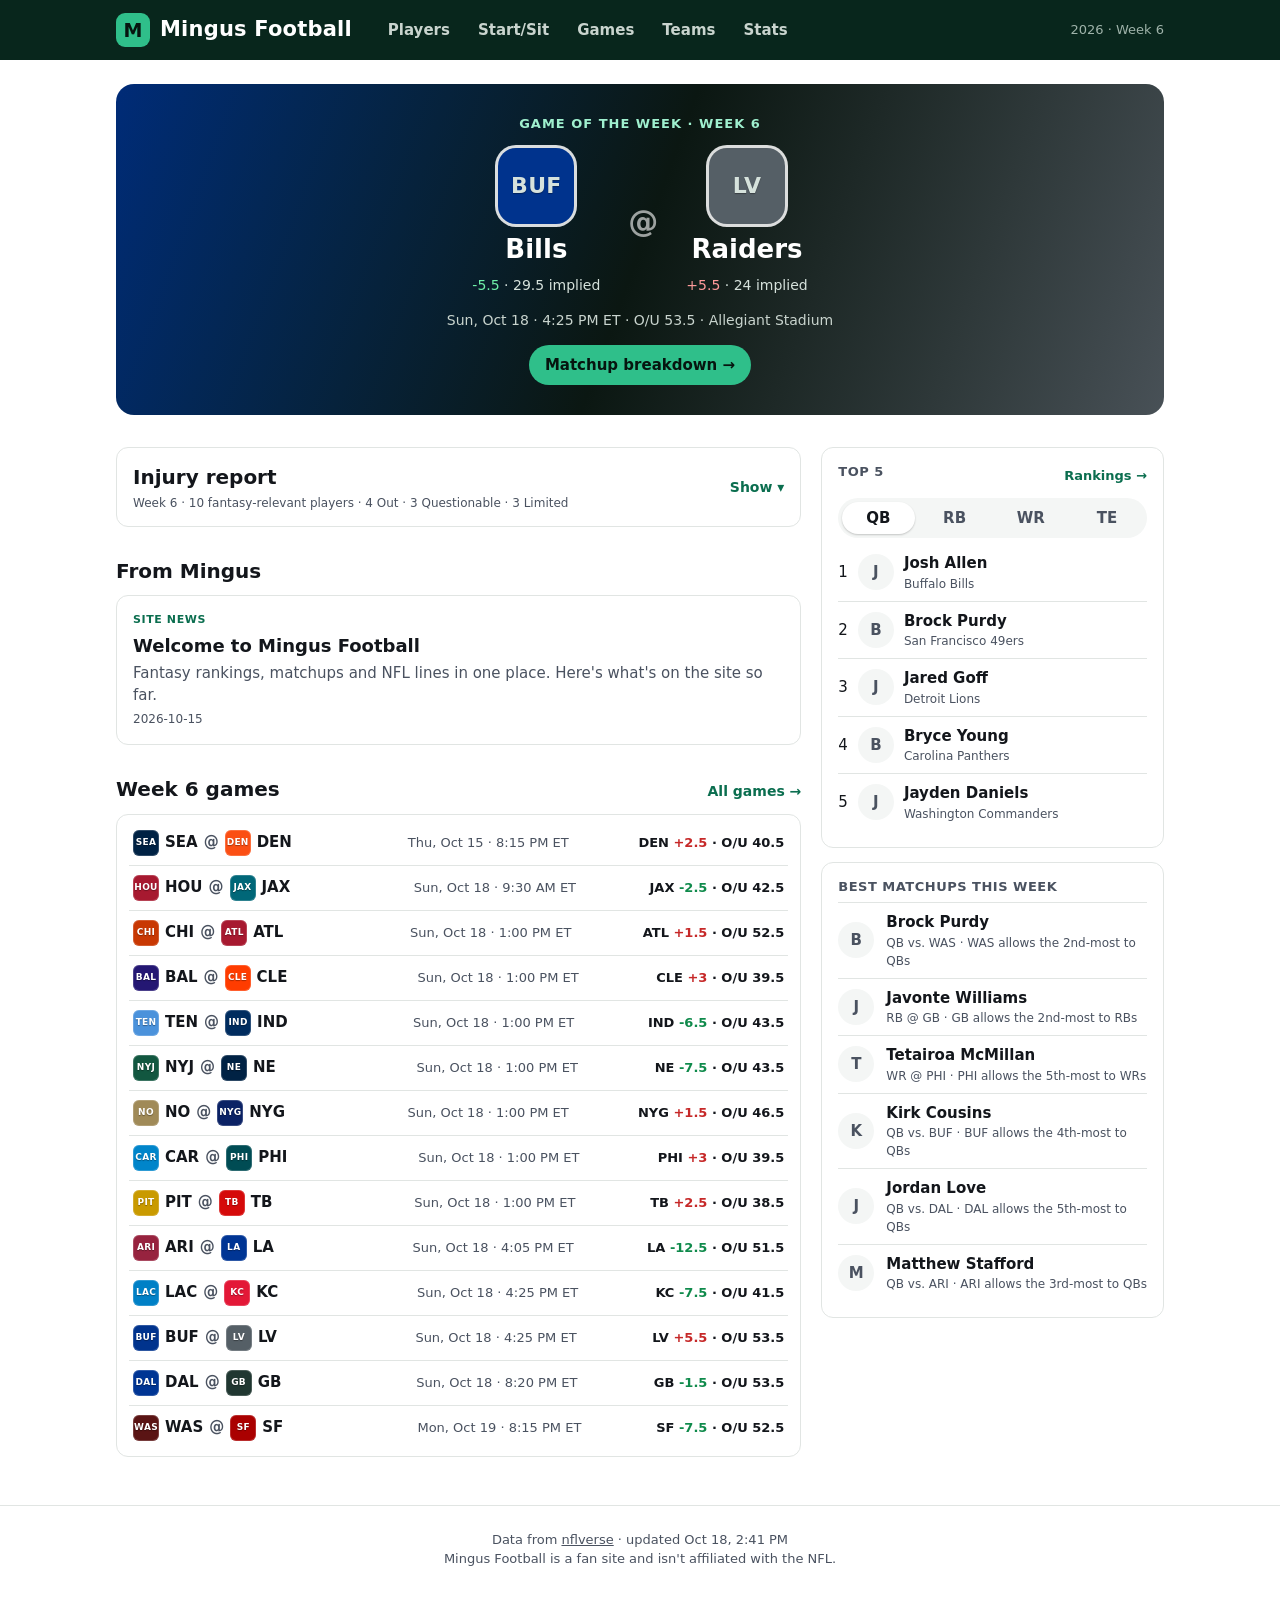
<file: site/index.html>
<!doctype html>
<html lang="en">
<head>
  <meta charset="utf-8">
  <meta name="viewport" content="width=device-width, initial-scale=1">
  <title>Mingus Football</title>
  <meta name="description" content="Mingus Football: fantasy football research. Rankings, NFL stats and weekly lines.">
  <link rel="icon" href="data:image/svg+xml,%3Csvg xmlns=%22http://www.w3.org/2000/svg%22 viewBox=%220 0 32 32%22%3E%3Crect width=%2232%22 height=%2232%22 rx=%228%22 fill=%22%232fbf8a%22/%3E%3Ctext x=%2216%22 y=%2223%22 font-family=%22Arial%22 font-weight=%22900%22 font-size=%2220%22 text-anchor=%22middle%22 fill=%22%2306150f%22%3EM%3C/text%3E%3C/svg%3E">
  <link rel="stylesheet" href="assets/style.css">
</head>
<body>
  <main><p class="loading">Loading…</p></main>
  <script src="assets/common.js"></script>
  <script>
    Mingus.start(async (main, meta) => {
      const [players, games, teams, notes, articles] = await Promise.all([
        Mingus.load("players"), Mingus.load("games"), Mingus.load("teams"),
        Mingus.content("notes", {}), Mingus.content("articles", []),
      ]);
      const week = meta.next_week ?? meta.last_week;
      const slate = games.filter(g => g.week === week);
      const sc = Scoring.get();
      // Game of the Week: the one picked in content/notes.json, else the week's highest over/under.
      const featured = games.find(g => g.id === notes.featured_game) ||
        [...slate].sort((a, b) => (b.total || 0) - (a.total || 0))[0];
      const ranked = rankList(players.filter(p => ["QB", "RB", "WR", "TE"].includes(p.pos)), sc, meta).filter(r => r.s.g >= minGames(meta));
      const dvp = defenseVsPos(players, games, sc);
      // Game designations first (Out, Doubtful, Questionable), then practice-only tags; best players first within each.
      const SEVERITY = { Out: 0, Doubtful: 1, Questionable: 2, DNP: 3, Limited: 4 };
      const injured = ranked.filter(r => r.p.injury && !r.p.injury.reserve).slice(0, 10)
        .sort((a, b) => (SEVERITY[a.p.injury.status] ?? 5) - (SEVERITY[b.p.injury.status] ?? 5));
      const injuryCounts = Object.entries(injured.reduce((c, { p }) => ({ ...c, [p.injury.status]: (c[p.injury.status] || 0) + 1 }), {}))
        .sort((a, b) => (SEVERITY[a[0]] ?? 5) - (SEVERITY[b[0]] ?? 5)).map(([k, n]) => `${n} ${k}`).join(" · ");
      // Best matchups: top-24 players at their position facing a top-5 defense to target.
      const edges = ranked
        .filter(r => r.s.g && ranked.filter(x => x.p.pos === r.p.pos).indexOf(r) < 24)
        .map(r => ({ ...r, game: weekGame(games, r.p.team, week) }))
        .filter(r => r.game && dvp[r.game.opp]?.[r.p.pos]?.rank <= 5)
        .slice(0, 6);

      const hero = featured ? (() => {
        const a = teamGame(featured, featured.away), h = teamGame(featured, featured.home);
        return `<a class="feature" href="${gameUrl(featured)}" style="--ta:${teams[featured.away]?.color};--th:${teams[featured.home]?.color}">
          <span class="feature-eyebrow">Game of the Week · Week ${featured.week}</span>
          <div class="feature-teams">
            <div class="feature-side">${teamMark(featured.away, teams, "xl")}<strong>${esc(teamName(featured.away, teams, false))}</strong><span>${spreadTag(a.spread)} · ${fmt(a.implied)} implied</span></div>
            <span class="feature-at">@</span>
            <div class="feature-side">${teamMark(featured.home, teams, "xl")}<strong>${esc(teamName(featured.home, teams, false))}</strong><span>${spreadTag(h.spread)} · ${fmt(h.implied)} implied</span></div>
          </div>
          <span class="feature-meta">${esc(fmtKickoff(featured))} · O/U ${fmt(featured.total)} · ${esc(featured.stadium || "")}</span>
          ${notes.games?.[featured.id] ? `<span class="feature-note">${esc(notes.games[featured.id])}</span>` : ""}
          <span class="btn">Matchup breakdown →</span>
        </a>`;
      })() : "";

      main.innerHTML = `
        ${hero}
        <div class="home-grid">
          <div class="home-main">
            <section class="section">
              <details class="card injury-drop">
                <summary>
                  <span class="injury-sum"><strong>Injury report</strong>
                    <span class="muted small">Week ${meta.injury_week ?? week} · ${injured.length ? `${injured.length} fantasy-relevant players${injuryCounts ? ` · ${injuryCounts}` : ""}` : "no fantasy-relevant injuries yet"}</span></span>
                  <span class="injury-toggle" aria-hidden="true"></span>
                </summary>
                <div class="list-card">
                ${injured.map(({ p }) => `<a class="list-row" href="${playerUrl(p)}">
                  ${headshot(p, "sm")}
                  <span class="list-main"><strong>${esc(p.name)}</strong><span class="muted">${esc(p.pos)} · ${esc(p.team)}${p.injury.injury ? ` · ${esc(p.injury.injury)}` : ""}</span></span>
                  ${injuryTag(p.injury)}
                </a>`).join("") || `<p class="muted">No fantasy-relevant injuries reported yet this week.</p>`}
                </div>
              </details>
            </section>

            <section class="section">
              <div class="section-head"><h2>From Mingus</h2></div>
              <div class="articles">
                ${articles.map(a => `<details class="article card">
                  <summary>
                    <span class="article-tag">${esc(a.tag || "Article")}</span>
                    <strong>${esc(a.title)}</strong>
                    <span class="muted">${esc(a.summary || "")}</span>
                    <span class="muted small">${esc(a.date || "")}</span>
                  </summary>
                  <p>${esc(a.body || "")}</p>
                </details>`).join("") || `<p class="muted">No articles yet.</p>`}
              </div>
            </section>

            <section class="section">
              <div class="section-head"><h2>Week ${week} games</h2><a href="games.html">All games →</a></div>
              <div class="card list-card">
                ${slate.map(g => {
                  const h = teamGame(g, g.home);
                  return `<a class="list-row game-line" href="${gameUrl(g)}">
                    <span class="gl-teams">${teamMark(g.away, teams, "sm")} ${esc(g.away)} <span class="muted">@</span> ${teamMark(g.home, teams, "sm")} ${esc(g.home)}</span>
                    <span class="muted gl-time">${esc(fmtKickoff(g))}</span>
                    <span class="gl-line">${esc(g.home)} ${spreadTag(h.spread)} · O/U ${fmt(g.total)}</span>
                  </a>`;
                }).join("")}
              </div>
            </section>
          </div>

          <aside class="home-side">
            <section class="card side-card">
              <div class="card-head"><h3>Top 5</h3><a class="small-link" href="rankings.html">Rankings →</a></div>
              <div class="mini-tabs" role="tablist">${["QB", "RB", "WR", "TE"].map((p, i) => `<button role="tab" data-pos="${p}" aria-selected="${i === 0}">${p}</button>`).join("")}</div>
              <ol class="top5"></ol>
            </section>
            <section class="card side-card">
              <h3>Best matchups this week</h3>
              ${edges.map(({ p, game }) => `<a class="list-row" href="${playerUrl(p)}">
                ${headshot(p, "sm")}
                <span class="list-main"><strong>${esc(p.name)}</strong>
                <span class="muted">${esc(p.pos)} ${esc(oppLabel(game))} · ${esc(game.opp)} allows the ${ordinal(dvp[game.opp][p.pos].rank)}-most to ${p.pos}s</span></span>
              </a>`).join("") || `<p class="muted">Check back once the week's games are set.</p>`}
            </section>
          </aside>
        </div>`;

      const top5 = main.querySelector(".top5");
      const showPos = pos => {
        main.querySelectorAll(".mini-tabs button").forEach(b => b.setAttribute("aria-selected", b.dataset.pos === pos));
        top5.innerHTML = ranked.filter(r => r.p.pos === pos).slice(0, 5).map(({ p }, i) => `<li><a href="${playerUrl(p)}">
          <span class="lrank">${i + 1}</span>${headshot(p, "sm")}
          <span class="list-main"><strong>${esc(p.name)}</strong><span class="muted">${esc(teamName(p.team, teams))}</span></span></a></li>`).join("");
      };
      main.querySelectorAll(".mini-tabs button").forEach(b => b.onclick = () => showPos(b.dataset.pos));
      showPos("QB");
    });
  </script>
</body>
</html>
</file>
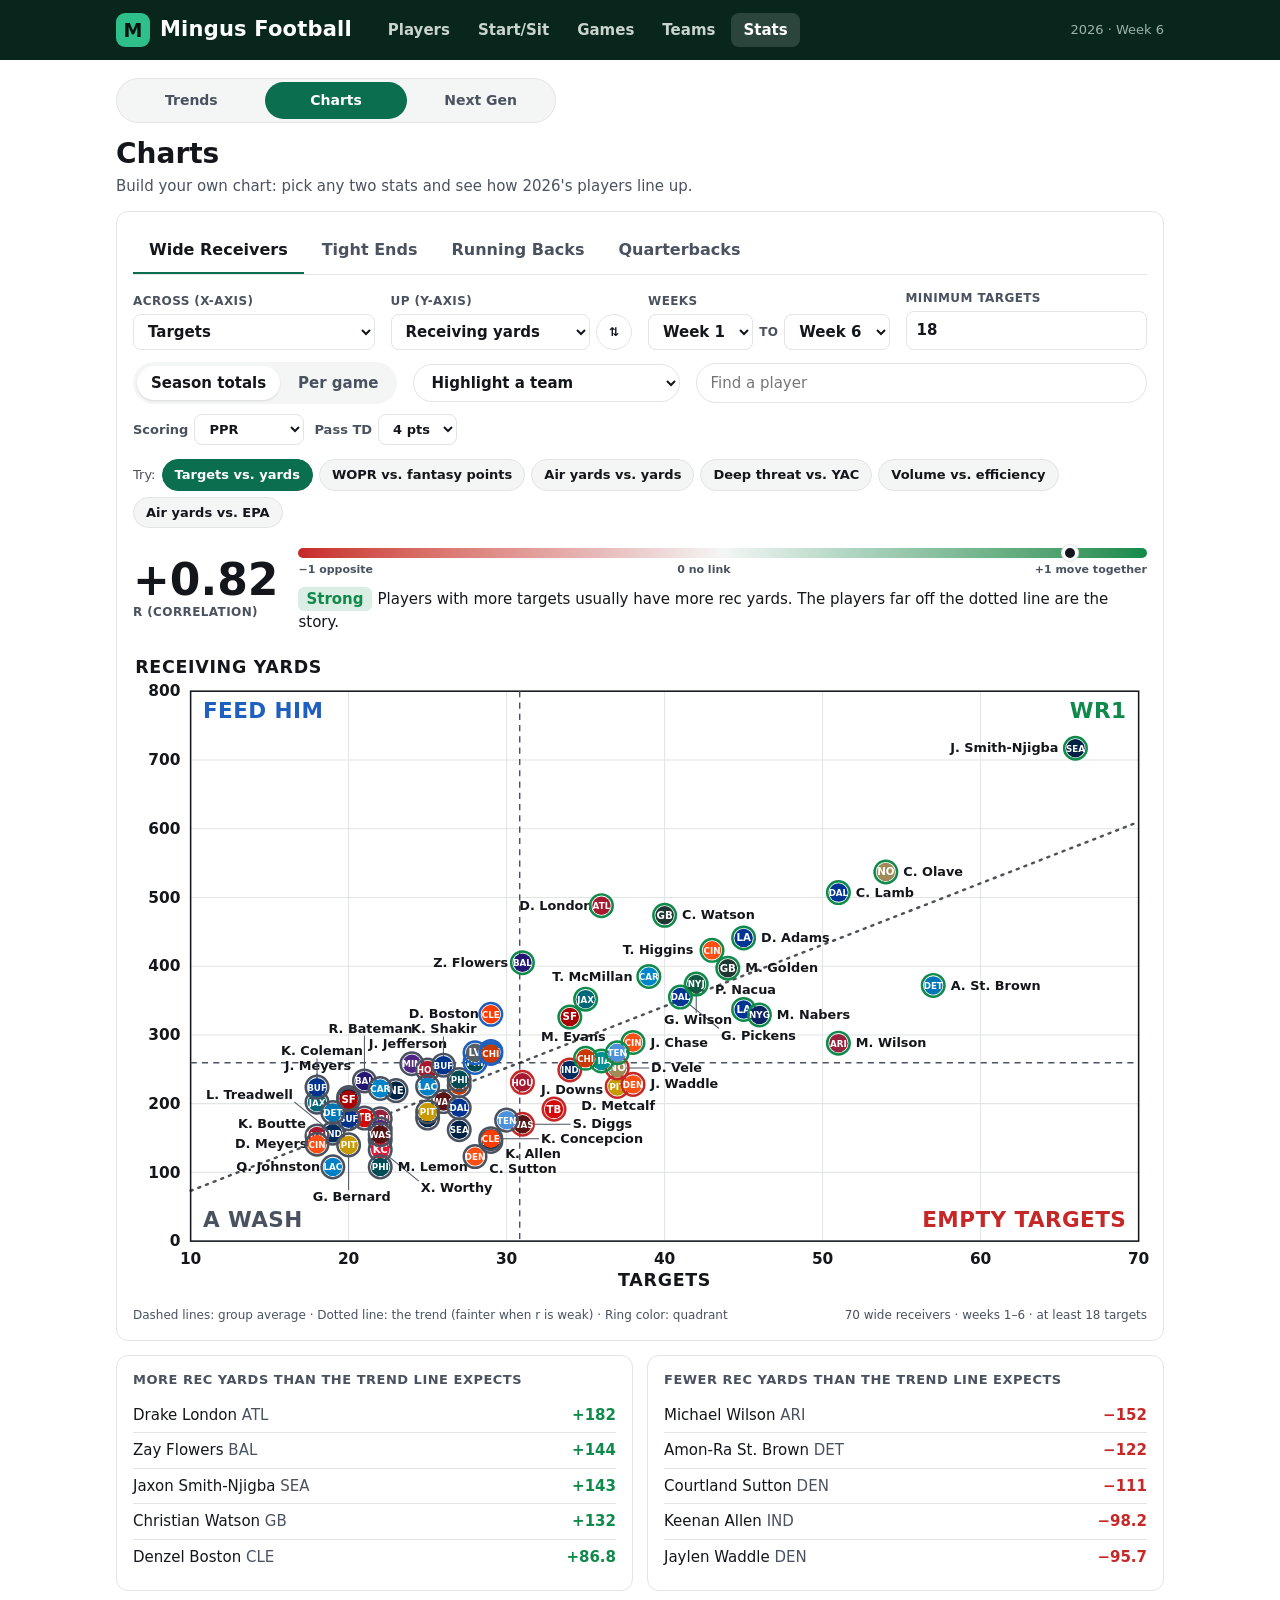
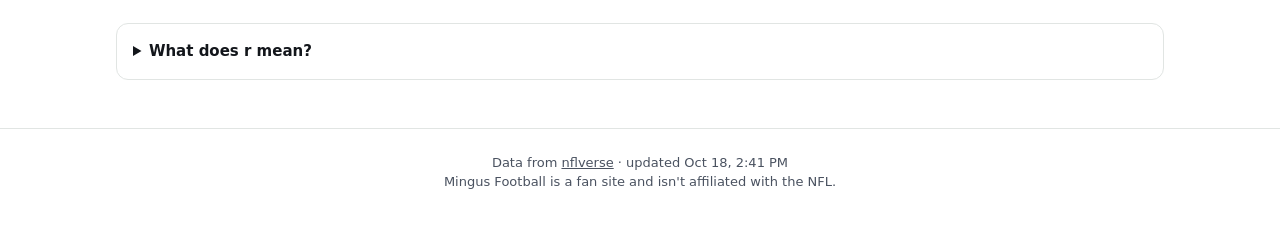
<file: site/analytics.html>
<!doctype html>
<html lang="en">
<head>
  <meta charset="utf-8">
  <meta name="viewport" content="width=device-width, initial-scale=1">
  <title>Charts · Mingus Football</title>
  <link rel="icon" href="data:image/svg+xml,%3Csvg xmlns=%22http://www.w3.org/2000/svg%22 viewBox=%220 0 32 32%22%3E%3Crect width=%2232%22 height=%2232%22 rx=%228%22 fill=%22%232fbf8a%22/%3E%3Ctext x=%2216%22 y=%2223%22 font-family=%22Arial%22 font-weight=%22900%22 font-size=%2220%22 text-anchor=%22middle%22 fill=%22%2306150f%22%3EM%3C/text%3E%3C/svg%3E">
  <link rel="stylesheet" href="assets/style.css">
</head>
<body>
  <main><p class="loading">Loading…</p></main>
  <script src="assets/common.js"></script>
  <script>
    // ---------- Stats you can put on an axis ----------
    // Each stat works off a player's totals for the chosen weeks (a). "count" stats can be shown per game;
    // "rate" stats are already per-something. fn returns null when the stat can't be worked out (e.g. 0 targets).
    const div = (a, b) => (b ? a / b : null);
    const STAT_GROUPS = {
      fantasy: ["Fantasy", [
        ["fpts", "Fantasy points", "Fantasy pts", "count", "d1", a => a.fpts],
      ]],
      rec: ["Receiving", [
        ["tgt", "Targets", "Targets", "count", "int", a => a.t.tgt],
        ["rec", "Catches", "Catches", "count", "int", a => a.t.rec],
        ["rec_yds", "Receiving yards", "Rec yards", "count", "int", a => a.t.rec_yds],
        ["rec_td", "Receiving TDs", "Rec TDs", "count", "int", a => a.t.rec_td],
        ["rec_fd", "Receiving first downs", "Rec 1st downs", "count", "int", a => a.t.rec_fd],
        ["rec_air", "Air yards", "Air yards", "count", "int", a => a.t.rec_air],
        ["yac", "Yards after catch", "YAC", "count", "int", a => a.t.yac],
        ["rec_epa", "Receiving EPA", "Rec EPA", "count", "d1", a => a.t.rec_epa],
        ["tgt_share", "Target share", "Target share", "rate", "pct", a => a.tgt_sh],
        ["ay_share", "Air yards share", "Air yds share", "rate", "pct", a => a.ay_sh],
        ["wopr", "WOPR (target + air yards share)", "WOPR", "rate", "d2", a => (a.tgt_sh === null ? null : 1.5 * a.tgt_sh + 0.7 * a.ay_sh)],
        ["catch_pct", "Catch rate", "Catch rate", "rate", "pct", a => div(a.t.rec, a.t.tgt)],
        ["ypt", "Yards per target", "Yds/target", "rate", "d1", a => div(a.t.rec_yds, a.t.tgt)],
        ["ypr", "Yards per catch", "Yds/catch", "rate", "d1", a => div(a.t.rec_yds, a.t.rec)],
        ["adot", "aDOT (avg depth of target)", "aDOT", "rate", "d1", a => div(a.t.rec_air, a.t.tgt)],
        ["yac_rec", "YAC per catch", "YAC/catch", "rate", "d1", a => div(a.t.yac, a.t.rec)],
        ["epa_tgt", "EPA per target", "EPA/target", "rate", "d2", a => div(a.t.rec_epa, a.t.tgt)],
        ["racr", "RACR (rec yards ÷ air yards)", "RACR", "rate", "d2", a => (a.t.rec_air > 0 ? a.t.rec_yds / a.t.rec_air : null)],
      ]],
      rush: ["Rushing", [
        ["car", "Carries", "Carries", "count", "int", a => a.t.car],
        ["rush_yds", "Rushing yards", "Rush yards", "count", "int", a => a.t.rush_yds],
        ["rush_td", "Rushing TDs", "Rush TDs", "count", "int", a => a.t.rush_td],
        ["rush_fd", "Rushing first downs", "Rush 1st downs", "count", "int", a => a.t.rush_fd],
        ["rush_epa", "Rushing EPA", "Rush EPA", "count", "d1", a => a.t.rush_epa],
        ["touches", "Touches (carries + catches)", "Touches", "count", "int", a => a.t.car + a.t.rec],
        ["scrim", "Scrimmage yards", "Scrim yards", "count", "int", a => a.t.rush_yds + a.t.rec_yds],
        ["ypc", "Yards per carry", "Yds/carry", "rate", "d1", a => div(a.t.rush_yds, a.t.car)],
        ["epa_car", "EPA per carry", "EPA/carry", "rate", "d2", a => div(a.t.rush_epa, a.t.car)],
      ]],
      pass: ["Passing", [
        ["att", "Pass attempts", "Attempts", "count", "int", a => a.t.att],
        ["pass_yds", "Passing yards", "Pass yards", "count", "int", a => a.t.pass_yds],
        ["pass_td", "Passing TDs", "Pass TDs", "count", "int", a => a.t.pass_td],
        ["int", "Interceptions", "INTs", "count", "int", a => a.t.int],
        ["sk", "Sacks taken", "Sacks", "count", "int", a => a.t.sk],
        ["pass_air", "Passing air yards", "Air yards", "count", "int", a => a.t.pass_air],
        ["pass_epa", "Passing EPA", "Pass EPA", "count", "d1", a => a.t.pass_epa],
        ["cmp_pct", "Completion %", "Comp %", "rate", "pct", a => div(a.t.cmp, a.t.att)],
        ["cpoe", "CPOE (completion % over expected)", "CPOE", "rate", "d1", a => a.cpoe],
        ["ypa", "Yards per attempt", "Yds/att", "rate", "d1", a => div(a.t.pass_yds, a.t.att)],
        ["pass_adot", "aDOT (avg depth of throw)", "aDOT", "rate", "d1", a => div(a.t.pass_air, a.t.att)],
        ["td_pct", "TD rate", "TD rate", "rate", "pct", a => div(a.t.pass_td, a.t.att)],
        ["int_pct", "Interception rate", "INT rate", "rate", "pct", a => div(a.t.int, a.t.att)],
        ["sack_pct", "Sack rate", "Sack rate", "rate", "pct", a => div(a.t.sk, a.t.att + a.t.sk)],
        ["epa_db", "EPA per dropback", "EPA/dropback", "rate", "d2", a => div(a.t.pass_epa, a.t.att + a.t.sk)],
      ]],
    };
    const STATS = {};
    for (const [group, [, list]] of Object.entries(STAT_GROUPS)) {
      for (const [key, label, short, kind, fmtType, fn] of list) STATS[key] = { key, label, short, kind, fmtType, fn, group };
    }

    // Which stat groups each position can pick from, its volume stat for the minimum, a sensible
    // minimum per week, and the axes it opens with.
    const POSITIONS = {
      WR: { groups: ["fantasy", "rec", "rush"], vol: "tgt", perWeek: 3.5, x: "tgt", y: "rec_yds" },
      TE: { groups: ["fantasy", "rec"], vol: "tgt", perWeek: 2.5, x: "tgt", y: "rec_yds" },
      RB: { groups: ["fantasy", "rush", "rec"], vol: "touches", perWeek: 7, x: "touches", y: "fpts" },
      QB: { groups: ["fantasy", "pass", "rush"], vol: "att", perWeek: 15, x: "att", y: "fpts" },
    };

    // One-click pairings. q names the quadrants [top-right, top-left, bottom-right, bottom-left].
    const PRESETS = {
      WR: [
        { name: "Targets vs. yards", x: "tgt", y: "rec_yds", q: ["WR1", "Feed him", "Empty targets", "A wash"] },
        { name: "WOPR vs. fantasy points", x: "wopr", y: "fpts", q: ["Earned it", "Beating his role", "Due for more", "Bench"] },
        { name: "Air yards vs. yards", x: "rec_air", y: "rec_yds", q: ["Cashing in", "Doing more with less", "Leaving yards out there", "Quiet"] },
        { name: "Deep threat vs. YAC", x: "adot", y: "yac_rec", q: ["Does it all", "YAC monster", "Deep threat", "Short and stopped"] },
        { name: "Volume vs. efficiency", x: "tgt", y: "ypt", q: ["Alpha", "Efficient", "Volume only", "A wash"] },
        { name: "Air yards vs. EPA", x: "rec_air", y: "rec_epa" },
      ],
      TE: [
        { name: "Targets vs. yards", x: "tgt", y: "rec_yds", q: ["TE1", "Feed him", "Empty targets", "A wash"] },
        { name: "Target share vs. fantasy points", x: "tgt_share", y: "fpts", q: ["Earned it", "Beating his role", "Due for more", "Bench"] },
        { name: "Catch rate vs. yards per catch", x: "catch_pct", y: "ypr", q: ["Sure-handed and explosive", "Big-play only", "Safety valve", "A wash"] },
        { name: "Volume vs. efficiency", x: "tgt", y: "ypt", q: ["Alpha", "Efficient", "Volume only", "A wash"] },
      ],
      RB: [
        { name: "Touches vs. fantasy points", x: "touches", y: "fpts", q: ["RB1", "Make the most of it", "Workhorse, few points", "A wash"] },
        { name: "Carries vs. yards per carry", x: "car", y: "ypc", q: ["Bell cow", "Change of pace", "Grinder", "A wash"] },
        { name: "Targets vs. rushing yards", x: "tgt", y: "rush_yds", q: ["Three-down back", "Early-down back", "Pass-catching back", "A wash"] },
        { name: "Yards per carry vs. EPA per carry", x: "ypc", y: "epa_car" },
      ],
      QB: [
        { name: "Attempts vs. fantasy points", x: "att", y: "fpts", q: ["Volume and production", "Efficient scorer", "Volume, few points", "A wash"] },
        { name: "CPOE vs. EPA per dropback", x: "cpoe", y: "epa_db", q: ["Elite", "Making plays", "Accurate, not dangerous", "Struggling"] },
        { name: "Depth of throw vs. completion %", x: "pass_adot", y: "cmp_pct", q: ["Aggressive and accurate", "Checkdown king", "Gunslinger", "A wash"] },
        { name: "Rushing yards vs. fantasy points", x: "rush_yds", y: "fpts", q: ["Dual threat", "Pocket passer", "Runs, few points", "A wash"] },
      ],
    };

    // ---------- Math ----------
    function pearson(pts) {
      const n = pts.length;
      if (n < 3) return null;
      const mx = pts.reduce((s, p) => s + p.x, 0) / n, my = pts.reduce((s, p) => s + p.y, 0) / n;
      let sxy = 0, sxx = 0, syy = 0;
      for (const p of pts) { sxy += (p.x - mx) * (p.y - my); sxx += (p.x - mx) ** 2; syy += (p.y - my) ** 2; }
      if (!sxx || !syy) return null;
      return { r: sxy / Math.sqrt(sxx * syy), slope: sxy / sxx, icpt: my - (sxy / sxx) * mx, mx, my };
    }

    // "Nice" axis ticks covering [lo, hi].
    function ticks(lo, hi, count = 7) {
      const span = hi - lo || 1, raw = span / count, mag = 10 ** Math.floor(Math.log10(raw));
      const step = [1, 2, 2.5, 5, 10].map(m => m * mag).find(s => span / s <= count) || 10 * mag;
      const start = Math.floor(lo / step) * step, out = [];
      for (let v = start; v <= hi + step * 1e-9; v += step) out.push(Math.round(v / step) * step);
      if (out[out.length - 1] < hi) out.push(out[out.length - 1] + step);
      return { list: out, step };
    }

    function fmtStat(v, type) {
      if (v === null || v === undefined || Number.isNaN(v)) return "—";
      if (type === "pct") return `${(v * 100).toFixed(1)}%`;
      if (type === "int") return Math.abs(v) >= 100 || Number.isInteger(v) ? Math.round(v).toLocaleString() : v.toFixed(1);
      return v.toFixed(type === "d2" ? 2 : 1);
    }

    // "Rec yards" -> "rec yards" for use mid-sentence; acronyms like CPOE, aDOT and EPA stay as they are.
    const mid = s => s.replace(/\b[A-Z][a-z]+\b/g, w => w.toLowerCase());

    // What r means, in plain words.
    // scope is "" for a long enough window, or e.g. "Week 6" when only a week or two is charted.
    function verdict(r, xs, ys, scope = "") {
      const a = Math.abs(r), dir = r >= 0 ? "more" : "less";
      if (scope && a < 0.5) {
        return a >= 0.3
          ? { label: "Weak", cls: "var(--q)", text: `In ${scope}, there's only a slight trend between ${xs} and ${ys}. A week or two is a small, noisy sample, so check the full season before writing ${xs} off.` }
          : { label: "Little to none", cls: "var(--down)", text: `In ${scope}, ${xs} told you almost nothing about ${ys}. A week or two is a small, noisy sample, so check the full season before writing ${xs} off.` };
      }
      if (a >= 0.9) return { label: "Very strong", cls: "var(--up)",
        text: `${xs[0].toUpperCase() + xs.slice(1)} and ${ys} move almost in lockstep, so they nearly measure the same thing. Expect few surprises on this chart.` };
      if (a >= 0.7) return { label: "Strong", cls: "var(--up)",
        text: `Players with more ${xs} usually have ${dir} ${ys}. The players far off the dotted line are the story.` };
      if (a >= 0.5) return { label: "Moderate", cls: "var(--brand)",
        text: `There's a clear trend (more ${xs} tends to mean ${dir} ${ys}), with plenty of exceptions.` };
      if (a >= 0.3) return { label: "Weak", cls: "var(--q)",
        text: `There's only a slight trend. ${xs[0].toUpperCase() + xs.slice(1)} is a rough guide to ${ys} at best, so don't lean on the dotted line.` };
      return { label: "Little to none", cls: "var(--down)",
        text: `${xs[0].toUpperCase() + xs.slice(1)} tells you almost nothing about ${ys}. The dotted line is mostly noise here, but the quadrants still show who's high on both, high on one, or neither.` };
    }

    // ---------- Page ----------
    Mingus.start(async (main, meta) => {
      const [players, teams] = await Promise.all([Mingus.load("players"), Mingus.load("teams")]);
      const lastWeek = meta.last_week || 1;
      const params = new URLSearchParams(location.search);
      const pos0 = POSITIONS[params.get("pos")] ? params.get("pos") : "WR";
      const state = {
        pos: pos0, x: params.get("x"), y: params.get("y"), pg: params.get("pg") === "1",
        from: 1, to: lastWeek, min: null, team: "", q: "", sc: Scoring.get(),
      };
      const fixAxes = () => {
        const ok = k => STATS[k] && POSITIONS[state.pos].groups.includes(STATS[k].group);
        if (!ok(state.x)) state.x = POSITIONS[state.pos].x;
        if (!ok(state.y)) state.y = POSITIONS[state.pos].y;
      };
      fixAxes();
      // One week of slack covers a bye or a week that's only partly played.
      const defaultMin = () => Math.round(POSITIONS[state.pos].perWeek * Math.max(1, state.to - state.from));
      state.min = defaultMin();

      const weekOpts = Array.from({ length: lastWeek }, (_, i) => `<option value="${i + 1}">Week ${i + 1}</option>`).join("");
      main.innerHTML = `
        <div class="page-head">
          <div><h1>Charts</h1><p class="muted sub-head">Build your own chart: pick any two stats and see how ${meta.season}'s players line up.</p></div>
        </div>
        <section class="card cb">
          <div class="tabs-bar" role="tablist" aria-label="Position">
            ${Object.keys(POSITIONS).map(p => `<button class="pos-tab" role="tab" data-pos="${p}"><span class="nl">${TAB_LABELS[p]}</span><span class="ns">${p}</span></button>`).join("")}
          </div>
          <div class="cb-controls">
            <label class="cb-field" for="cb-x">Across (x-axis)<span class="cb-axis"><select id="cb-x"></select></span></label>
            <label class="cb-field" for="cb-y">Up (y-axis)<span class="cb-axis"><select id="cb-y"></select>
              <button class="btn-plain cb-swap" type="button" id="cb-swap" title="Swap axes" aria-label="Swap axes">⇅</button></span></label>
            <div class="cb-field">Weeks<span class="cb-weeks">
              <select id="cb-from" aria-label="From week">${weekOpts}</select><span>to</span>
              <select id="cb-to" aria-label="To week">${weekOpts}</select></span></div>
            <label class="cb-field" for="cb-min"><span id="cb-min-label">Minimum</span><input id="cb-min" type="number" min="0" step="1"></label>
          </div>
          <div class="cb-row" style="margin-top:12px">
            <div class="tabs" role="group" aria-label="Totals or per game">
              <button class="tab" type="button" data-pg="0">Season totals</button>
              <button class="tab" type="button" data-pg="1">Per game</button>
            </div>
            <select class="filter" id="cb-team" aria-label="Highlight a team"><option value="">Highlight a team</option>
              ${Object.keys(teams).sort((a, b) => teamName(a, teams).localeCompare(teamName(b, teams))).map(a => `<option value="${a}">${esc(teamName(a, teams))}</option>`).join("")}
            </select>
            <input class="search" id="cb-find" type="search" placeholder="Find a player" aria-label="Find a player">
            <div class="cb-scoring"></div>
          </div>
          <div class="cb-presets"></div>

          <div class="cb-r">
            <div class="cb-rnum"><span id="cb-rval">—</span><small>r (correlation)</small></div>
            <div>
              <div class="cb-meter" aria-hidden="true"><i id="cb-rdot"></i></div>
              <div class="cb-scale"><span>−1 opposite</span><span>0 no link</span><span>+1 move together</span></div>
              <p class="cb-verdict" id="cb-verdict" style="margin-top:8px"></p>
              <p class="cb-warn" id="cb-warn" hidden></p>
            </div>
          </div>
          <div class="cb-chart"><svg id="cb-svg" viewBox="0 0 1000 640" role="img"></svg></div>
          <div class="cb-legend">
            <span>Dashed lines: group average · Dotted line: the trend (fainter when r is weak) · Ring color: quadrant</span>
            <span id="cb-n"></span>
          </div>
        </section>

        <div class="cb-out">
          <section class="card"><h3>Above the trend line</h3><ol id="cb-above"></ol></section>
          <section class="card"><h3>Below the trend line</h3><ol id="cb-below"></ol></section>
        </div>

        <section class="card cb-explain section">
          <details>
            <summary>What does r mean?</summary>
            <p><strong>r</strong> (the correlation) measures how closely two stats move together, on a scale from −1 to +1.</p>
            <ul>
              <li><strong>Close to +1:</strong> when one goes up, the other almost always goes up too. Targets and receiving yards are usually around 0.8.</li>
              <li><strong>Close to 0:</strong> no real connection. Knowing one tells you nothing about the other.</li>
              <li><strong>Close to −1:</strong> when one goes up, the other goes down. Deeper targets usually mean a lower catch rate.</li>
            </ul>
            <p>A rough guide: 0.7 or higher is strong, 0.5–0.7 moderate, 0.3–0.5 weak, and under 0.3 is little to none (the same goes for negative numbers).</p>
            <p><strong>A low r isn't a broken chart.</strong> It means the dotted trend line is a bad predictor, so ignore it and read the chart by its quadrants instead: who's high on both stats, high on one, or neither. Volume vs. efficiency charts often have an r near 0 and are some of the most interesting ones.</p>
            <p><strong>A very high r (0.9+)</strong> usually means the two stats are close to the same thing (yards and first downs, for example), so the dots sit on one line and few players stand out.</p>
            <p><strong>Two more things to keep in mind.</strong> A strong r doesn't mean one stat causes the other; often both come from playing time. And r can swing a lot with only a game or two of data: a single week mostly measures luck (one long touchdown, one quiet game), so for a stat's real link to fantasy points, use as many weeks as you can. When you pick just a week or two, the page shows the full-season r alongside for comparison.</p>
          </details>
        </section>`;

      const $ = id => document.getElementById(id);
      const svg = $("cb-svg"), NS = "http://www.w3.org/2000/svg";
      const tip = document.createElement("div");
      tip.className = "cb-tip"; tip.hidden = true; document.body.appendChild(tip);
      $("cb-from").value = state.from; $("cb-to").value = state.to;

      function fillAxisSelects() {
        const opts = POSITIONS[state.pos].groups.map(g => `<optgroup label="${STAT_GROUPS[g][0]}">${
          STAT_GROUPS[g][1].map(([k, label]) => `<option value="${k}">${esc(label)}</option>`).join("")}</optgroup>`).join("");
        $("cb-x").innerHTML = opts; $("cb-y").innerHTML = opts;
        $("cb-x").value = state.x; $("cb-y").value = state.y;
        $("cb-min-label").textContent = `Minimum ${mid(STATS[POSITIONS[state.pos].vol].short)}`;
        $("cb-min").value = state.min;
        main.querySelectorAll(".pos-tab").forEach(b => b.setAttribute("aria-selected", b.dataset.pos === state.pos));
      }

      // Totals for a player over the chosen weeks.
      function aggregate(p, from = state.from, to = state.to) {
        const log = p.log.filter(e => e.week >= from && e.week <= to);
        if (!log.length) return null;
        const t = new Proxy({}, { get: (o, k) => o[k] || 0 });
        let cpoeW = 0, cpoeAtt = 0, tsh = 0, ash = 0, fpts = 0;
        for (const e of log) {
          for (const [k, v] of Object.entries(e)) if (typeof v === "number" && k !== "week") t[k] = t[k] + v;
          if (e.cpoe !== undefined && e.att) { cpoeW += e.cpoe * e.att; cpoeAtt += e.att; }
          tsh += e.tgt_sh || 0; ash += e.ay_sh || 0;
          fpts += scoreGame(e, p.pos, state.sc);
        }
        const g = log.length;
        return { t, g, fpts, cpoe: cpoeAtt ? cpoeW / cpoeAtt : null, tgt_sh: tsh / g, ay_sh: ash / g };
      }
      function value(stat, a) {
        const v = stat.fn(a);
        if (v === null || v === undefined || !Number.isFinite(v)) return null;
        return state.pg && stat.kind === "count" ? v / a.g : v;
      }

      function el(tag, attrs, parent, text) {
        const e = document.createElementNS(NS, tag);
        for (const k in attrs) e.setAttribute(k, attrs[k]);
        if (text !== undefined) e.textContent = text;
        parent.appendChild(e);
        return e;
      }

      function draw() {
        const P = POSITIONS[state.pos], X = STATS[state.x], Y = STATS[state.y], vol = STATS[P.vol];
        const xs = mid(X.short), ys = mid(Y.short);
        const preset = PRESETS[state.pos].find(p => p.x === state.x && p.y === state.y);
        main.querySelectorAll("[data-pg]").forEach(b => b.setAttribute("aria-pressed", String(state.pg) === String(b.dataset.pg === "1")));
        main.querySelectorAll(".cb-presets .chip-btn").forEach(b => b.setAttribute("aria-pressed", String(b.dataset.x === state.x && b.dataset.y === state.y)));
        history.replaceState(null, "", `analytics.html?pos=${state.pos}&x=${state.x}&y=${state.y}${state.pg ? "&pg=1" : ""}`);

        const collect = (from, to, min) => {
          const out = [];
          for (const p of players) {
            if (p.pos !== state.pos) continue;
            const a = aggregate(p, from, to);
            if (!a || (vol.fn(a) || 0) < min) continue;
            const x = value(X, a), y = value(Y, a);
            if (x === null || y === null) continue;
            out.push({ p, a, x, y });
          }
          return out;
        };
        const pts = collect(state.from, state.to, state.min);
        const fit = pearson(pts);
        // A week or two is noisy: compare with the full season so far (default minimum for those weeks).
        const span = state.to - state.from + 1;
        const short = span <= 2 && lastWeek > span;
        const scope = short ? (span === 1 ? `Week ${state.from} alone` : `Weeks ${state.from}–${state.to} alone`) : "";
        const seasonFit = short ? pearson(collect(1, lastWeek, Math.round(P.perWeek * Math.max(1, lastWeek - 1)))) : null;
        const sfx = st => (state.pg && st.kind === "count" ? " per game" : "");

        // Correlation readout
        $("cb-n").textContent = `${pts.length} ${TAB_LABELS[state.pos].toLowerCase()} · weeks ${state.from}–${state.to} · at least ${state.min} ${mid(vol.short)}`;
        const warn = $("cb-warn");
        if (!fit) {
          $("cb-rval").textContent = "—"; $("cb-rdot").style.left = "50%";
          $("cb-verdict").textContent = pts.length < 3 ? "Not enough players to chart. Lower the minimum or widen the weeks." : "One of these stats is the same for every player, so there's nothing to compare.";
          warn.hidden = true;
        } else {
          const v = verdict(fit.r, xs + sfx(X), ys + sfx(Y), scope);
          $("cb-rval").textContent = (fit.r >= 0 ? "+" : "−") + Math.abs(fit.r).toFixed(2);
          $("cb-rdot").style.left = `${(fit.r + 1) * 50}%`;
          $("cb-verdict").innerHTML = `<strong style="--vc:${v.cls}">${v.label}</strong>${esc(v.text)}`;
          const notes = [];
          if (seasonFit) {
            const sv = verdict(seasonFit.r, xs, ys);
            notes.push(`Over the full season so far (weeks 1–${lastWeek}), r is ${(seasonFit.r >= 0 ? "+" : "−") + Math.abs(seasonFit.r).toFixed(2)} (${sv.label.toLowerCase()}). One week can swing on a long touchdown or a quiet game, so lean on the bigger sample.`);
          }
          if (pts.length < 15) notes.push(`Only ${pts.length} players, so this r could change a lot. Lower the minimum or widen the weeks for a steadier number.`);
          if (state.x === state.y) notes.push("Both axes are the same stat, so r is exactly 1. Pick two different stats.");
          warn.textContent = notes.join(" "); warn.hidden = !notes.length;
        }

        // Chart
        svg.innerHTML = "";
        svg.setAttribute("aria-label", `Scatter plot of ${X.label}${sfx(X)} against ${Y.label}${sfx(Y)}`);
        const narrow = svg.parentNode.clientWidth < 640;
        const W = narrow ? 560 : 1000, H = narrow ? 620 : 640, M = { l: 62, r: 14, t: 46, b: 58 };
        svg.setAttribute("viewBox", `0 0 ${W} ${H}`);
        if (!pts.length) { el("text", { x: W / 2, y: H / 2, "text-anchor": "middle", fill: "var(--muted)", "font-size": 18 }, svg, "No players match these settings."); return; }
        const pad = (lo, hi) => { const s = (hi - lo) || Math.abs(hi) || 1; return [lo - s * 0.06, hi + s * 0.06]; };
        const [x0, x1] = pad(Math.min(...pts.map(d => d.x)), Math.max(...pts.map(d => d.x)));
        const [y0, y1] = pad(Math.min(...pts.map(d => d.y)), Math.max(...pts.map(d => d.y)));
        const tx = ticks(x0, x1, narrow ? 5 : 8), ty = ticks(y0, y1, 7);
        const xa = tx.list[0], xb = tx.list[tx.list.length - 1], ya = ty.list[0], yb = ty.list[ty.list.length - 1];
        const sx = v => M.l + (v - xa) / (xb - xa) * (W - M.l - M.r), sy = v => H - M.b - (v - ya) / (yb - ya) * (H - M.t - M.b);
        const tickFmt = (v, st) => st.fmtType === "pct" ? `${Math.round(v * 1000) / 10}%` : String(Math.round(v * 1000) / 1000);

        const g0 = el("g", {}, svg);
        for (const v of tx.list) {
          el("line", { x1: sx(v), x2: sx(v), y1: M.t, y2: H - M.b, stroke: "var(--border)" }, g0);
          el("text", { x: sx(v), y: H - M.b + 22, "text-anchor": "middle", "font-size": 15, "font-weight": 700, fill: "var(--text)" }, g0, tickFmt(v, X));
        }
        for (const v of ty.list) {
          el("line", { x1: M.l, x2: W - M.r, y1: sy(v), y2: sy(v), stroke: "var(--border)" }, g0);
          el("text", { x: M.l - 10, y: sy(v) + 5, "text-anchor": "end", "font-size": 15, "font-weight": 700, fill: "var(--text)" }, g0, tickFmt(v, Y));
        }
        el("rect", { x: M.l, y: M.t, width: W - M.l - M.r, height: H - M.t - M.b, fill: "none", stroke: "var(--text)", "stroke-width": 1.5 }, g0);
        el("text", { x: (M.l + W - M.r) / 2, y: H - 14, "text-anchor": "middle", "font-size": 17, "font-weight": 800, fill: "var(--text)", "letter-spacing": ".04em" }, g0, (X.label + sfx(X)).toUpperCase());
        el("text", { x: 8, y: M.t - 18, "font-size": 17, "font-weight": 800, fill: "var(--text)", "letter-spacing": ".04em" }, g0, (Y.label + sfx(Y)).toUpperCase());

        // Averages, trend line and quadrant names
        const mx = fit ? fit.mx : pts.reduce((s, d) => s + d.x, 0) / pts.length;
        const my = fit ? fit.my : pts.reduce((s, d) => s + d.y, 0) / pts.length;
        el("line", { x1: sx(mx), x2: sx(mx), y1: M.t, y2: H - M.b, stroke: "var(--muted)", "stroke-dasharray": "6 5", "stroke-width": 1.4 }, g0);
        el("line", { x1: M.l, x2: W - M.r, y1: sy(my), y2: sy(my), stroke: "var(--muted)", "stroke-dasharray": "6 5", "stroke-width": 1.4 }, g0);
        const fitAt = v => fit.icpt + fit.slope * v;
        if (fit) {
          // Clip the line to the plot box.
          let lx0 = xa, lx1 = xb;
          if (fit.slope) {
            const xsAt = [(ya - fit.icpt) / fit.slope, (yb - fit.icpt) / fit.slope].sort((a, b) => a - b);
            lx0 = Math.max(xa, xsAt[0]); lx1 = Math.min(xb, xsAt[1]);
          }
          if (lx1 > lx0) el("line", { x1: sx(lx0), y1: sy(fitAt(lx0)), x2: sx(lx1), y2: sy(fitAt(lx1)), stroke: "var(--text)",
            "stroke-dasharray": "2 6", "stroke-width": 2.4, "stroke-linecap": "round", opacity: 0.25 + 0.6 * Math.min(1, Math.abs(fit.r)) }, g0);
        }
        const qn = preset?.q || [`High ${xs}, high ${ys}`, `Low ${xs}, high ${ys}`, `High ${xs}, low ${ys}`, "Low on both"];
        const QC = ["var(--q-tr)", "var(--q-tl)", "var(--q-br)", "var(--q-bl)"];
        const corners = [[W - M.r - 12, M.t + 26, "end"], [M.l + 12, M.t + 26, "start"], [W - M.r - 12, H - M.b - 14, "end"], [M.l + 12, H - M.b - 14, "start"]];
        const reserved = [];
        corners.forEach(([x, y, anchor], i) => {
          const t = el("text", { x, y, "text-anchor": anchor, "font-size": qn[i].length > 16 || narrow ? 15 : 21, "font-weight": 900, fill: QC[i], "letter-spacing": ".02em" }, g0, qn[i].toUpperCase());
          const w = t.getComputedTextLength ? t.getComputedTextLength() : qn[i].length * 13;
          reserved.push({ x: anchor === "end" ? x - w - 4 : x - 4, y: y - 22, w: w + 8, h: 30 });
        });
        const quad = d => (d.x >= mx ? (d.y >= my ? 0 : 2) : (d.y >= my ? 1 : 3));

        // Greedy label placement: outliers first, then whoever still fits.
        const R = 11, LH = 14, boxes = [];
        const overlaps = (b, o) => b.x < o.x + o.w && b.x + b.w > o.x && b.y < o.y + o.h && b.y + b.h > o.y;
        const free = b => b.x > M.l + 2 && b.x + b.w < W - M.r - 2 && b.y > M.t + 2 && b.y + b.h < H - M.b - 2
          && !boxes.some(o => overlaps(b, o)) && !reserved.some(o => overlaps(b, o))
          && !pts.some(d => { const cx = sx(d.x), cy = sy(d.y), nx = Math.max(b.x, Math.min(cx, b.x + b.w)), ny = Math.max(b.y, Math.min(cy, b.y + b.h)); return (nx - cx) ** 2 + (ny - cy) ** 2 < (R + 1) ** 2; });
        const spreadX = (xb - xa) || 1, spreadY = (yb - ya) || 1;
        const order = [...pts].sort((a, b) => Math.hypot((b.x - mx) / spreadX, (b.y - my) / spreadY) - Math.hypot((a.x - mx) / spreadX, (a.y - my) / spreadY));
        const labels = new Map();
        for (const d of order) {
          const cx = sx(d.x), cy = sy(d.y), w = d.p.short.length * 7 + 4;
          let found = null;
          for (const dist of [R + 4, R + 20, R + 36]) {
            const c = [[cx + dist, cy - LH / 2], [cx - dist - w, cy - LH / 2], [cx - w / 2, cy - dist - LH + 3], [cx - w / 2, cy + dist - 3],
              [cx + dist * 0.8, cy - dist * 0.8 - LH / 2], [cx + dist * 0.8, cy + dist * 0.8 - LH / 2], [cx - dist * 0.8 - w, cy - dist * 0.8 - LH / 2], [cx - dist * 0.8 - w, cy + dist * 0.8 - LH / 2]];
            for (const [x, y] of c) { const b = { x, y, w, h: LH }; if (free(b)) { found = { ...b, lead: dist > R + 4 }; break; } }
            if (found) break;
          }
          if (found) { boxes.push(found); labels.set(d, found); }
        }

        const gLab = el("g", {}, svg), gDots = el("g", {}, svg);
        const hiTeam = state.team, q = state.q.toLowerCase();
        const match = d => (!hiTeam || d.p.team === hiTeam) && (!q || d.p.name.toLowerCase().includes(q));
        const filtering = !!(hiTeam || q);
        for (const d of [...pts].sort((a, b) => match(a) - match(b))) {
          const cx = sx(d.x), cy = sy(d.y), lab = labels.get(d), dim = filtering && !match(d) ? "dim" : "";
          if (lab) {
            if (lab.lead) {
              const ex = Math.max(lab.x, Math.min(cx, lab.x + lab.w)), ey = Math.max(lab.y, Math.min(cy, lab.y + lab.h));
              el("line", { x1: cx, y1: cy, x2: ex, y2: ey, stroke: "var(--muted)", "stroke-width": 1, class: dim }, gLab);
            }
            el("text", { x: lab.x + 2, y: lab.y + LH - 3, "font-size": 12.5, "font-weight": 700, fill: "var(--text)", class: dim }, gLab, d.p.short);
          }
          const a = el("a", { href: playerUrl(d.p), class: `dot ${dim}`, "aria-label": `${d.p.name}, ${d.p.team}: ${fmtStat(d.x, X.fmtType)} ${xs}, ${fmtStat(d.y, Y.fmtType)} ${ys}` }, gDots);
          el("circle", { cx, cy, r: R - 2, fill: teams[d.p.team]?.color || "#556" }, a);
          el("circle", { class: "ring", cx, cy, r: R, fill: "none", stroke: QC[quad(d)], "stroke-width": 2.4 }, a);
          el("text", { x: cx, y: cy + 3.3, "text-anchor": "middle", "font-size": d.p.team.length > 2 ? 8.5 : 10, "font-weight": 800, fill: "#fff", "pointer-events": "none" }, a, d.p.team);
          const show = e => {
            const diff = fit ? d.y - fitAt(d.x) : null;
            tip.innerHTML = `<b>${esc(d.p.name)}</b>${esc(d.p.team)} · ${d.a.g} game${d.a.g === 1 ? "" : "s"}<br>
              ${esc(X.short)}${sfx(X)}: ${fmtStat(d.x, X.fmtType)}<br>${esc(Y.short)}${sfx(Y)}: ${fmtStat(d.y, Y.fmtType)}
              ${diff === null ? "" : `<br>${diff >= 0 ? "+" : "−"}${fmtStat(Math.abs(diff), Y.fmtType)} ${esc(ys)} vs. the trend line`}`;
            tip.hidden = false;
            const pt = e.type === "focus" ? (() => { const b = a.getBoundingClientRect(); return { x: b.right, y: b.top }; })() : { x: e.clientX, y: e.clientY };
            tip.style.left = `${Math.max(8, Math.min(innerWidth - tip.offsetWidth - 8, pt.x + 14))}px`;
            tip.style.top = `${Math.max(8, pt.y - tip.offsetHeight - 10)}px`;
          };
          a.addEventListener("pointermove", show); a.addEventListener("focus", show);
          a.addEventListener("pointerleave", () => { tip.hidden = true; }); a.addEventListener("blur", () => { tip.hidden = true; });
        }

        // Biggest gaps from the trend line
        const list = (rows, cls) => rows.map(d => {
          const diff = d.y - fitAt(d.x);
          return `<li><a href="${playerUrl(d.p)}"><span>${esc(d.p.name)} <span class="muted">${esc(d.p.team)}</span></span>
            <span class="v ${cls}">${diff >= 0 ? "+" : "−"}${fmtStat(Math.abs(diff), Y.fmtType)}</span></a></li>`;
        }).join("") || `<li class="muted">—</li>`;
        if (fit) {
          const byGap = [...pts].sort((a, b) => (b.y - fitAt(b.x)) - (a.y - fitAt(a.x)));
          $("cb-above").innerHTML = list(byGap.slice(0, 5).filter(d => d.y - fitAt(d.x) > 0), "up");
          $("cb-below").innerHTML = list(byGap.slice(-5).reverse().filter(d => d.y - fitAt(d.x) < 0), "down");
        } else {
          $("cb-above").innerHTML = $("cb-below").innerHTML = `<li class="muted">—</li>`;
        }
        main.querySelectorAll(".cb-out h3").forEach((h, i) => {
          h.textContent = `${i ? "Fewer" : "More"} ${ys}${sfx(Y)} than the trend line expects`;
        });
      }

      function drawPresets() {
        main.querySelector(".cb-presets").innerHTML = `<span>Try:</span>` + PRESETS[state.pos]
          .map(p => `<button class="chip-btn" type="button" data-x="${p.x}" data-y="${p.y}">${esc(p.name)}</button>`).join("");
        main.querySelectorAll(".cb-presets .chip-btn").forEach(b => b.onclick = () => {
          state.x = b.dataset.x; state.y = b.dataset.y; fillAxisSelects(); draw();
        });
      }

      main.querySelectorAll(".pos-tab").forEach(b => b.onclick = () => {
        state.pos = b.dataset.pos; state.x = state.y = null; fixAxes(); state.min = defaultMin();
        fillAxisSelects(); drawPresets(); draw();
      });
      $("cb-x").onchange = e => { state.x = e.target.value; draw(); };
      $("cb-y").onchange = e => { state.y = e.target.value; draw(); };
      $("cb-swap").onclick = () => { [state.x, state.y] = [state.y, state.x]; fillAxisSelects(); draw(); };
      const weeksChanged = () => {
        let f = Number($("cb-from").value), t = Number($("cb-to").value);
        if (f > t) [f, t] = [t, f];
        state.from = f; state.to = t; $("cb-from").value = f; $("cb-to").value = t;
        state.min = defaultMin(); $("cb-min").value = state.min; draw();
      };
      $("cb-from").onchange = weeksChanged; $("cb-to").onchange = weeksChanged;
      $("cb-min").oninput = e => { state.min = Math.max(0, Number(e.target.value) || 0); draw(); };
      main.querySelectorAll("[data-pg]").forEach(b => b.onclick = () => { state.pg = b.dataset.pg === "1"; draw(); });
      $("cb-team").onchange = e => { state.team = e.target.value; draw(); };
      $("cb-find").oninput = e => { state.q = e.target.value.trim(); draw(); };
      main.querySelector(".cb-scoring").innerHTML = scoringControls(state.sc, sc => { state.sc = sc; draw(); });

      let lastNarrow = null;
      addEventListener("resize", () => {
        const n = svg.parentNode.clientWidth < 640;
        if (n !== lastNarrow) { lastNarrow = n; draw(); }
      });
      fillAxisSelects(); drawPresets(); draw();
      lastNarrow = svg.parentNode.clientWidth < 640;
    });
  </script>
</body>
</html>
</file>
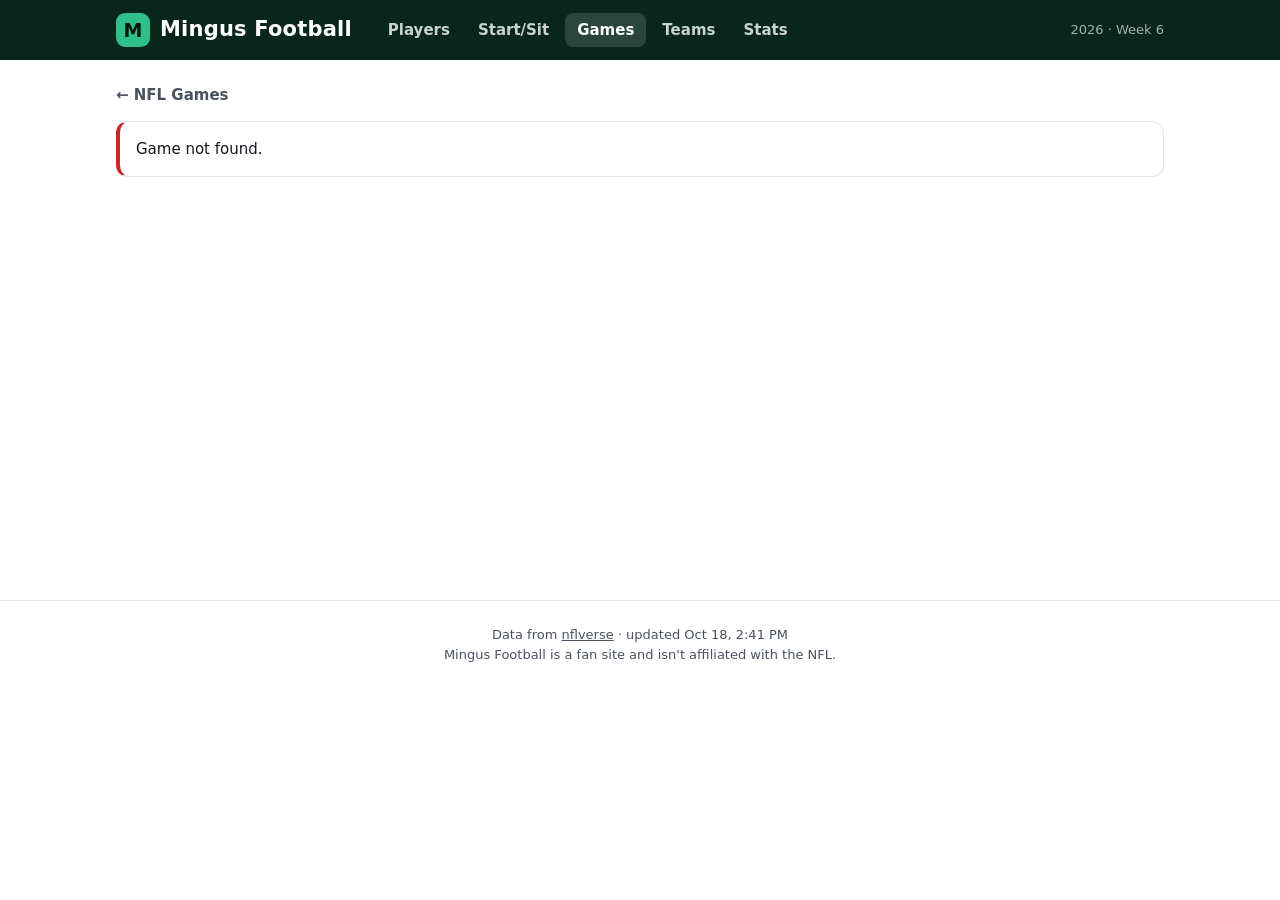
<file: site/game.html>
<!doctype html>
<html lang="en">
<head>
  <meta charset="utf-8">
  <meta name="viewport" content="width=device-width, initial-scale=1">
  <title>Matchup · Mingus Football</title>
  <link rel="icon" href="data:image/svg+xml,%3Csvg xmlns=%22http://www.w3.org/2000/svg%22 viewBox=%220 0 32 32%22%3E%3Crect width=%2232%22 height=%2232%22 rx=%228%22 fill=%22%232fbf8a%22/%3E%3Ctext x=%2216%22 y=%2223%22 font-family=%22Arial%22 font-weight=%22900%22 font-size=%2220%22 text-anchor=%22middle%22 fill=%22%2306150f%22%3EM%3C/text%3E%3C/svg%3E">
  <link rel="stylesheet" href="assets/style.css">
</head>
<body>
  <main><p class="loading">Loading…</p></main>
  <script src="assets/common.js"></script>
  <script>
    Mingus.start(async (main, meta) => {
      const [players, games, teams, notes] = await Promise.all([
        Mingus.load("players"), Mingus.load("games"), Mingus.load("teams"), Mingus.content("notes", {}),
      ]);
      const g = games.find(x => x.id === new URLSearchParams(location.search).get("id"));
      if (!g) {
        main.innerHTML = `<a class="back" href="games.html">← NFL Games</a><div class="notice">Game not found.</div>`;
        return;
      }
      const sides = [g.away, g.home];
      document.title = `${g.away} @ ${g.home} · Week ${g.week} · Mingus Football`;
      const final = g.home_score !== null;
      const res = lineResults(g);
      let sc = Scoring.get();
      let projector = makeProjector(players, games, sc, meta);
      const forecastP = fetchForecast(g);

      function sideHead(team, isHome) {
        const tr = teamResults(games, team).filter(r => r.week < g.week);
        const tg = teamGame(g, team);
        return `<a class="h2h-team" href="${teamUrl(team)}">
          ${teamMark(team, teams, "xl")}
          <span class="h2h-name">${esc(teamName(team, teams))}</span>
          <span class="muted">${record(tr, "result")}${isHome ? " · Home" : " · Away"}</span>
          ${final ? `<span class="h2h-score ${tg.score[0] > tg.score[1] ? "won" : ""}">${tg.score[0]}</span>` : ""}
        </a>`;
      }

      // One team's last five games before this one, with betting results.
      // Season averages for every team going into this game, for the "(5th)" ranks.
      const avg = teamAverages(games, g.week);
      function lastFive(team) {
        const all = teamResults(games, team).filter(r => r.week < g.week);
        const five = all.slice(-5).reverse();
        const avgVs = all.filter(r => r.vsImplied !== null);
        const vs = avgVs.length ? Math.round(avgVs.reduce((a, r) => a + r.vsImplied, 0) / avgVs.length * 10) / 10 : null;
        return `<section class="card">
          <div class="card-head"><h3>${esc(teamName(team, teams, false))} · ${final ? `last ${five.length} going in` : `last ${five.length}`}</h3><a class="small-link" href="${teamUrl(team)}">Team page →</a></div>
          <div class="trend-row">
            <div><strong>${fmt(avg[team]?.pf)}${rankOf(avg, team, "pf")}</strong><span>Pts scored/game</span></div>
            <div><strong>${fmt(avg[team]?.pa)}${rankOf(avg, team, "pa", true)}</strong><span>Pts allowed/game</span></div>
            <div><strong>${record(all, "result")}</strong><span>Record</span></div>
            <div><strong>${record(all, "ats")}</strong><span>Against spread</span></div>
            <div><strong>${record(all, "ou", "O", "U")}</strong><span>Over-under</span></div>
            <div><strong><span class="${vs > 0 ? "pos-num" : vs < 0 ? "neg-num" : ""}">${vs === null ? "—" : (vs > 0 ? "+" : "") + vs}</span>${rankOf(avg, team, "vs")}</strong><span>Pts vs implied</span></div>
          </div>
          <div class="table-wrap flat">
            <table class="data-table compact">
              <thead><tr><th class="l">Wk</th><th class="l">Opp</th><th class="l">Result</th><th>Line</th><th>ATS</th><th>O/U</th><th>vs Imp.</th></tr></thead>
              <tbody>${five.map(r => `<tr class="click-row" data-href="${gameUrl(r)}">
                <td class="l">${r.week}</td>
                <td class="l">${r.isHome ? "vs." : "@"} ${esc(r.opp)}</td>
                <td class="l"><span class="${r.result === "W" ? "win" : r.result === "L" ? "loss" : ""}">${r.result} ${r.pf}-${r.pa}</span></td>
                <td>${fmtSpread(r.spread)}</td>
                <td><span class="pill ${r.ats === "W" ? "ok" : r.ats === "L" ? "bad" : ""}">${r.ats === "W" ? "Cover" : r.ats === "L" ? "Miss" : "Push"}</span></td>
                <td><span class="pill ${r.ou === "O" ? "ok" : r.ou === "U" ? "bad" : ""}">${r.ou === "O" ? "Over" : r.ou === "U" ? "Under" : "Push"} ${fmt(r.total)}</span></td>
                <td class="${r.vsImplied > 0 ? "pos-num" : r.vsImplied < 0 ? "neg-num" : ""}">${r.vsImplied === null ? "—" : (r.vsImplied > 0 ? "+" : "") + r.vsImplied}</td>
              </tr>`).join("") || `<tr><td colspan="7" class="l muted">No games yet.</td></tr>`}</tbody>
            </table>
          </div>
        </section>`;
      }

      // Each team's top fantasy players against the other team's defense. Picked by Sleeper's projection for this
      // game's week when it's in the data, so trades and role changes count; otherwise by fantasy points per game.
      function edges(team, opp, dvp) {
        const pool = players.filter(p => p.team === team && ["QB", "RB", "WR", "TE"].includes(p.pos));
        const roster = projector.hasSleeper
          ? pool.map(p => { const s = summarize(p, sc); s.proj = projector.get(p, g.week); return { p, s }; })
              .filter(r => r.s.proj !== null)
              .sort((a, b) => (b.s.proj - a.s.proj) || (b.s.ppg - a.s.ppg))
          : rankList(pool, sc, meta).filter(r => r.s.g >= minGames(meta));
        const pick = [["QB", 1], ["RB", 2], ["WR", 2], ["TE", 1]].flatMap(([pos, n]) => roster.filter(r => r.p.pos === pos).slice(0, n));
        return `<section class="card">
          <div class="card-head"><h3>${esc(teamName(team, teams, false))} offense vs ${esc(teamName(opp, teams, false))} defense</h3></div>
          <div class="dvp-row">
            ${["QB", "RB", "WR", "TE"].map(pos => {
              const d = dvp[opp]?.[pos];
              return d ? `<div class="dvp ${matchupClass(d.rank)}" title="${esc(opp)} allows ${d.ppg} fantasy pts/game to ${pos}s">
                <span class="dvp-pos">${pos}</span><strong>${ordinal(d.rank)}</strong><span>${d.ppg}/g allowed</span></div>` : "";
            }).join("")}
          </div>
          <div class="edge-list">
            ${pick.map(({ p, s }) => {
              const d = dvp[opp]?.[p.pos];
              return `<a class="edge ${d ? matchupClass(d.rank) : ""}" href="${playerUrl(p)}">
                ${headshot(p, "md")}
                <span class="edge-body">
                  <span class="edge-name">${esc(p.name)} ${injuryTag(p.injury)}</span>
                  <span class="muted">${posBadge(p.pos)} ${(v => (v === null ? "" : `<strong class="edge-proj">Sleeper proj ${fmt(v)}</strong> · `))(projector.get(p, g.week))}${fmt(s.ppg)} FPTS/G · last 3: ${fmt(s.last3)}</span>
                  ${d ? `<span class="edge-tag">${matchupLabel(d.rank)}: ${esc(opp)} allows the ${ordinal(d.rank)}-most to ${p.pos}s</span>` : ""}
                  ${notes.players?.[p.id] ? `<span class="edge-note">${esc(notes.players[p.id])}</span>` : ""}
                </span>
              </a>`;
            }).join("") || `<p class="muted">Not enough games yet.</p>`}
          </div>
        </section>`;
      }

      // ---------- After the game ----------
      const SKILL_POS = ["QB", "RB", "WR", "TE"];
      // Everyone who played for a team in this game, with their stat line from it.
      function gamePlayers(team) {
        return players.flatMap(p => {
          const e = p.log.find(x => x.week === g.week && x.team === team);
          return e ? [{ p, e }] : [];
        });
      }
      const hasBox = final && gamePlayers(g.away).length > 0 && gamePlayers(g.home).length > 0;
      // A player's season as it stood going into this game.
      const preGame = p => summarize({ ...p, log: p.log.filter(e => e.week < g.week) }, sc);
      const v = (e, k) => e[k] || 0;

      // Team totals summed from the player stat lines.
      function teamTotals(team) {
        const t = { pass: 0, rush: 0, ptd: 0, rtd: 0, to: 0, sk: 0, fd: 0, fg: 0, fga: 0 };
        for (const { p, e } of gamePlayers(team)) {
          if (p.pos === "K") { t.fg += v(e, "fg_0_39") + v(e, "fg_40_49") + v(e, "fg_50"); t.fga += v(e, "fg_att"); continue; }
          if (!SKILL_POS.includes(p.pos)) continue;
          t.pass += v(e, "pass_yds"); t.rush += v(e, "rush_yds"); t.ptd += v(e, "pass_td"); t.rtd += v(e, "rush_td");
          t.to += v(e, "int") + v(e, "fl"); t.sk += v(e, "sk"); t.fd += v(e, "pass_fd") + v(e, "rush_fd");
        }
        return t;
      }

      function teamCompare() {
        const a = teamTotals(g.away), h = teamTotals(g.home);
        // [label, away, home, higher is better?]
        const rows = [
          ["Total yards", a.pass + a.rush, h.pass + h.rush, true],
          ["Passing yards", a.pass, h.pass, true],
          ["Rushing yards", a.rush, h.rush, true],
          ["First downs", a.fd, h.fd, true],
          ["Passing TDs", a.ptd, h.ptd, true],
          ["Rushing TDs", a.rtd, h.rtd, true],
          ["Turnovers", a.to, h.to, false],
          ["Sacks taken", a.sk, h.sk, false],
          ["Field goals", `${a.fg}/${a.fga}`, `${h.fg}/${h.fga}`, null],
        ];
        const better = (x, y, hi) => hi === null || x === y ? "" : (hi ? x > y : x < y) ? "better" : "";
        return `<table class="data-table compact team-compare">
          <thead><tr><th class="l"><span class="opp-cell">${teamMark(g.away, teams, "sm")} ${esc(g.away)}</span></th><th class="c">Team stats</th><th><span class="opp-cell">${esc(g.home)} ${teamMark(g.home, teams, "sm")}</span></th></tr></thead>
          <tbody>${rows.map(([label, x, y, hi]) => `<tr>
            <td class="l ${better(x, y, hi)}">${typeof x === "number" ? fmt(x) : x}</td><td class="c muted">${label}</td><td class="${better(y, x, hi)}">${typeof y === "number" ? fmt(y) : y}</td>
          </tr>`).join("")}</tbody>
        </table>`;
      }

      // One team's player box score: passing, rushing, receiving, kicking and fantasy points.
      function boxScore(team) {
        const list = gamePlayers(team);
        const name = p => `<a href="${playerUrl(p)}">${esc(p.short || p.name)}</a>`;
        const table = (title, heads, rows) => rows.length ? `<h4 class="box-title">${title}</h4>
          <div class="table-wrap flat"><table class="data-table compact box-table">
            <thead><tr><th class="l">Player</th>${heads.map(h => `<th>${h}</th>`).join("")}</tr></thead>
            <tbody>${rows.map(([p, cells]) => `<tr><td class="l">${name(p)}</td>${cells.map(c => `<td>${c}</td>`).join("")}</tr>`).join("")}</tbody>
          </table></div>` : "";
        const by = (k, f) => list.filter(f).sort((x, y) => v(y.e, k) - v(x.e, k));
        return [
          table("Passing", ["C/Att", "Yds", "TD", "Int", "Sk"],
            by("pass_yds", r => r.e.att).map(({ p, e }) => [p, [`${v(e, "cmp")}/${e.att}`, v(e, "pass_yds"), v(e, "pass_td"), v(e, "int"), v(e, "sk")]])),
          table("Rushing", ["Car", "Yds", "Avg", "TD"],
            by("rush_yds", r => r.e.car).map(({ p, e }) => [p, [e.car, v(e, "rush_yds"), fmt(Math.round(v(e, "rush_yds") / e.car * 10) / 10), v(e, "rush_td")]])),
          table("Receiving", ["Rec", "Tgt", "Yds", "TD"],
            by("rec_yds", r => r.e.tgt || r.e.rec).map(({ p, e }) => [p, [v(e, "rec"), v(e, "tgt"), v(e, "rec_yds"), v(e, "rec_td")]])),
          table("Kicking", ["FG", "Long", "XP"],
            list.filter(r => r.p.pos === "K").map(({ p, e }) => [p, [`${v(e, "fg_0_39") + v(e, "fg_40_49") + v(e, "fg_50")}/${v(e, "fg_att")}`, e.fg_long || "—", `${v(e, "xp")}/${v(e, "xp_att")}`]])),
          table(`Fantasy points <span class="muted">(${esc(Scoring.label(sc))})</span>`, ["Pos", projector.hasSleeper ? "Proj" : "Avg", "FPTS"],
            list.map(r => {
              const pre = preGame(r.p);
              return { ...r, pts: scoreGame(r.e, r.p.pos, sc), exp: projector.hasSleeper ? projector.get(r.p, g.week) : pre.g ? pre.ppg : null };
            }).filter(r => r.pts !== 0 || r.exp).sort((x, y) => y.pts - x.pts)
              .map(({ p, pts, exp }) => [p, [posBadge(p.pos), `<span class="muted">${exp === null ? "—" : fmt(exp)}</span>`,
                `<strong class="${exp === null ? "" : pts >= exp ? "pos-num" : "neg-num"}">${fmt(pts)}</strong>`]])),
        ].join("");
      }
      let boxTeam = g.away;

      function postGame() {
        return `<section class="card wide">
            <div class="card-head"><h3>Box score</h3><div class="edge-scoring"></div></div>
            <div class="box-grid">
              <div>${teamCompare()}</div>
              <div>
                <div class="tabs-bar box-tabs" role="tablist" aria-label="Team">
                  ${sides.map(t => `<button class="pos-tab" role="tab" data-team="${t}" aria-selected="${t === boxTeam}"><span class="opp-cell">${teamMark(t, teams, "sm")} ${esc(teamName(t, teams, false))}</span></button>`).join("")}
                </div>
                <div class="box-body">${boxScore(boxTeam)}</div>
              </div>
            </div>
            <p class="muted small">Offensive skill players, kickers and defenses, from nflverse. ${projector.hasSleeper ? `"Proj" is Sleeper's projection before the game.` : `"Avg" is the player's fantasy points per game going into this game.`} Green beat it, red fell short.</p>
          </section>`;
      }

      function render() {
        const dvp = defenseVsPos(players, games, sc);
        const away = teamGame(g, g.away), home = teamGame(g, g.home);
        const note = notes.games?.[g.id];
        const wr = weekLineRanks(games, g.week);
        main.innerHTML = `
          ${backLink(`games.html?week=${g.week}`)}
          <section class="h2h">
            ${sideHead(g.away, false)}
            <div class="h2h-mid">
              <span class="h2h-week">Week ${g.week}${g.div ? " · Division game" : ""}</span>
              <strong>${final ? "Final" : "@"}</strong>
              <span class="muted">${esc(fmtKickoff(g))}</span>
            </div>
            ${sideHead(g.home, true)}
          </section>

          <div class="grid">
            <section class="card wide">
              <h3>${final ? "Closing lines and results" : "Lines"}</h3>
              <div class="tiles">
                <div class="tile"><strong>${spreadTag(away.spread)} / ${spreadTag(home.spread)}</strong><span>Spread (${esc(g.away)} / ${esc(g.home)})</span></div>
                <div class="tile"><strong>${fmt(g.total)}${wr.total(g)}</strong><span>Over/under</span></div>
                <div class="tile"><strong>${fmt(away.implied)} – ${fmt(home.implied)}</strong><span>Implied points</span></div>
                <div class="tile"><strong>${fmtSpread(g.away_ml)} / ${fmtSpread(g.home_ml)}</strong><span>Moneyline</span></div>
                ${final && res ? `
                  <div class="tile accent"><strong>${res.cover ? esc(res.cover) : "Push"}</strong><span>Covered the spread</span></div>
                  <div class="tile accent"><strong>${res.ou} (${res.sum})</strong><span>Total</span></div>` : ""}
              </div>
            </section>

            <section class="card wide">
              <h3>Venue</h3>
              <div class="tiles">
                <div class="tile"><strong>${esc(g.stadium || "—")}</strong><span>Stadium</span></div>
                <div class="tile"><strong>${esc(roofLabel(g.roof))}</strong><span>Roof</span></div>
                <div class="tile"><strong>${esc((g.surface || "—").replace(/^\w/, c => c.toUpperCase()))}</strong><span>Surface</span></div>
                <div class="tile weather"><strong>${["dome", "closed"].includes(g.roof) ? "Indoors" : g.temp !== null ? `${g.temp}°F` : "…"}</strong><span>Weather</span></div>
              </div>
            </section>

            ${note ? `<section class="card wide note-card"><h3>Mingus notes</h3><p>${esc(note)}</p></section>` : ""}



            <div class="wide two-col">${lastFive(g.away)}${lastFive(g.home)}</div>

            ${hasBox ? postGame() : `<div class="wide">
              ${final ? `<div class="notice soft">Final score is in. The box score shows up here once nflverse publishes this game's stats, usually within a few hours.</div>` : ""}
              ${!final ? (() => {
                const splits = positionSplits(players, sc), ctx = { players, teams, sc, meta };
                const side = (o, d) => `<section class="card"><h3>${esc(teamName(o, teams, false))} offense vs ${esc(teamName(d, teams, false))} defense</h3>${attackPlan(o, d, splits, ctx)}</section>`;
                return `<div class="section-head"><h2>Where each offense can attack</h2></div>
                  <p class="muted small">Each defense's soft spots (bottom 5 in the league per game, by position and stat) and tough spots (top 5), this season so far. Early in the season these move a lot from week to week.</p>
                  <div class="two-col">${side(g.away, g.home)}${side(g.home, g.away)}</div>`;
              })() : ""}
              <div class="section-head" style="margin-top:22px"><h2>Matchup edges</h2><div class="edge-scoring"></div></div>
              <p class="muted small">Defense ranks: 1st = allows the most fantasy points to that position (best matchup), 32nd = allows the fewest. Season to date.
                ${projector.hasSleeper ? `Players are picked by Sleeper's Week ${g.week} projection.` : "Players are picked by fantasy points per game."}</p>
              <div class="two-col">${edges(g.away, g.home, dvp)}${edges(g.home, g.away, dvp)}</div>
            </div>`}
          </div>`;

        main.querySelectorAll(".box-tabs [data-team]").forEach(b => b.onclick = () => {
          boxTeam = b.dataset.team;
          main.querySelectorAll(".box-tabs [data-team]").forEach(x => x.setAttribute("aria-selected", x === b));
          main.querySelector(".box-body").innerHTML = boxScore(boxTeam);
        });
        main.querySelector(".edge-scoring").innerHTML = scoringControls(sc, next => { sc = next; projector = makeProjector(players, games, sc, meta); render(); });
        main.querySelectorAll(".click-row").forEach(tr => tr.onclick = () => { location.href = tr.dataset.href; });
        forecastP.then(f => {
          const w = main.querySelector(".weather");
          if (!w || ["dome", "closed"].includes(g.roof) || g.temp !== null) return;
          w.innerHTML = f
            ? `<strong>${f.temp}°F · ${f.wind} mph wind</strong><span>Forecast at kickoff${f.rain != null ? ` · ${f.rain}% chance of rain` : ""}</span>`
            : `<strong>—</strong><span>${final ? "Not recorded" : "Forecast shows up within ~2 weeks of kickoff"}</span>`;
        });
      }
      render();
    });
  </script>
</body>
</html>
</file>
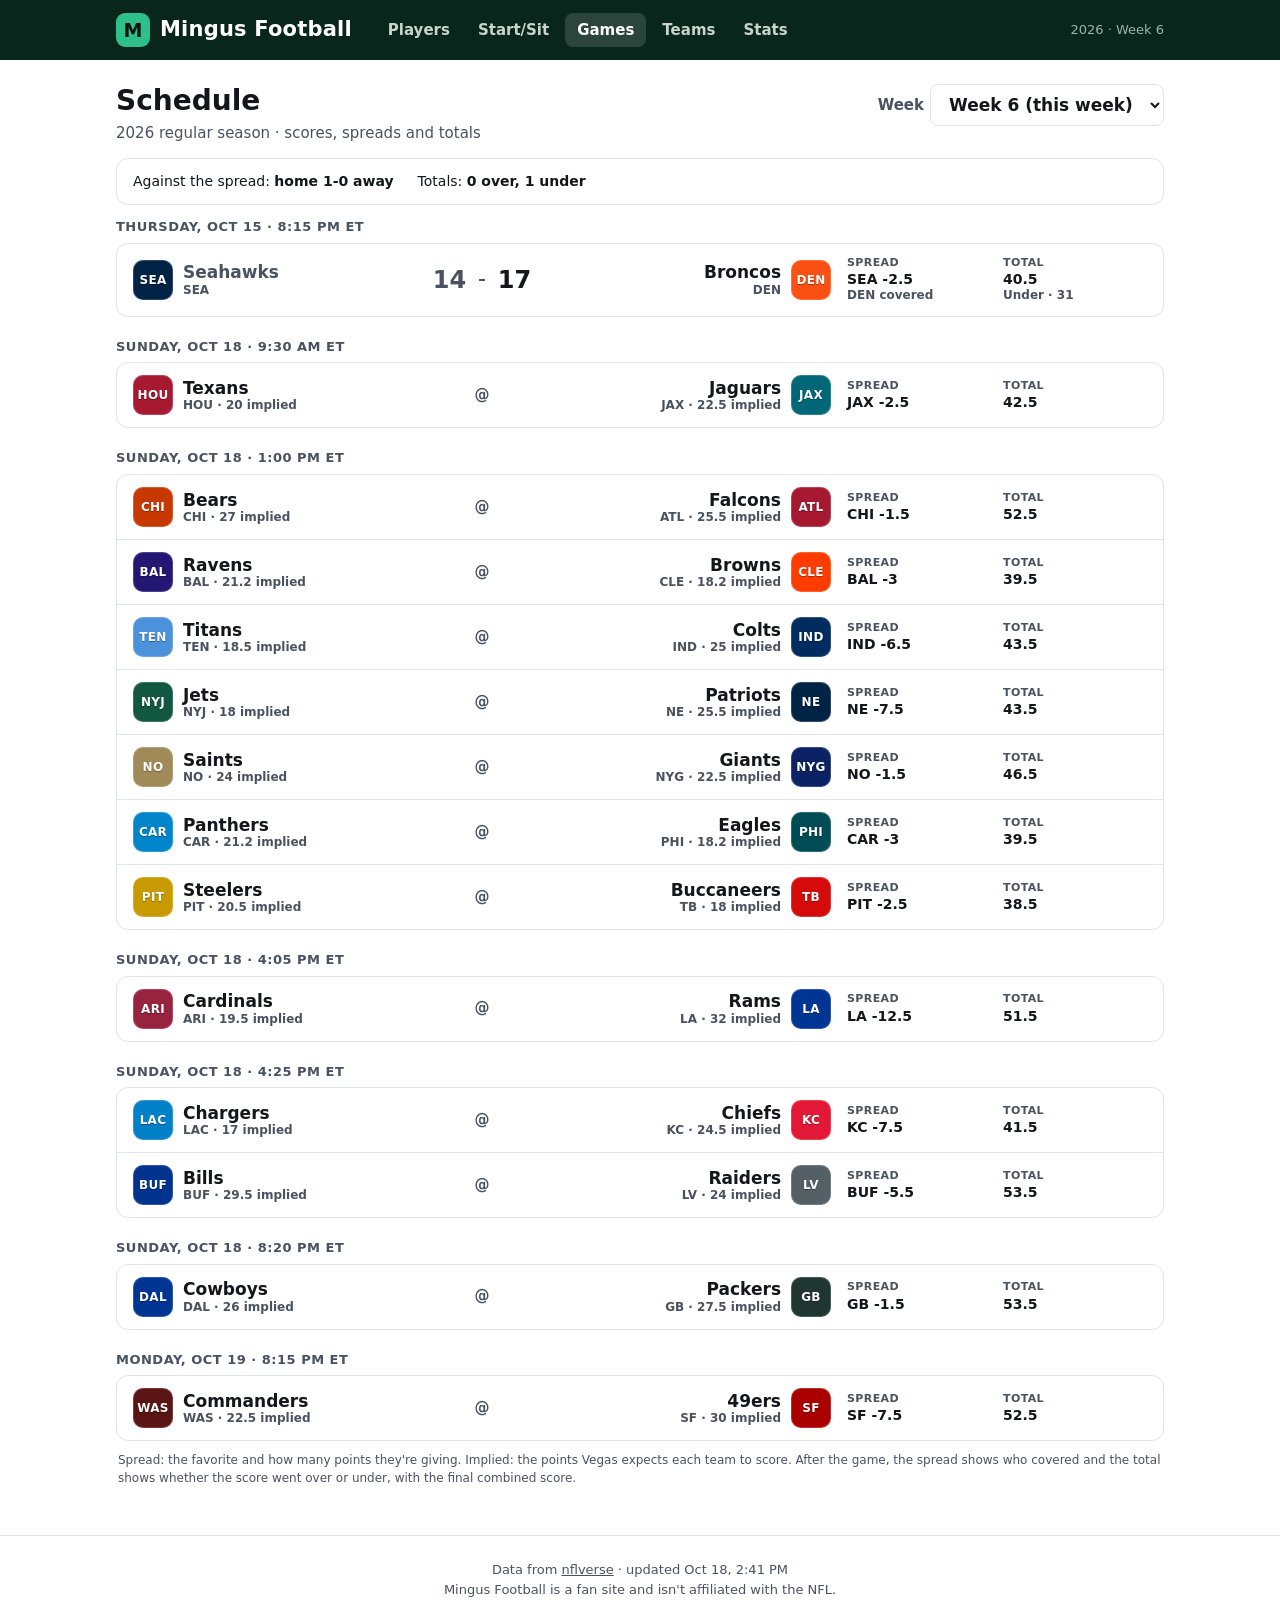
<file: site/games.html>
<!doctype html>
<html lang="en">
<head>
  <meta charset="utf-8">
  <meta name="viewport" content="width=device-width, initial-scale=1">
  <title>Schedule · Mingus Football</title>
  <link rel="icon" href="data:image/svg+xml,%3Csvg xmlns=%22http://www.w3.org/2000/svg%22 viewBox=%220 0 32 32%22%3E%3Crect width=%2232%22 height=%2232%22 rx=%228%22 fill=%22%232fbf8a%22/%3E%3Ctext x=%2216%22 y=%2223%22 font-family=%22Arial%22 font-weight=%22900%22 font-size=%2220%22 text-anchor=%22middle%22 fill=%22%2306150f%22%3EM%3C/text%3E%3C/svg%3E">
  <link rel="stylesheet" href="assets/style.css">
</head>
<body>
  <main><p class="loading">Loading…</p></main>
  <script src="assets/common.js"></script>
  <script>
    Mingus.start(async (main, meta) => {
      const [allGames, teams] = await Promise.all([Mingus.load("games"), Mingus.load("teams")]);
      const games = allGames.filter(g => g.type === "REG");
      const weeks = [...new Set(games.map(g => g.week))].sort((a, b) => a - b);
      const fromUrl = Number(new URLSearchParams(location.search).get("week"));
      let week = weeks.includes(fromUrl) ? fromUrl : (meta.next_week ?? meta.last_week);

      main.innerHTML = `
        <div class="page-head">
          <div>
            <h1>Schedule</h1>
            <p class="muted sub-head">${meta.season} regular season · scores, spreads and totals</p>
          </div>
          <label class="week-select">Week
            <select aria-label="Week">
              ${weeks.map(w => `<option value="${w}">Week ${w}${w === meta.next_week ? " (this week)" : ""}</option>`).join("")}
            </select>
          </label>
        </div>
        <div class="week-summary"></div>
        <div class="schedule"></div>
        <p class="legend">Spread: the favorite and how many points they're giving. Implied: the points Vegas expects each team to score.
          After the game, the spread shows who covered and the total shows whether the score went over or under, with the final combined score.</p>`;

      const select = main.querySelector(".week-select select");
      // Games grouped by kickoff slot, e.g. "Sunday, Oct 18 · 1:00 PM ET".
      const slotLabel = g => {
        const d = new Date(`${g.date}T${g.time || "13:00"}:00`);
        const day = d.toLocaleDateString(undefined, { weekday: "long", month: "short", day: "numeric" });
        return g.time ? `${day} · ${d.toLocaleTimeString(undefined, { hour: "numeric", minute: "2-digit" })} ET` : day;
      };
      function draw() {
        select.value = week;
        const slate = games.filter(g => g.week === week).sort((a, b) => `${a.date}${a.time}`.localeCompare(`${b.date}${b.time}`));
        const slots = [];
        for (const g of slate) {
          const label = slotLabel(g);
          if (slots.at(-1)?.label !== label) slots.push({ label, games: [] });
          slots.at(-1).games.push(g);
        }
        main.querySelector(".schedule").innerHTML = slots.map(s => `
          <section class="slot">
            <h2 class="slot-head">${esc(s.label)}</h2>
            <div class="slot-games">${s.games.map(g => scheduleRow(g, teams)).join("")}</div>
          </section>`).join("");
        // Quick betting recap for finished weeks.
        const done = slate.map(g => ({ g, r: lineResults(g) })).filter(x => x.r);
        const count = f => done.filter(f).length;
        main.querySelector(".week-summary").innerHTML = done.length ? `
          <div class="recap">
            <span>Against the spread: <strong>home ${count(x => x.r.cover === x.g.home)}-${count(x => x.r.cover === x.g.away)} away</strong></span>
            <span>Totals: <strong>${count(x => x.r.ou === "Over")} over, ${count(x => x.r.ou === "Under")} under</strong></span>
          </div>` : "";
        history.replaceState(null, "", `games.html?week=${week}`);
      }
      select.onchange = () => { week = Number(select.value); draw(); };
      draw();
    });
  </script>
</body>
</html>
</file>
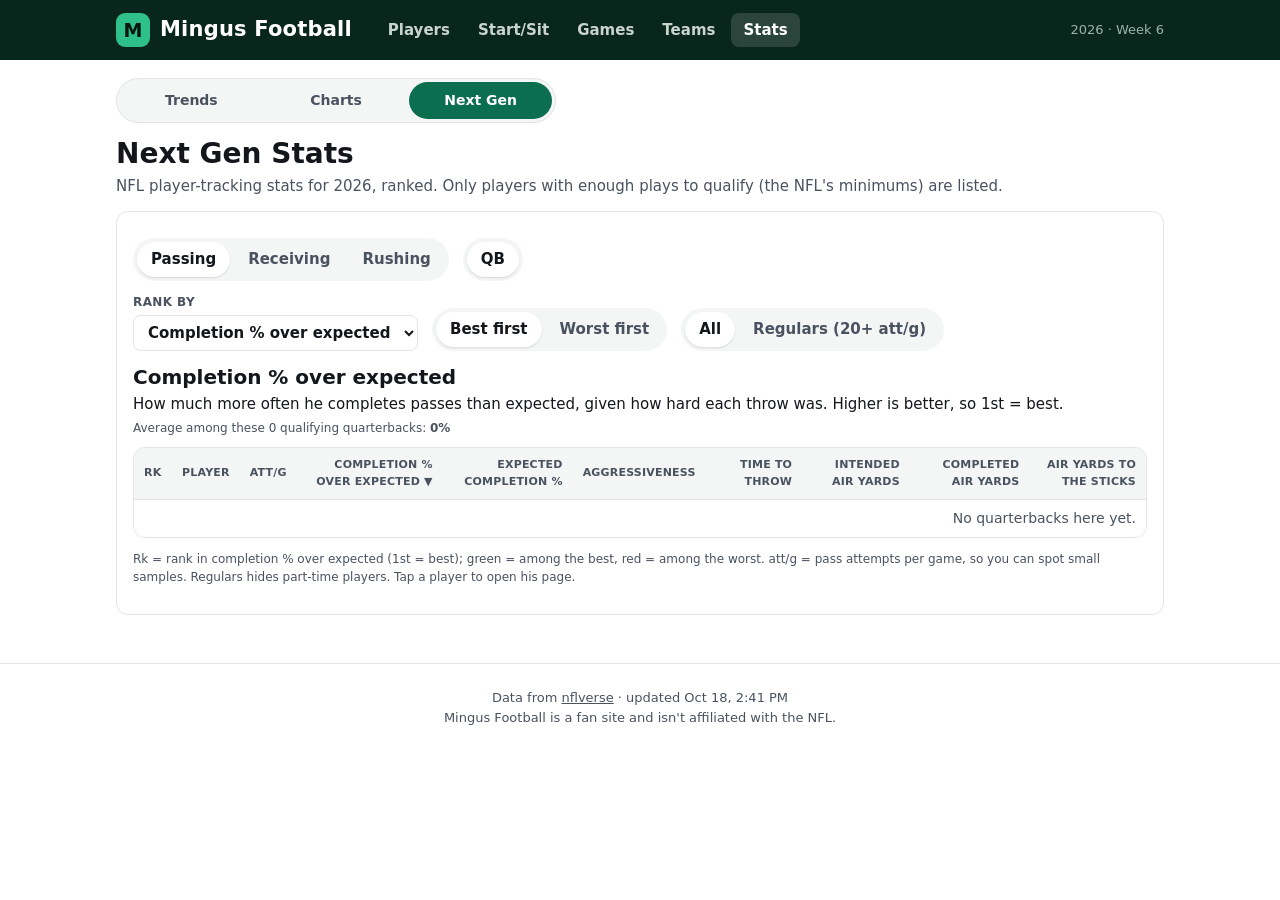
<file: site/ngs.html>
<!doctype html>
<html lang="en">
<head>
  <meta charset="utf-8">
  <meta name="viewport" content="width=device-width, initial-scale=1">
  <title>Next Gen Stats · Mingus Football</title>
  <link rel="icon" href="data:image/svg+xml,%3Csvg xmlns=%22http://www.w3.org/2000/svg%22 viewBox=%220 0 32 32%22%3E%3Crect width=%2232%22 height=%2232%22 rx=%228%22 fill=%22%232fbf8a%22/%3E%3Ctext x=%2216%22 y=%2223%22 font-family=%22Arial%22 font-weight=%22900%22 font-size=%2220%22 text-anchor=%22middle%22 fill=%22%2306150f%22%3EM%3C/text%3E%3C/svg%3E">
  <link rel="stylesheet" href="assets/style.css">
</head>
<body>
  <main><p class="loading">Loading…</p></main>
  <script src="assets/common.js"></script>
  <script>
    Mingus.start(async (main, meta) => {
      const [players, teams] = await Promise.all([Mingus.load("players"), Mingus.load("teams")]);
      ngsDerive(players);
      const params = new URLSearchParams(location.search);
      const [kind0, key0] = (params.get("stat") || "").split(".");
      const state = { kind: NGS[kind0] ? kind0 : "passing", key: key0, pos: params.get("pos"), hl: params.get("hl"), dir: null, reg: params.get("reg") === "1" };
      const fix = () => {
        const defs = NGS[state.kind][1];
        if (!defs.some(d => d[0] === state.key)) state.key = defs[0][0];
        if (!NGS_POS[state.kind].includes(state.pos)) state.pos = NGS_POS[state.kind][0];
        // Best first by default: low-is-better stats sort ascending.
        if (state.dir === null) state.dir = defs.find(d => d[0] === state.key)[3] === "low" ? 1 : -1;
      };
      fix();
      state.dir = params.get("dir") === "asc" ? 1 : params.get("dir") === "desc" ? -1 : state.dir;
      const hlPlayer = players.find(x => x.id === state.hl);

      main.innerHTML = `
        <div class="page-head">
          <div><h1>Next Gen Stats</h1><p class="muted sub-head">NFL player-tracking stats for ${meta.season}, ranked. Only players with enough plays to qualify (the NFL's minimums) are listed.</p></div>
        </div>
        <section class="card">
          <div class="pb-controls">
            <div class="tabs" role="group" aria-label="Category">
              ${Object.entries(NGS).map(([k, [title]]) => `<button class="tab" type="button" data-kind="${k}">${title}</button>`).join("")}
            </div>
            <div class="tabs" role="group" aria-label="Position" id="ngs-pos"></div>
          </div>
          <div class="ngs-pick">
            <label class="cb-field" for="ngs-stat">Rank by<select id="ngs-stat"></select></label>
            <div class="tabs" role="group" aria-label="Order" id="ngs-dir"></div>
            <div class="tabs" role="group" aria-label="Who's listed" id="ngs-reg"></div>
          </div>
          <div id="ngs-about"></div>
          <ol class="ngs-list" id="ngs-list"></ol>
          <div class="table-wrap ngs-wide"><table class="data-table pb-table ngs-table"><thead></thead><tbody></tbody></table></div>
          <p class="muted small" id="ngs-key"></p>
        </section>`;

      let scrolled = false;
      function draw() {
        fix();
        const [, defs] = NGS[state.kind];
        const [, label, unit, better, help] = defs.find(d => d[0] === state.key);
        const [, volLabel] = NGS_VOL[state.kind], regMin = ngsRegularMin(state.kind, state.pos);
        main.querySelectorAll("[data-kind]").forEach(b => b.setAttribute("aria-pressed", String(b.dataset.kind === state.kind)));
        const posBox = document.getElementById("ngs-pos");
        posBox.hidden = NGS_POS[state.kind].length < 2;
        posBox.innerHTML = NGS_POS[state.kind].map(p => `<button class="tab" type="button" data-pos="${p}" aria-pressed="${p === state.pos}">${p}</button>`).join("");
        posBox.querySelectorAll("[data-pos]").forEach(b => b.onclick = () => { state.pos = b.dataset.pos; draw(); });
        const sel = document.getElementById("ngs-stat");
        sel.innerHTML = defs.map(([k, l]) => `<option value="${k}" ${k === state.key ? "selected" : ""}>${esc(l)}</option>`).join("");
        sel.onchange = () => { state.key = sel.value; state.dir = null; draw(); };
        const best = better === "low" ? 1 : -1;
        document.getElementById("ngs-dir").innerHTML = [[best, better ? "Best first" : "Most first"], [-best, better ? "Worst first" : "Least first"]]
          .map(([d, l]) => `<button class="tab" type="button" data-dir="${d}" aria-pressed="${state.dir === d}">${l}</button>`).join("");
        main.querySelectorAll("[data-dir]").forEach(b => b.onclick = () => { state.dir = Number(b.dataset.dir); draw(); });
        document.getElementById("ngs-reg").innerHTML = `<button class="tab" type="button" data-reg="0" aria-pressed="${!state.reg}">All</button>
          <button class="tab" type="button" data-reg="1" aria-pressed="${state.reg}">Regulars (${regMin}+ ${volLabel})</button>`;
        main.querySelectorAll("[data-reg]").forEach(b => b.onclick = () => { state.reg = b.dataset.reg === "1"; draw(); });

        const rows = players.filter(p => p.pos === state.pos && p.ngs?.[state.kind] && (!state.reg || ngsVolume(p, state.kind) >= regMin));
        const vals = rows.map(p => p.ngs[state.kind][state.key]).filter(v => v !== undefined);
        const avg = vals.reduce((a, b) => a + b, 0) / (vals.length || 1);
        const rankOfV = v => ngsRank(vals, v, better);
        const missing = state.dir < 0 ? -1e9 : 1e9;
        rows.sort((a, b) => ((a.ngs[state.kind][state.key] ?? missing) - (b.ngs[state.kind][state.key] ?? missing)) * state.dir);
        const plural = TAB_LABELS[state.pos].toLowerCase();
        const shown = rows.includes(hlPlayer), mine = shown ? hlPlayer.ngs[state.kind][state.key] : undefined;
        document.getElementById("ngs-about").innerHTML = `<div class="ngs-about">
            <h2>${esc(label)}</h2>
            <p>${esc(help)}.${better ? ` ${better === "low" ? "Lower" : "Higher"} is better, so 1st = best.` : " This is a style stat, not good or bad, so 1st = most."}</p>
            <p class="muted small">Average among these ${vals.length} ${state.reg ? "regular" : "qualifying"} ${plural}: <strong>${ngsShow(state.key, avg)}${unit}</strong>
              ${mine !== undefined ? ` · <a href="#hl" class="ngs-jump">${esc(hlPlayer.name)}: ${ngsShow(state.key, mine)}${unit}, ${ordinal(rankOfV(mine))} of ${vals.length}</a>`
                : hlPlayer && hlPlayer.pos === state.pos && state.reg ? ` · ${esc(hlPlayer.name)} is under ${regMin} ${volLabel}, so he's hidden with Regulars on.` : ""}</p>
          </div>`;

        const cell = (p, k) => p.ngs[state.kind][k] === undefined ? "—" : ngsShow(k, p.ngs[state.kind][k]);
        const rowInfo = p => {
          const v = p.ngs[state.kind][state.key], r = v === undefined ? null : rankOfV(v);
          return { v, r, cls: r && better ? matchupClass(Math.round(r / vals.length * 32)) : "", hl: p.id === state.hl };
        };
        // Phones: one ranked list for the chosen stat.
        document.getElementById("ngs-list").innerHTML = rows.map(p => {
          const { r, cls, hl } = rowInfo(p);
          return `<li class="${hl ? "hl" : ""}" ${hl ? 'data-hl="1"' : ""}><a href="${playerUrl(p)}">
              <span class="nl-rk ${cls}">${r ?? "—"}</span>
              <span class="nl-name"><strong>${esc(p.name)}</strong><small>${esc(p.team)} · ${fmt(ngsVolume(p, state.kind))} ${volLabel}</small></span>
              <span class="nl-val ${cls}">${cell(p, state.key)}<small>${unit}</small></span></a></li>`;
        }).join("") || `<li class="muted">No ${plural} here yet.</li>`;
        // Wider screens: every stat in the category as a column.
        main.querySelector("thead").innerHTML = `<tr><th class="l">Rk</th><th class="l">Player</th><th title="Per game, from his game log">${volLabel}</th>${defs.map(([k, l]) =>
          `<th class="${k === state.key ? "sorted" : ""}"><button data-sort="${k}" title="${esc(l)}">${esc(l)}${k === state.key ? (state.dir < 0 ? " ▼" : " ▲") : ""}</button></th>`).join("")}</tr>`;
        main.querySelector("tbody").innerHTML = rows.map(p => {
          const { r, cls, hl } = rowInfo(p);
          return `<tr class="click-row${hl ? " hl-row" : ""}" ${hl ? 'data-hl="1"' : ""} data-href="${playerUrl(p)}">
            <td class="l pb-rk ${cls}">${r ?? "—"}</td>
            <td class="l"><span class="opp-cell">${teamMark(p.team, teams, "sm")} <a href="${playerUrl(p)}">${esc(p.name)}</a></span></td>
            <td class="muted">${fmt(ngsVolume(p, state.kind))}</td>
            ${defs.map(([k]) => `<td class="${k === state.key ? `sorted ${cls}` : ""}">${cell(p, k)}</td>`).join("")}</tr>`;
        }).join("") || `<tr><td colspan="${defs.length + 3}" class="muted">No ${plural} here yet.</td></tr>`;
        document.getElementById("ngs-key").textContent = `Rk = rank in ${label.toLowerCase()}${better ? " (1st = best)" : " (1st = most)"}` +
          `${better ? "; green = among the best, red = among the worst" : ""}. ${volLabel} = ${{ att: "pass attempts", tgt: "targets", car: "carries" }[NGS_VOL[state.kind][0]]} per game, so you can spot small samples. ` +
          `Regulars hides part-time players. Tap a player to open his page.`;

        main.querySelectorAll("[data-sort]").forEach(b => b.onclick = () => {
          const d = defs.find(x => x[0] === b.dataset.sort);
          state.dir = state.key === b.dataset.sort ? -state.dir : d[3] === "low" ? 1 : -1;
          state.key = b.dataset.sort; draw();
        });
        main.querySelectorAll(".click-row").forEach(tr => tr.onclick = e => { if (!e.target.closest("a")) location.href = tr.dataset.href; });
        // Whichever view is showing, bring the highlighted player into view once.
        const hlEl = () => [...main.querySelectorAll('[data-hl="1"]')].find(el => el.offsetParent);
        if (!scrolled && hlEl()) { scrolled = true; hlEl().scrollIntoView({ block: "center" }); }
        main.querySelector(".ngs-jump")?.addEventListener("click", e => { e.preventDefault(); hlEl()?.scrollIntoView({ block: "center", behavior: "smooth" }); });
        history.replaceState(null, "", `ngs.html?stat=${state.kind}.${state.key}&pos=${state.pos}${state.hl ? `&hl=${encodeURIComponent(state.hl)}` : ""}&dir=${state.dir < 0 ? "desc" : "asc"}${state.reg ? "&reg=1" : ""}`);
      }
      main.querySelectorAll("[data-kind]").forEach(b => b.onclick = () => { state.kind = b.dataset.kind; state.key = null; state.dir = null; draw(); });
      draw();
    });
  </script>
</body>
</html>
</file>
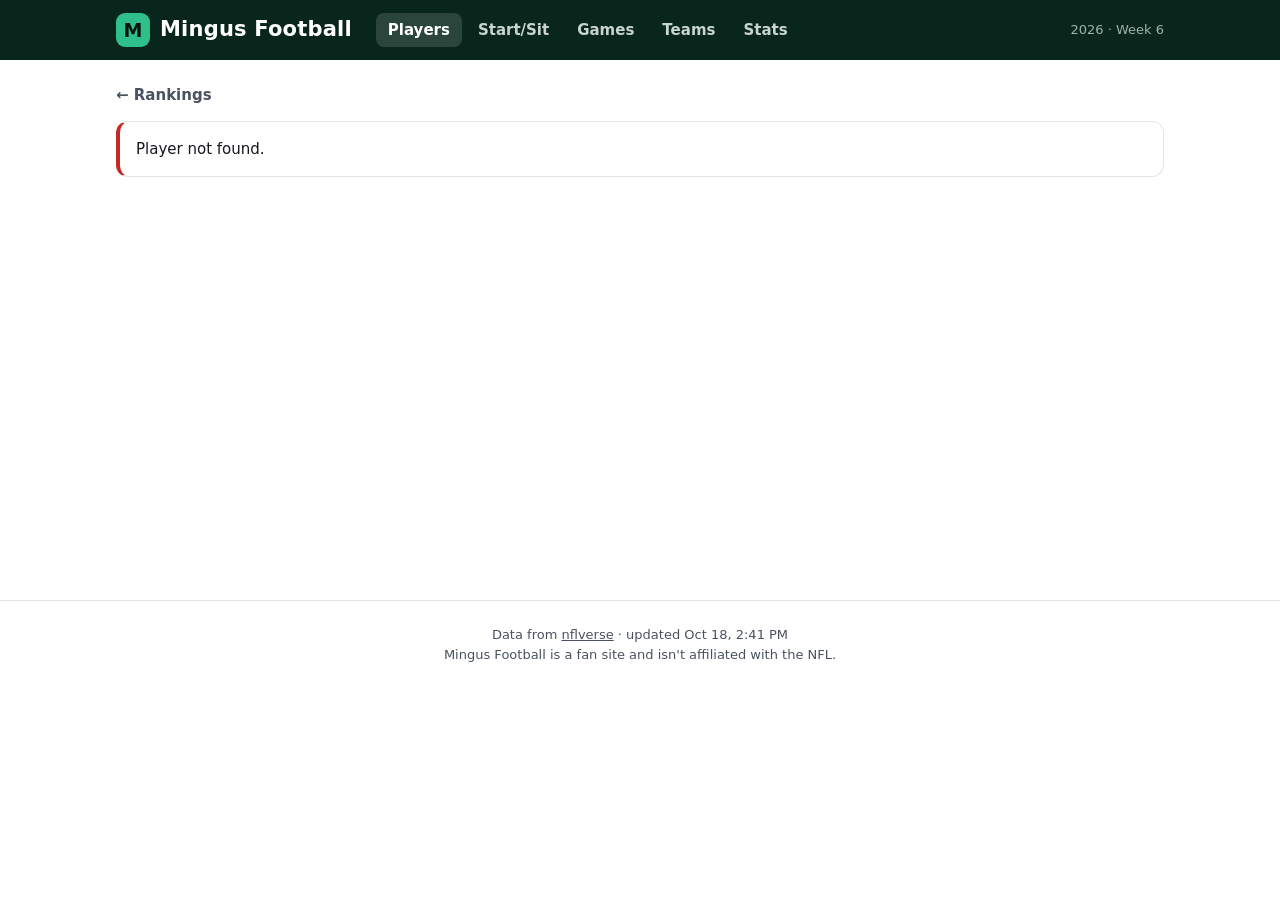
<file: site/player.html>
<!doctype html>
<html lang="en">
<head>
  <meta charset="utf-8">
  <meta name="viewport" content="width=device-width, initial-scale=1">
  <title>Player · Mingus Football</title>
  <link rel="icon" href="data:image/svg+xml,%3Csvg xmlns=%22http://www.w3.org/2000/svg%22 viewBox=%220 0 32 32%22%3E%3Crect width=%2232%22 height=%2232%22 rx=%228%22 fill=%22%232fbf8a%22/%3E%3Ctext x=%2216%22 y=%2223%22 font-family=%22Arial%22 font-weight=%22900%22 font-size=%2220%22 text-anchor=%22middle%22 fill=%22%2306150f%22%3EM%3C/text%3E%3C/svg%3E">
  <link rel="stylesheet" href="assets/style.css">
</head>
<body>
  <main><p class="loading">Loading…</p></main>
  <script src="assets/common.js"></script>
  <script>
    // Season tiles and game-log columns per position: [key, label].
    const TILES = {
      QB: [["pass_yds", "Pass yds"], ["pass_td", "Pass TD"], ["int", "INT"], ["rush_yds", "Rush yds"], ["rush_td", "Rush TD"]],
      RB: [["car", "Carries"], ["rush_yds", "Rush yds"], ["rush_td", "Rush TD"], ["rec", "Receptions"], ["rec_yds", "Rec yds"]],
      WR: [["tgt", "Targets"], ["rec", "Receptions"], ["rec_yds", "Rec yds"], ["rec_td", "Rec TD"]],
      K: [["fg_att", "FG att"], ["fg_50", "FG 50+"], ["fg_miss", "FG missed"], ["xp", "XP made"]],
      DST: [["sacks", "Sacks"], ["int", "INT"], ["fr", "Fum rec"], ["td", "TD"]],
    };
    TILES.TE = TILES.WR;
    // Bad stats: the most still ranks 1st, but a top-5 rank shows in red (a defense's INT are good, though).
    const BAD_STATS = ["int", "fg_miss"];
    // Season tiles link to the Player Database at this position, sorted by that stat, with this player highlighted.
    // Tile key -> database column (null = no matching column, so the tile isn't a link).
    const DB_SORT = { fg_att: "fg", fg_miss: null, last3: null };
    // [key, header, format?]. Shares are stored as fractions and shown as percentages.
    const pct = v => (v ? `${Math.round(v * 100)}%` : "—");
    const LOG = {
      QB: [["snap_pct", "Snap %", pct], ["cmp", "Cmp"], ["att", "Att"], ["pass_yds", "Pass Yds"], ["pass_td", "TD"], ["int", "INT"], ["rush_yds", "Rush Yds"], ["rush_td", "Rush TD"]],
      RB: [["snap_pct", "Snap %", pct], ["opp_sh", "Opp %", pct], ["car", "Car"], ["rush_yds", "Rush Yds"], ["rush_td", "TD"], ["tgt", "Tgt"], ["rec", "Rec"], ["rec_yds", "Rec Yds"], ["rec_td", "Rec TD"]],
      WR: [["snap_pct", "Snap %", pct], ["tgt_sh", "Tgt %", pct], ["tgt", "Tgt"], ["rec", "Rec"], ["rec_yds", "Yds"], ["rec_td", "TD"], ["rush_yds", "Rush Yds"]],
      K: [["fg_0_39", "FG 0-39"], ["fg_40_49", "40-49"], ["fg_50", "50+"], ["fg_miss", "Miss"], ["fg_long", "Long"], ["xp", "XP"]],
      DST: [["pa", "Pts Allowed"], ["sacks", "Sacks"], ["int", "INT"], ["fr", "Fum Rec"], ["td", "TD"], ["safety", "Sfty"]],
    };
    LOG.TE = LOG.WR;
    // What the share columns mean (header tooltips, and spelled out under the game log).
    const COL_HELP = {
      snap_pct: "Snap %: share of his team's offensive plays he was on the field for",
      opp_sh: "Opp %: opportunity share, his carries plus targets out of all his team's carries plus targets",
      tgt_sh: "Tgt %: target share, his targets out of all his team's targets",
    };

    // "This week" stat line per position: [label, key]. Projected values use the same keys (from Sleeper's line);
    // "fgm" isn't in the game log, so it's added up from the distance buckets.
    const WEEK_LINE = {
      QB: [["Pass yds", "pass_yds"], ["Pass TD", "pass_td"], ["INT", "int"], ["Rush yds", "rush_yds"], ["Rush TD", "rush_td"]],
      RB: [["Car", "car"], ["Rush yds", "rush_yds"], ["Rush TD", "rush_td"], ["Rec", "rec"], ["Rec yds", "rec_yds"]],
      WR: [["Tgt", "tgt"], ["Rec", "rec"], ["Rec yds", "rec_yds"], ["Rec TD", "rec_td"]],
      K: [["FGM", "fgm"], ["FGA", "fg_att"], ["XP", "xp"]],
      DST: [["Sacks", "sacks"], ["INT", "int"], ["Fum rec", "fr"], ["TD", "td"], ["PA", "pa"]],
    };
    WEEK_LINE.TE = WEEK_LINE.WR;
    const statOf = (e, k) => (k === "fgm" ? (e.fg_0_39 || 0) + (e.fg_40_49 || 0) + (e.fg_50 || 0) : e[k] || 0);


    Mingus.start(async (main, meta) => {
      const [players, games, teams, notes] = await Promise.all([Mingus.load("players"), Mingus.load("games"), Mingus.load("teams"), Mingus.content("notes", {})]);
      const id = new URLSearchParams(location.search).get("id");
      const p = players.find(x => x.id === id);
      if (!p) {
        main.innerHTML = `<a class="back" href="rankings.html">← Rankings</a><div class="notice">Player not found.</div>`;
        return;
      }
      document.title = `${p.name} · Mingus Football`;
      const week = meta.next_week ?? meta.last_week;
      const tab = p.pos;
      let sc = Scoring.get();

      function render() {
        const s = summarize(p, sc);
        const projector = makeProjector(players, games, sc, meta);
        const projNow = projector.get(p, week);
        const ranked = rankList(players.filter(x => x.pos === p.pos), sc, meta);
        // "(3rd)" ranks among the same position, counting players with enough games to be ranked (and this one).
        const peers = ranked.filter(r => r.s.g >= minGames(meta) || r.p.id === p.id).map(r => r.s);
        const posName = TAB_LABELS[p.pos].toLowerCase();
        const rk = (f, low = false, bad = false) => rankTag(f(s), peers.map(f), low, `${posName}${low ? " (fewest = 1st)" : ""}`, bad);
        const paG = x => (x.g ? Math.round((x.tot.pa || 0) / x.g * 10) / 10 : 0);
        const posRank = ranked.findIndex(r => r.p.id === p.id) + 1;
        const next = weekGame(games, p.team, week);
        const wr = weekLineRanks(games, week);
        const maxPts = Math.max(1, ...s.pts);
        const isPlayer = p.pos !== "DST";
        const inj = p.injury;
        const facts = [
          ["Team", p.team], ["Number", p.number != null ? `#${p.number}` : null], ["Age", p.age], ["Height", p.height],
          ["Weight", p.weight && `${p.weight} lbs`], ["College", p.college], ["Experience", p.exp != null ? `${p.exp} yrs` : null],
        ].filter(([, v]) => v != null && v !== "");
        const tile = (key, inner, cls = "", asc = false) => {
          const col = key in DB_SORT ? DB_SORT[key] : key;
          if (!col) return `<div class="tile ${cls}">${inner}</div>`;
          const q = new URLSearchParams({ pos: p.pos, sort: col, ...(asc && { dir: "asc" }), hl: p.id });
          return `<a class="tile tile-link ${cls}" href="players.html?${q}" title="See all ${esc(posName)} sorted by this">${inner}</a>`;
        };
        const result = e => {
          const g = weekGame(games, e.team, e.week);
          if (!g?.score) return "";
          const [a, b] = g.score;
          return `<span class="${a > b ? "win" : a < b ? "loss" : ""}">${a > b ? "W" : a < b ? "L" : "T"} ${a}-${b}</span>`;
        };

        // This week first: opponent and kickoff (or the final), Sleeper's projection next to what he scored,
        // the projected and actual stat line, and the game's betting lines.
        function thisWeek() {
          if (!next) return `<section class="card wide week-card"><div class="card-head"><h3>Week ${week}</h3></div><p class="wk-bye">On bye in Week ${week}.</p></section>`;
          const played = p.log.find(e => e.week === week);
          const actual = played ? scoreGame(played, p.pos, sc) : null;
          const line = p.proj?.sleeper?.[week]?.line;
          const cols = WEEK_LINE[p.pos];
          const res = next.score ? (([a, b]) => `<span class="${a > b ? "win" : a < b ? "loss" : ""}">${a > b ? "W" : a < b ? "L" : "T"} ${a}-${b}</span>`)(next.score) : null;
          const verdict = actual !== null && projNow !== null ? (actual >= projNow ? "beat" : "missed") : "";
          const row = (label, vals, pts, cls = "") => `<tr class="${cls}"><td class="l">${label}</td><td class="hl strong ${cls === "wk-actual" ? verdict : ""}">${pts}</td>${vals.map(v => `<td>${v}</td>`).join("")}</tr>`;
          const rows = [];
          if (projNow !== null) rows.push(row(`Proj Wk ${week}`, cols.map(([, k]) => (line && line[k] !== undefined ? fmt(line[k]) : line ? "0" : "—")), fmt(projNow), "wk-proj"));
          if (played) rows.push(row(`Wk ${week}`, cols.map(([, k]) => fmt(statOf(played, k))), fmt(actual), "wk-actual"));
          if (projNow === null && s.g) rows.push(row("Season avg", cols.map(([, k]) => fmt(Math.round(p.log.reduce((a, e) => a + statOf(e, k), 0) / s.g * 10) / 10)), fmt(s.ppg), "wk-proj"));
          return `<section class="card wide week-card">
            <div class="wk-top">
              <div class="wk-game">
                <span class="wk-label">Week ${week}</span>
                <a class="wk-opp" href="${gameUrl(next)}">${next.isHome ? "vs" : "@"} ${teamMark(next.opp, teams, "sm")} ${esc(teamName(next.opp, teams, false))}</a>
                <span class="muted small">${res ? `Final · ${res}` : esc(fmtKickoff(next))} · <a class="small-link" href="${gameUrl(next)}">Game breakdown →</a> · <a class="small-link" href="startsit.html?p=${encodeURIComponent(p.id)}">Compare in Start/Sit →</a></span>
              </div>
              <div class="wk-pts">
                <div><span>Proj</span><strong>${projNow === null ? "—" : fmt(projNow)}</strong></div>
                <div class="${played ? verdict : "pending"}"><span>${played ? "Final" : "Actual"}</span><strong>${played ? fmt(actual) : "—"}</strong></div>
              </div>
            </div>
            ${rows.length ? `<div class="table-wrap flat"><table class="data-table wk-table">
              <thead><tr><th class="l"></th><th class="hl">FPTS</th>${cols.map(([l]) => `<th>${l}</th>`).join("")}</tr></thead>
              <tbody>${rows.join("")}</tbody></table></div>` : ""}
            ${projNow === null ? `<p class="muted small">No Sleeper projection for this week, so his season averages are shown instead.</p>` : !line ? `<p class="muted small">Sleeper's projected stat line wasn't in this data update, only the points.</p>` : ""}
            <div class="tiles wk-lines">
              <div class="tile"><strong>${spreadTag(next.spread)}</strong><span>Spread</span></div>
              <div class="tile"><strong>${fmt(next.total)}${wr.total(next)}</strong><span>Over/under</span></div>
              <div class="tile"><strong>${fmt(next.implied)}${wr.implied(next.implied)}</strong><span>Implied team total</span></div>
            </div>
          </section>`;
        }

        // Next Gen Stats, ranked among players at his position who qualify (NGS has play minimums).
        function ngsCard() {
          ngsDerive(players);
          const kinds = (NGS_ORDER[p.pos] || []).filter(k => p.ngs?.[k]);
          if (!NGS_ORDER[p.pos]) return "";
          if (!kinds.length) return `<section class="card wide"><h3>Next Gen Stats</h3><p class="muted small">He hasn't had enough plays this season to qualify for NFL Next Gen Stats yet.</p></section>`;
          const peers = players.filter(x => x.pos === p.pos && x.ngs);
          return `<section class="card wide ngs-card">
            <div class="card-head"><h3>Next Gen Stats</h3><span class="muted small">NFL tracking data, ${meta.season} season</span></div>
            <p class="muted small">Ranked among ${TAB_LABELS[p.pos].toLowerCase()} who've had enough plays to qualify. Green = good for him, red = not; grey ranks are style stats (1st = most). Tap a stat to see the full leaderboard.</p>
            <div class="ngs-groups">${kinds.map(kind => {
              const [title, defs] = NGS[kind];
              return `<div><h4 class="box-head">${title}</h4><div class="split-rows">${defs.map(([k, label, unit, better, help]) => {
                const v = p.ngs[kind][k];
                if (v === undefined) return "";
                const vals = peers.map(x => x.ngs[kind]?.[k]).filter(x => x !== undefined);
                const r = ngsRank(vals, v, better);
                const cls = better ? matchupClass(Math.round(r / vals.length * 32)) : "neutral";
                const lgAvg = vals.reduce((a, b) => a + b, 0) / vals.length;
                return `<div class="split-row ngs-row"><span><a href="${ngsUrl(kind, k, p.pos, p.id)}" title="See the ${esc(label.toLowerCase())} leaderboard">${label}</a><small>${esc(help)} · avg ${ngsShow(k, lgAvg)}${unit}</small></span>
                  <strong>${ngsShow(k, v)}<small>${unit}</small></strong>
                  <a class="mchip ${cls}" href="${ngsUrl(kind, k, p.pos, p.id)}" title="${ordinal(r)} of ${vals.length}">${ordinal(r)}</a></div>`;
              }).join("")}</div></div>`;
            }).join("")}</div>
          </section>`;
        }

        main.innerHTML = `
          ${backLink(`rankings.html?pos=${p.pos}`)}
          <section class="profile-head pos-${esc(p.pos)}">
            ${headshot(p, "lg")}
            <div class="profile-main">
              <h1>${esc(p.name)} ${injuryTag(inj)}</h1>
              <div class="profile-meta">${posBadge(p.pos)} <a class="team-link" href="${teamUrl(p.team)}">${esc(p.team)}</a>${p.number != null ? `<span>#${p.number}</span>` : ""}</div>
              ${inj ? `<p class="profile-note"><strong>${esc(inj.status)}</strong>${inj.injury ? ` · ${esc(inj.injury)}` : ""} — ${inj.reserve ? `Week ${inj.week} roster` : `Week ${inj.week} injury report${inj.practice ? ` (${esc(inj.practice.toLowerCase())})` : ""}`}.</p>` : ""}
              ${notes.players?.[p.id] ? `<p class="profile-note mingus-note">${esc(notes.players[p.id])}</p>` : ""}
            </div>
            <div class="profile-rank">
              <strong>${p.pos}${posRank || "—"}</strong>
              <span>${["K", "DST"].includes(p.pos) ? "Standard scoring" : esc(Scoring.label(sc))} · by FPTS/G</span>
              <div class="head-scoring"></div>
            </div>
          </section>

          <div class="grid">
            ${thisWeek()}

            <section class="card wide">
              <div class="card-head"><h3>${meta.season} season so far</h3></div>
              <div class="tiles">
                ${tile("ppg", `<strong>${fmt(s.ppg)}${rk(r => r.ppg)}</strong><span>FPTS per game</span>`, "accent")}
                ${tile("last3", `<strong>${fmt(s.last3)}${rk(r => r.last3)}</strong><span>Last 3 games avg</span>`, "accent")}
                ${tile("fpts", `<strong>${fmt(s.fpts)}${rk(r => r.fpts)}</strong><span>Total FPTS</span>`)}
                ${tile("g", `<strong>${s.g}</strong><span>Games</span>`)}
                ${TILES[tab].map(([k, l]) => tile(k, `<strong>${fmt(s.tot[k] || 0)}${rk(r => r.tot[k] || 0, false, BAD_STATS.includes(k) && p.pos !== "DST")}</strong><span>${l}</span>`)).join("")}
                ${p.pos === "DST" ? tile("pag", `<strong>${fmt(paG(s))}${rk(paG, true)}</strong><span>Pts allowed/G</span>`, "", true) : ""}
              </div>
            </section>

            ${ngsCard()}

            ${isPlayer ? `
            <section class="card">
              <h3>Bio</h3>
              <dl class="facts">${facts.map(([k, v]) => `<dt>${k}</dt><dd>${esc(v)}</dd>`).join("")}</dl>
            </section>` : ""}

            <section class="card ${isPlayer ? "" : "wide"}">
              <h3>Fantasy points by week</h3>
              <div class="bars">
                ${p.log.map((e, i) => `<div class="bar" title="Week ${e.week}: ${fmt(s.pts[i])} pts">
                  <span class="v">${fmt(s.pts[i])}</span>
                  <span class="fill" style="height:${Math.max(0, s.pts[i]) / maxPts * 100}%"></span>
                  <span class="w">W${e.week}</span></div>`).join("")}
              </div>
            </section>

            <section class="card wide">
              <div class="card-head"><h3>Game log</h3><div class="log-scoring"></div></div>
              <div class="table-wrap flat">
                <table class="data-table">
                  <thead><tr><th class="l">Wk</th><th class="l">Opp</th><th class="l">Result</th>
                    ${LOG[tab].map(([k, l]) => `<th${COL_HELP[k] ? ` title="${esc(COL_HELP[k])}" class="has-help"` : ""}>${l}</th>`).join("")}${projector.hasSleeper ? `<th title="Sleeper's projection before the game">Proj</th>` : ""}<th class="hl">FPTS</th></tr></thead>
                  <tbody>
                    ${p.log.map((e, i) => `<tr>
                      <td class="l">${e.week}</td>
                      <td class="l"><a href="${gameUrl(weekGame(games, e.team, e.week) || { id: "" })}">${e.home === false ? "@" : "vs."} ${esc(e.opp)}</a></td>
                      <td class="l">${result(e)}</td>
                      ${LOG[tab].map(([k, , f]) => `<td>${(f || fmt)(e[k] || 0)}</td>`).join("")}
                      ${projector.hasSleeper ? `<td class="muted">${(v => (v === null ? "—" : fmt(v)))(projector.get(p, e.week))}</td>` : ""}
                      <td class="hl strong">${fmt(s.pts[i])}</td></tr>`).join("")}
                  </tbody>
                </table>
              </div>
              ${LOG[tab].some(([k]) => COL_HELP[k]) ? `<p class="muted small log-help">${LOG[tab].filter(([k]) => COL_HELP[k]).map(([k]) => esc(COL_HELP[k]).replace(/^([^:]+):/, "<strong>$1</strong>:")).join("<br>")}</p>` : ""}
            </section>
          </div>`;

        // Kicker and defense scoring don't change with the format, so only show the switch for skill players.
        if (!["K", "DST"].includes(p.pos)) {
          const onChange = next => { sc = next; render(); };
          main.querySelector(".head-scoring").innerHTML = scoringControls(sc, onChange);
          main.querySelector(".log-scoring").innerHTML = scoringControls(sc, onChange);
        }
      }
      render();
    });
  </script>
</body>
</html>
</file>
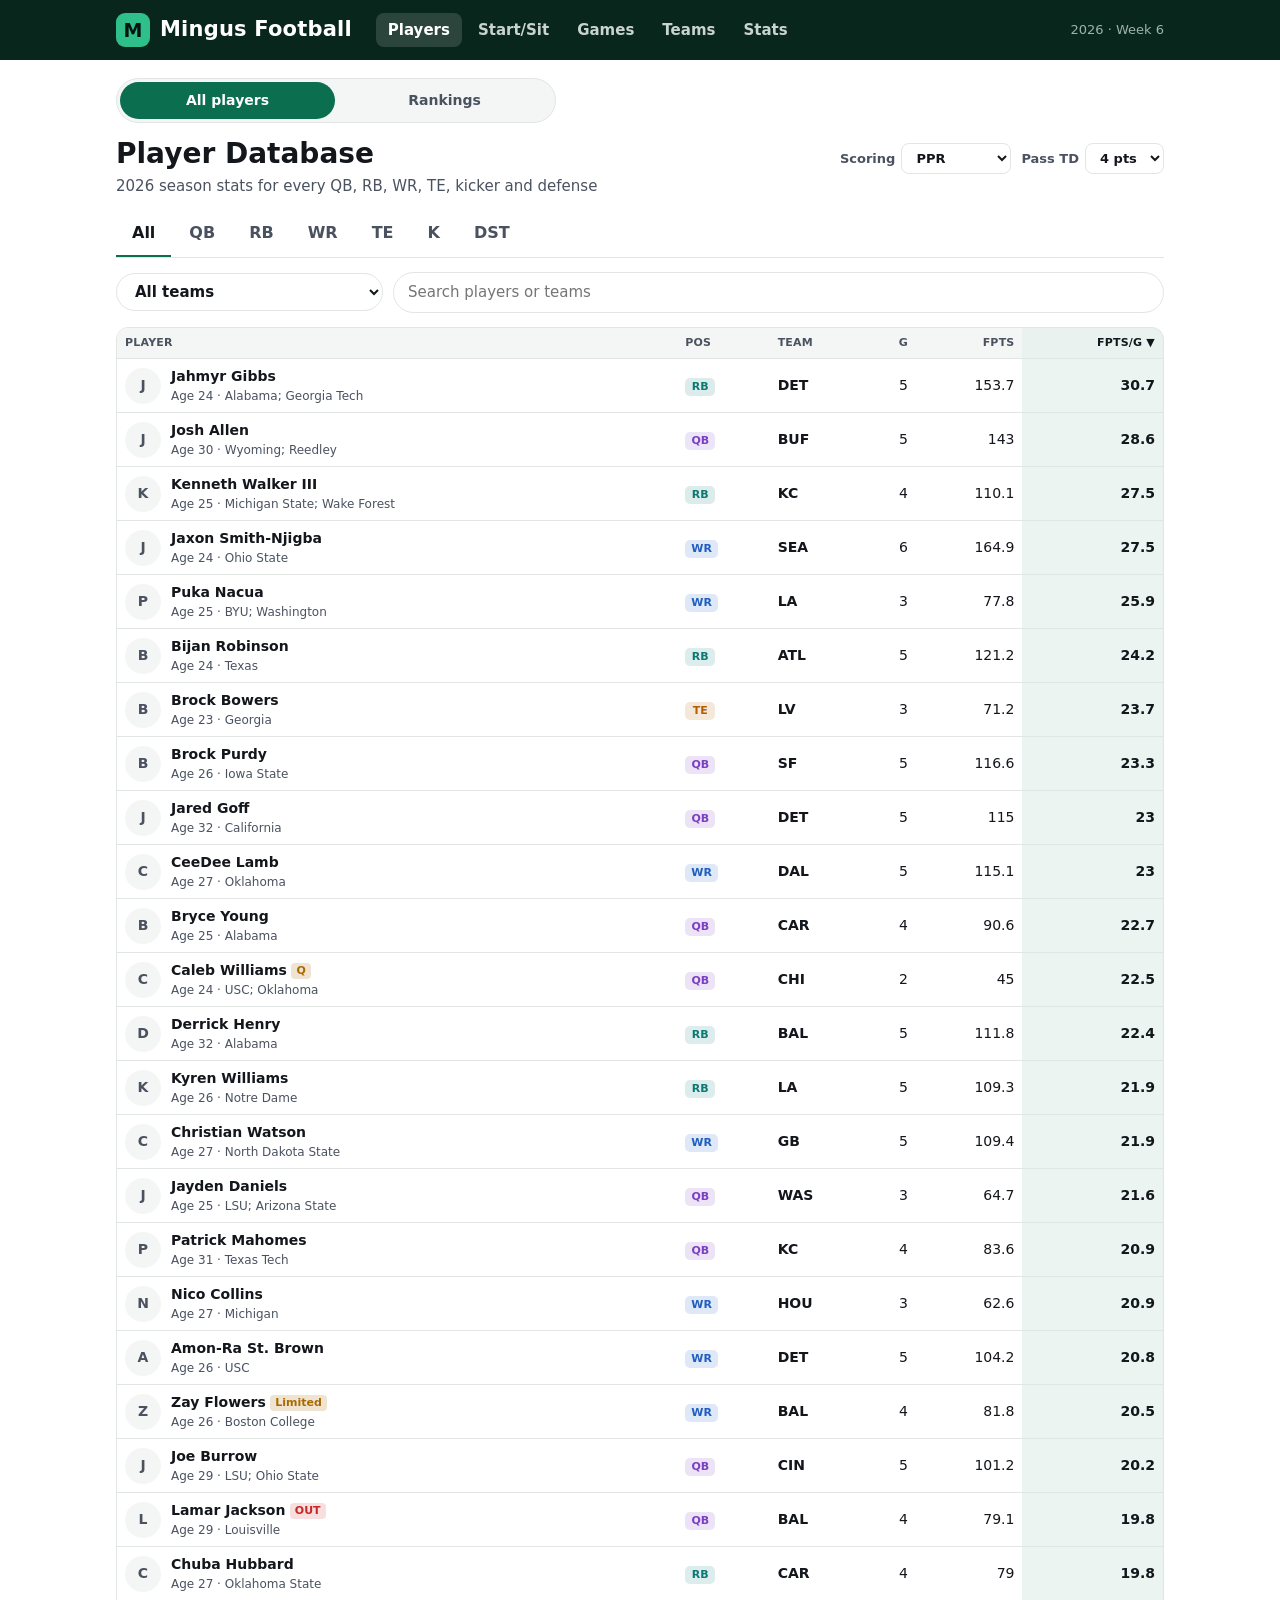
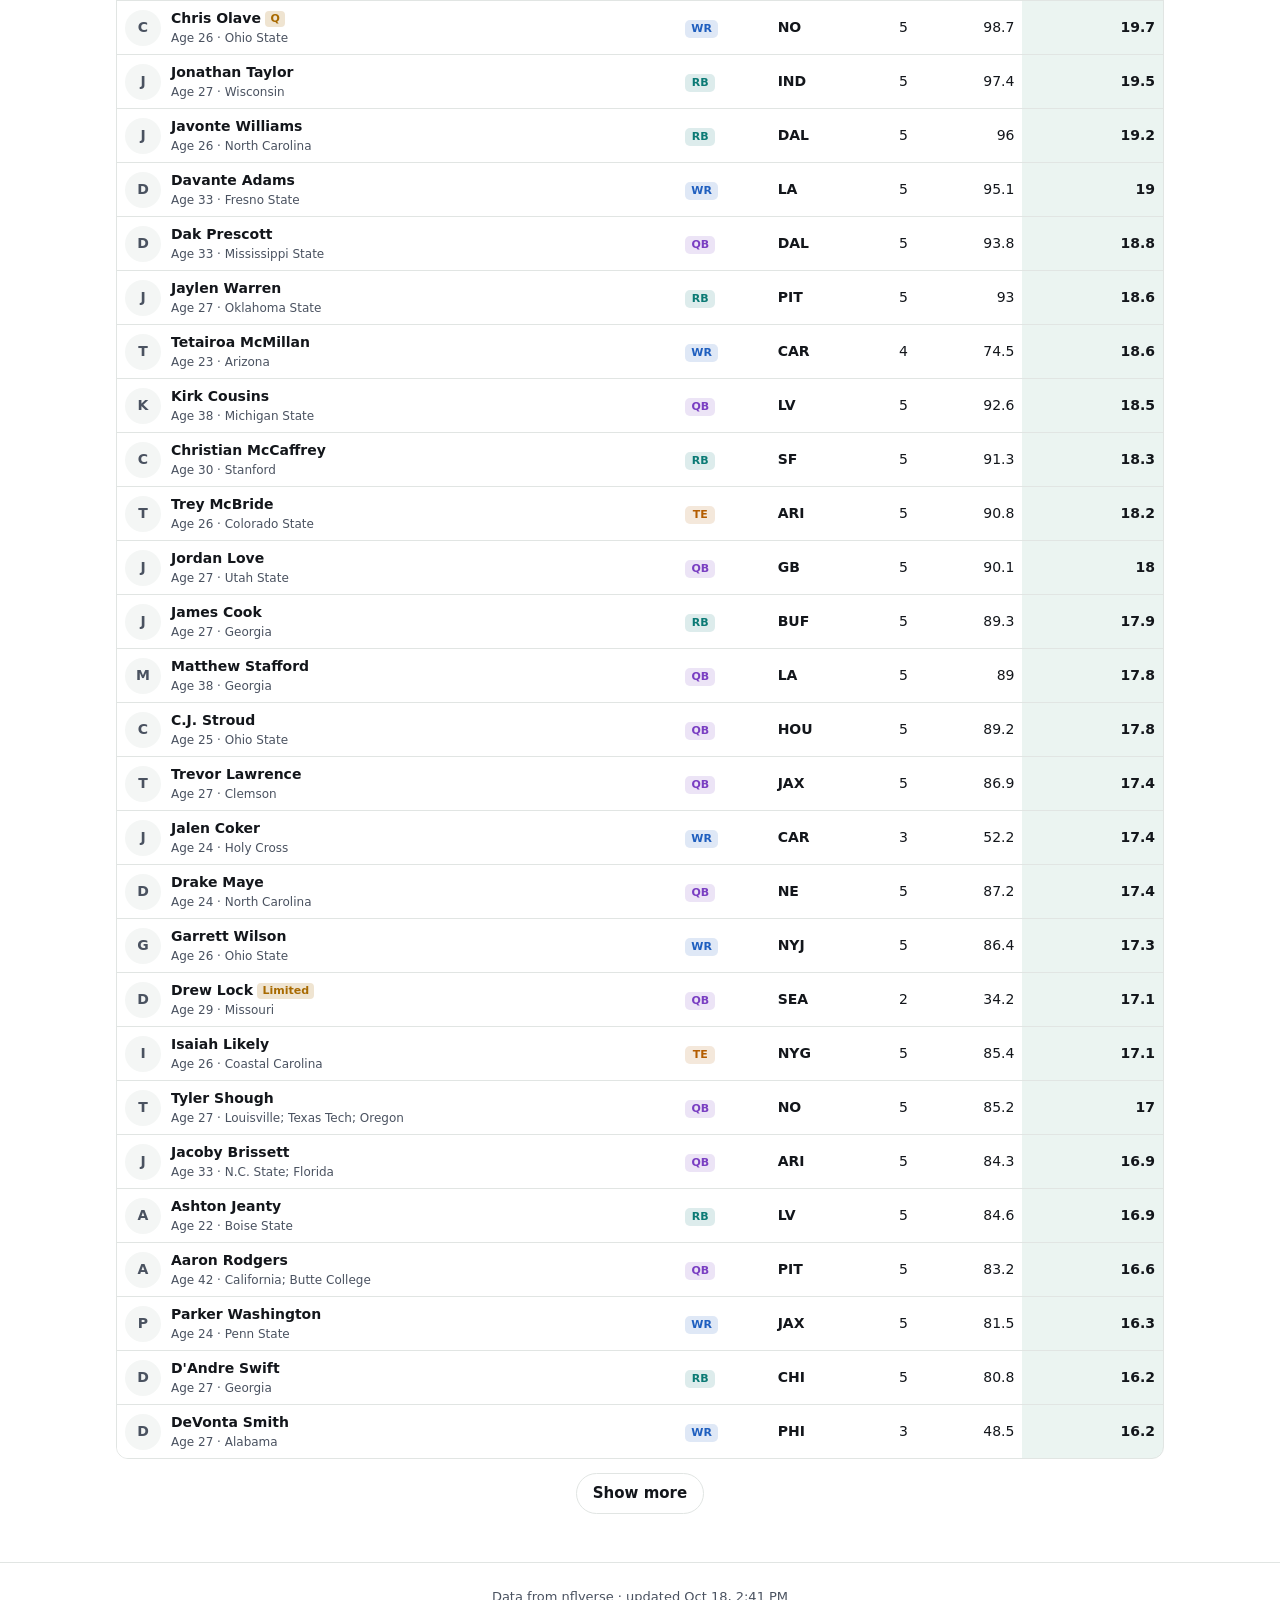
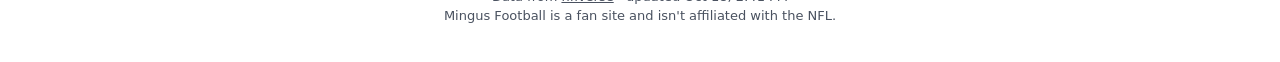
<file: site/players.html>
<!doctype html>
<html lang="en">
<head>
  <meta charset="utf-8">
  <meta name="viewport" content="width=device-width, initial-scale=1">
  <title>Player Database · Mingus Football</title>
  <link rel="icon" href="data:image/svg+xml,%3Csvg xmlns=%22http://www.w3.org/2000/svg%22 viewBox=%220 0 32 32%22%3E%3Crect width=%2232%22 height=%2232%22 rx=%228%22 fill=%22%232fbf8a%22/%3E%3Ctext x=%2216%22 y=%2223%22 font-family=%22Arial%22 font-weight=%22900%22 font-size=%2220%22 text-anchor=%22middle%22 fill=%22%2306150f%22%3EM%3C/text%3E%3C/svg%3E">
  <link rel="stylesheet" href="assets/style.css">
</head>
<body>
  <main><p class="loading">Loading…</p></main>
  <script src="assets/common.js"></script>
  <script>
    const PAGE = 50;
    const t = (k, label) => [k, label, r => r.s.tot[k] || 0];
    // Stat columns per position filter: [key, header, value(row), display(row)?]
    const STATS = {
      ALL: [["g", "G", r => r.s.g], ["fpts", "FPTS", r => r.s.fpts], ["ppg", "FPTS/G", r => r.s.ppg]],
      QB: [["g", "G", r => r.s.g], t("cmp", "Cmp"), t("att", "Att"), t("pass_yds", "Pass Yds"), t("pass_td", "Pass TD"), t("int", "INT"),
           t("car", "Car"), t("rush_yds", "Rush Yds"), t("rush_td", "Rush TD")],
      RB: [["g", "G", r => r.s.g], t("car", "Car"), t("rush_yds", "Rush Yds"),
           ["ypc", "YPC", r => (r.s.tot.car ? Math.round(r.s.tot.rush_yds / r.s.tot.car * 10) / 10 : 0)], t("rush_td", "Rush TD"),
           t("tgt", "Tgt"), t("rec", "Rec"), t("rec_yds", "Rec Yds"), t("rec_td", "Rec TD")],
      WR: [["g", "G", r => r.s.g], t("tgt", "Tgt"), t("rec", "Rec"), t("rec_yds", "Rec Yds"),
           ["ypr", "Y/R", r => (r.s.tot.rec ? Math.round(r.s.tot.rec_yds / r.s.tot.rec * 10) / 10 : 0)], t("rec_td", "Rec TD"),
           t("car", "Car"), t("rush_yds", "Rush Yds")],
      K: [["g", "G", r => r.s.g], ["fg", "FG", r => (r.s.tot.fg_0_39 || 0) + (r.s.tot.fg_40_49 || 0) + (r.s.tot.fg_50 || 0),
           r => `${(r.s.tot.fg_0_39 || 0) + (r.s.tot.fg_40_49 || 0) + (r.s.tot.fg_50 || 0)}/${r.s.tot.fg_att || 0}`],
          t("fg_40_49", "40-49"), t("fg_50", "50+"), ["long", "Long", r => r.s.fg_long], ["xp", "XP", r => r.s.tot.xp || 0, r => `${r.s.tot.xp || 0}/${r.s.tot.xp_att || 0}`]],
      DST: [["g", "G", r => r.s.g], t("sacks", "Sacks"), t("int", "INT"), t("fr", "Fum Rec"), t("td", "TD"), t("safety", "Sfty"),
            ["pag", "PA/G", r => (r.s.g ? Math.round(r.s.tot.pa / r.s.g * 10) / 10 : 0)]],
    };
    STATS.TE = STATS.WR;
    const FANTASY = [["fpts", "FPTS", r => r.s.fpts], ["ppg", "FPTS/G", r => r.s.ppg]];

    Mingus.start(async (main, meta) => {
      const [players, teams] = await Promise.all([Mingus.load("players"), Mingus.load("teams")]);
      const params = new URLSearchParams(location.search);
      // ?sort=car&dir=asc opens the table already sorted; ?hl=<player id> highlights that player (links from player pages).
      const state = {
        pos: STATS[params.get("pos")] ? params.get("pos") : "ALL", team: params.get("team") || "", q: "",
        sort: params.get("sort") || "ppg", dir: params.get("dir") === "asc" ? 1 : -1, shown: PAGE, sc: Scoring.get(),
        hl: params.get("hl"), scrolled: false,
      };
      const abbrs = Object.keys(teams).sort((a, b) => teamName(a, teams).localeCompare(teamName(b, teams)));

      main.innerHTML = `
        <div class="page-head">
          <div><h1>Player Database</h1><p class="muted sub-head">${meta.season} season stats for every QB, RB, WR, TE, kicker and defense</p></div>
          <div class="db-scoring"></div>
        </div>
        <div class="tabs-bar" role="tablist" aria-label="Position">
          ${["ALL", "QB", "RB", "WR", "TE", "K", "DST"].map(p => `<button class="pos-tab" role="tab" data-pos="${p}">${p === "ALL" ? "All" : p}</button>`).join("")}
        </div>
        <div class="controls">
          <select class="filter" aria-label="Team">
            <option value="">All teams</option>
            ${abbrs.map(a => `<option value="${a}">${esc(teamName(a, teams))}</option>`).join("")}
          </select>
          <input class="search" type="search" placeholder="Search players or teams" aria-label="Search">
        </div>
        <div class="table-wrap"><table class="data-table compact db-table"><thead></thead><tbody></tbody></table></div>
        <button class="btn-plain more" hidden>Show more</button>`;

      const thead = main.querySelector("thead"), tbody = main.querySelector("tbody"), more = main.querySelector(".more");
      main.querySelector(".filter").value = state.team;

      function draw() {
        main.querySelectorAll(".pos-tab").forEach(b => b.setAttribute("aria-selected", b.dataset.pos === state.pos));
        const cols = state.pos === "ALL" ? STATS.ALL : [...STATS[state.pos], ...FANTASY];
        if (!cols.some(c => c[0] === state.sort)) { state.sort = "ppg"; state.dir = -1; }
        const get = cols.find(c => c[0] === state.sort)[2];
        const q = state.q.toLowerCase();
        const rows = players
          .filter(p => (state.pos === "ALL" || p.pos === state.pos) && (!state.team || p.team === state.team))
          .filter(p => !q || p.name.toLowerCase().includes(q) || teamMatches(p.team, q, teams))
          .map(p => ({ p, s: summarize(p, state.sc) }))
          .sort((a, b) => ((get(a) ?? -1) - (get(b) ?? -1)) * state.dir);
        // Make sure the highlighted player is on the page, even if he's past the first 50.
        const hlAt = state.hl ? rows.findIndex(r => r.p.id === state.hl) : -1;
        if (hlAt >= state.shown) state.shown = Math.ceil((hlAt + 1) / PAGE) * PAGE;

        thead.innerHTML = `<tr><th class="l">Player</th>${state.pos === "ALL" ? `<th class="l">Pos</th>` : ""}<th class="l">Team</th>
          ${cols.map(([k, label]) => `<th class="${k === "ppg" ? "hl" : ""} ${k === state.sort ? "sorted" : ""}"><button data-sort="${k}">${label}${state.sort === k ? (state.dir < 0 ? " ▼" : " ▲") : ""}</button></th>`).join("")}</tr>`;
        tbody.innerHTML = rows.slice(0, state.shown).map((r, i) => `<tr class="${r.p.id === state.hl ? "hl-row" : ""}">
          <td class="l"><div class="pcell">${headshot(r.p, "sm")}<div>
            <a href="${playerUrl(r.p)}">${esc(r.p.name)}</a> ${injuryTag(r.p.injury)}
            ${r.p.pos === "DST" ? "" : `<div class="pmeta">${[r.p.age && `Age ${r.p.age}`, r.p.college].filter(Boolean).map(esc).join(" · ")}</div>`}
          </div></div></td>
          ${state.pos === "ALL" ? `<td class="l">${posBadge(r.p.pos)}</td>` : ""}
          <td class="l"><a class="team-link" href="${teamUrl(r.p.team)}">${esc(r.p.team)}</a></td>
          ${cols.map(([k, , g, show]) => `<td class="${k === "ppg" ? "hl strong" : ""} ${k === state.sort ? "sorted" : ""}">${show ? show(r) : fmt(g(r) ?? 0)}</td>`).join("")}
        </tr>`).join("") || `<tr><td colspan="14" class="l muted">No players match.</td></tr>`;
        more.hidden = rows.length <= state.shown;
        if (hlAt >= 0 && !state.scrolled) {
          state.scrolled = true;
          tbody.querySelector(".hl-row")?.scrollIntoView({ block: "center" });
          // On narrow screens the table scrolls sideways; bring the sorted column into view next to the names.
          const wrap = main.querySelector(".table-wrap"), th = thead.querySelector("th.sorted"), first = thead.querySelector("th");
          if (th && wrap.scrollWidth > wrap.clientWidth) wrap.scrollLeft = Math.max(0, th.offsetLeft - first.offsetWidth - 8);
        }
        history.replaceState(null, "", `players.html?${new URLSearchParams({
          ...(state.pos !== "ALL" && { pos: state.pos }), ...(state.sort !== "ppg" && { sort: state.sort }),
          ...(state.dir > 0 && { dir: "asc" }), ...(state.hl && { hl: state.hl }) })}`.replace(/\?$/, ""));
        thead.querySelectorAll("[data-sort]").forEach(b => b.onclick = () => {
          state.dir = state.sort === b.dataset.sort ? -state.dir : -1;
          state.sort = b.dataset.sort; draw();
        });
      }
      main.querySelectorAll(".pos-tab").forEach(b => b.onclick = () => {
        state.pos = b.dataset.pos; state.shown = PAGE;
        draw();
      });
      main.querySelector(".filter").onchange = e => { state.team = e.target.value; state.shown = PAGE; draw(); };
      main.querySelector(".search").oninput = e => { state.q = e.target.value.trim(); state.shown = PAGE; draw(); };
      more.onclick = () => { state.shown += PAGE; draw(); };
      main.querySelector(".db-scoring").innerHTML = scoringControls(state.sc, sc => { state.sc = sc; draw(); });
      draw();
    });
  </script>
</body>
</html>
</file>
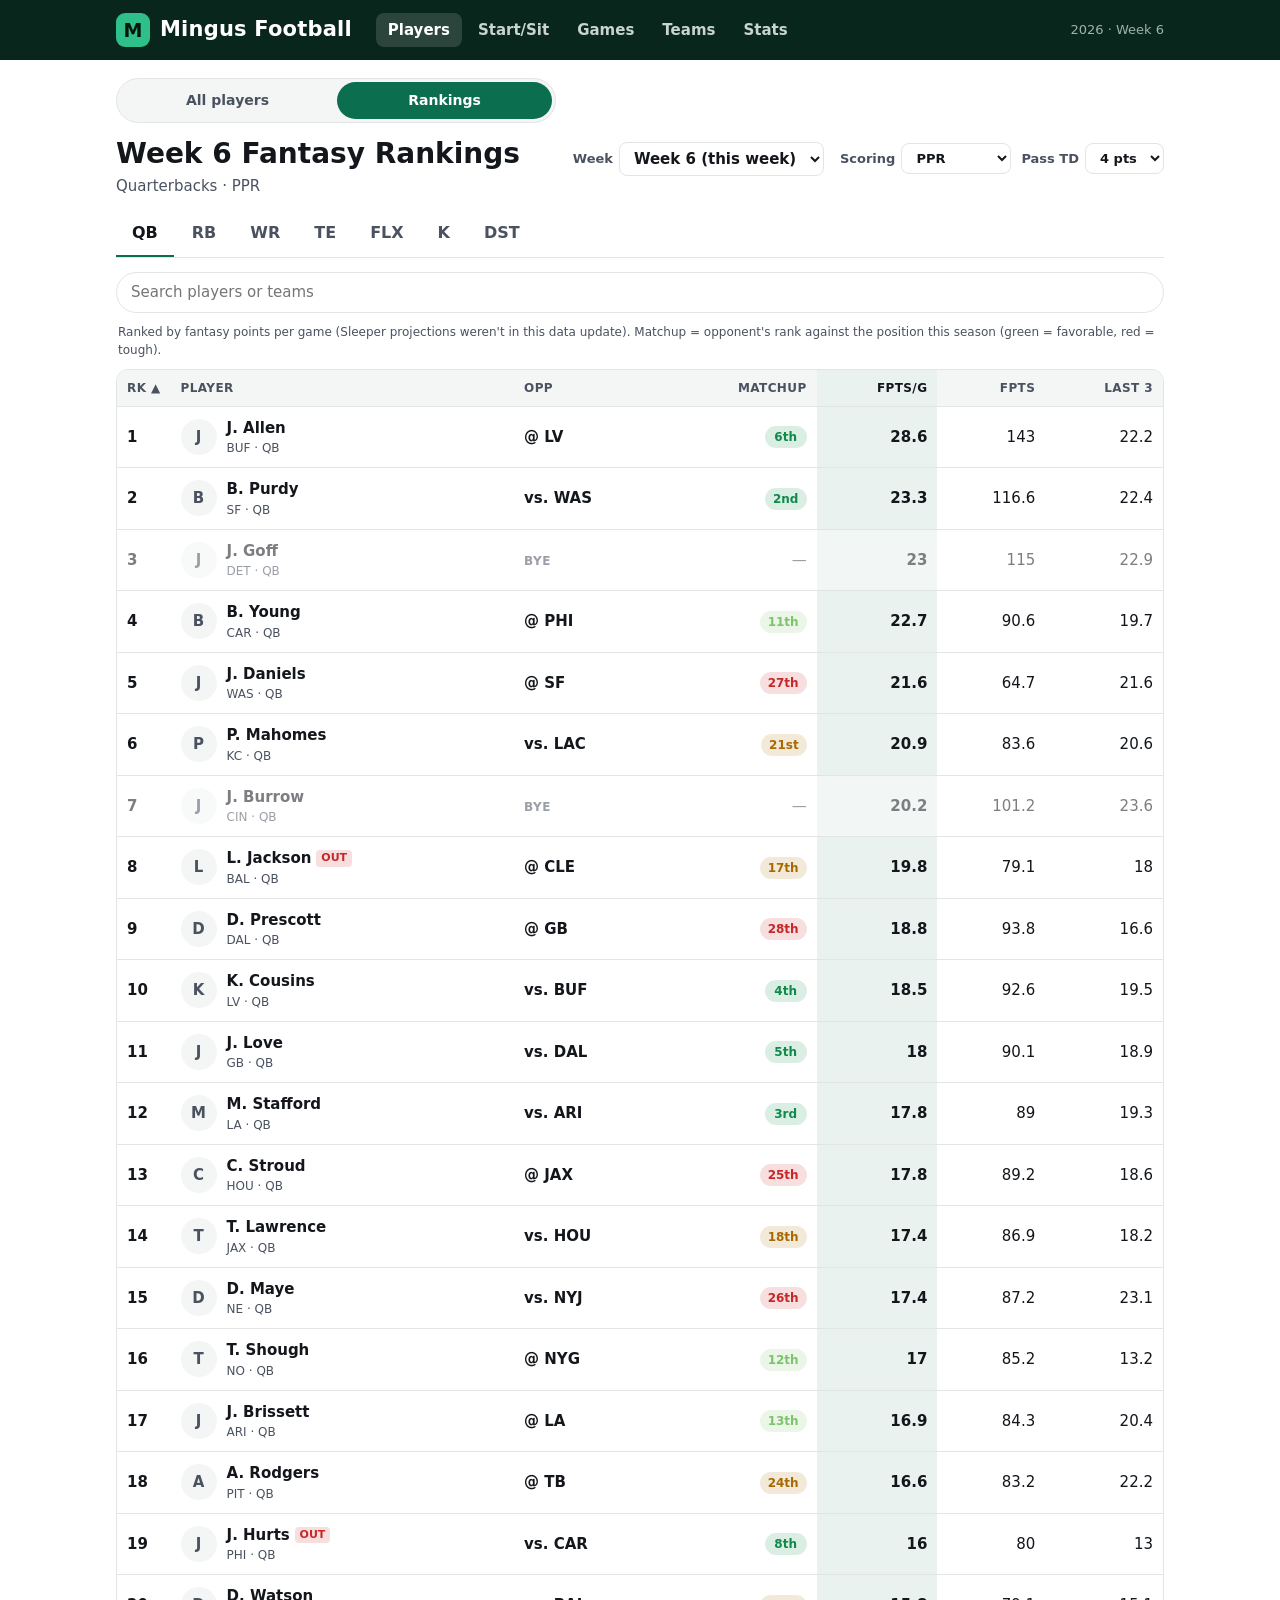
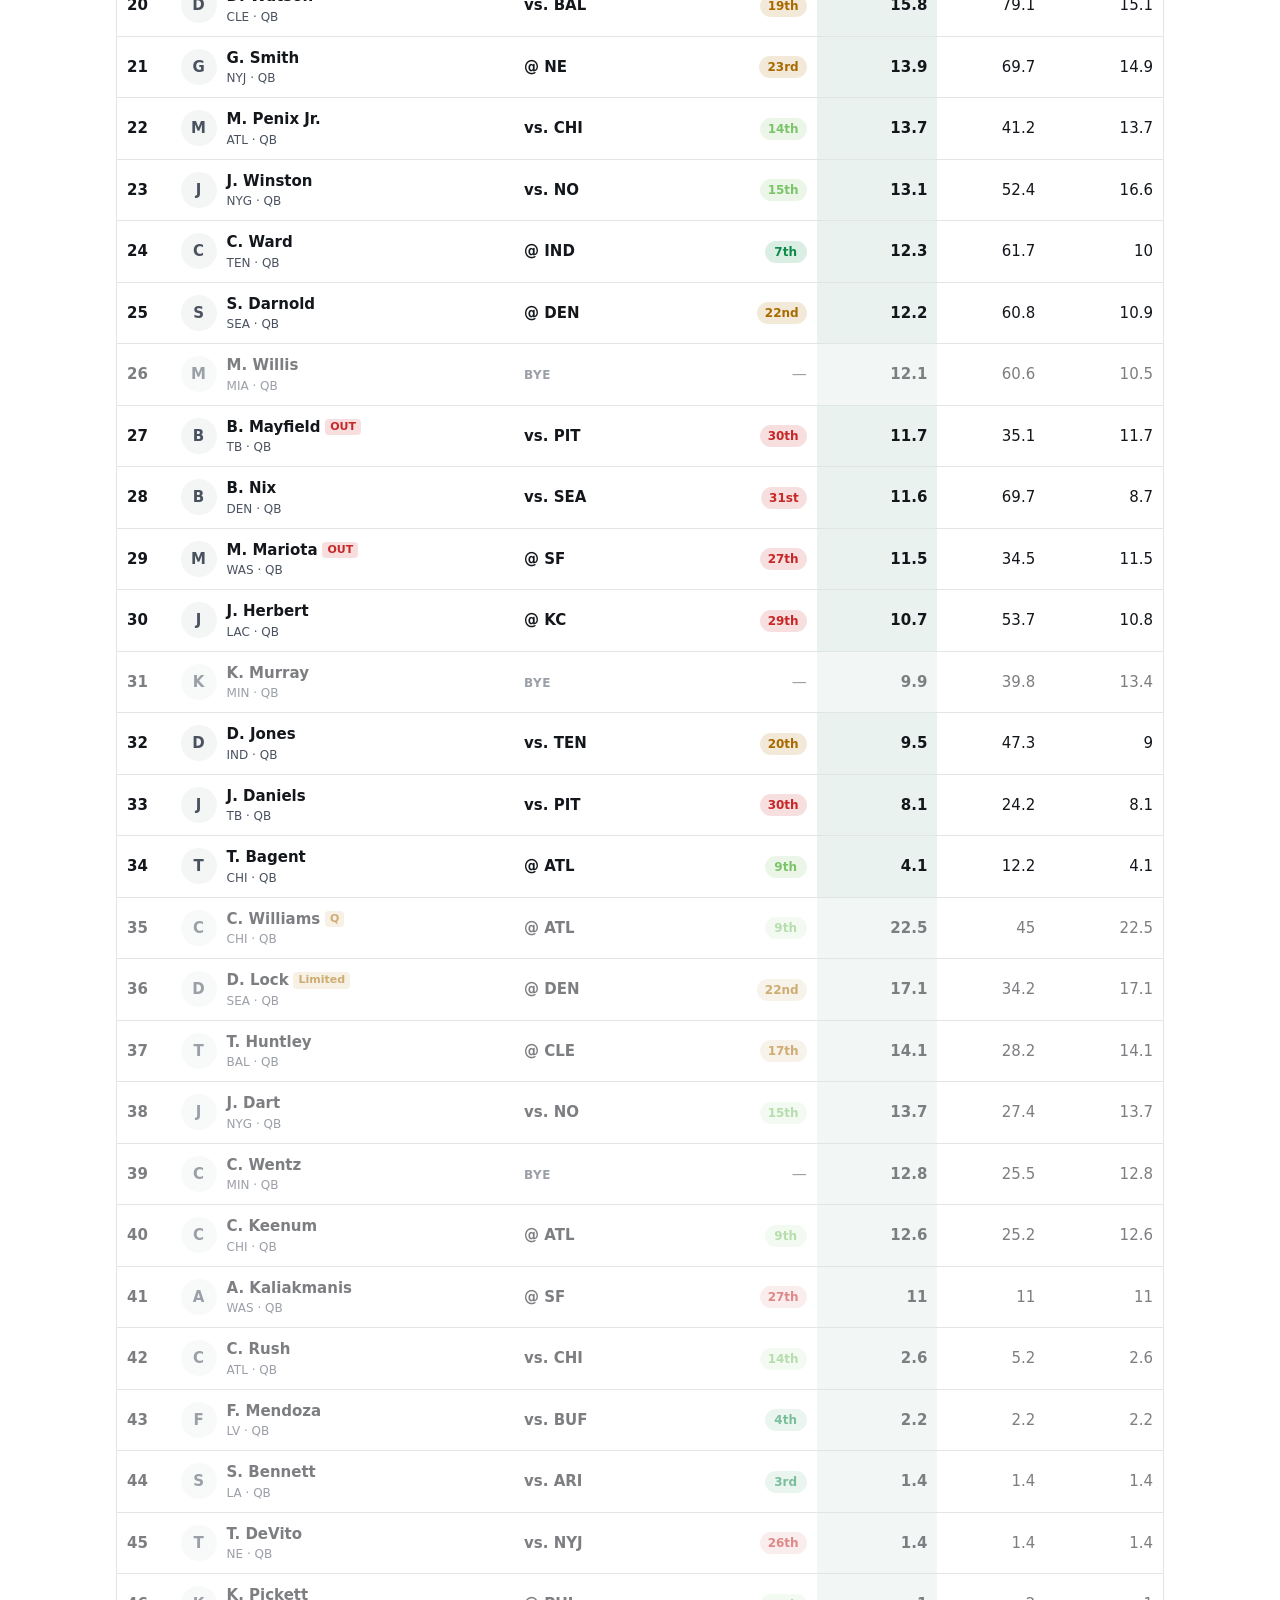
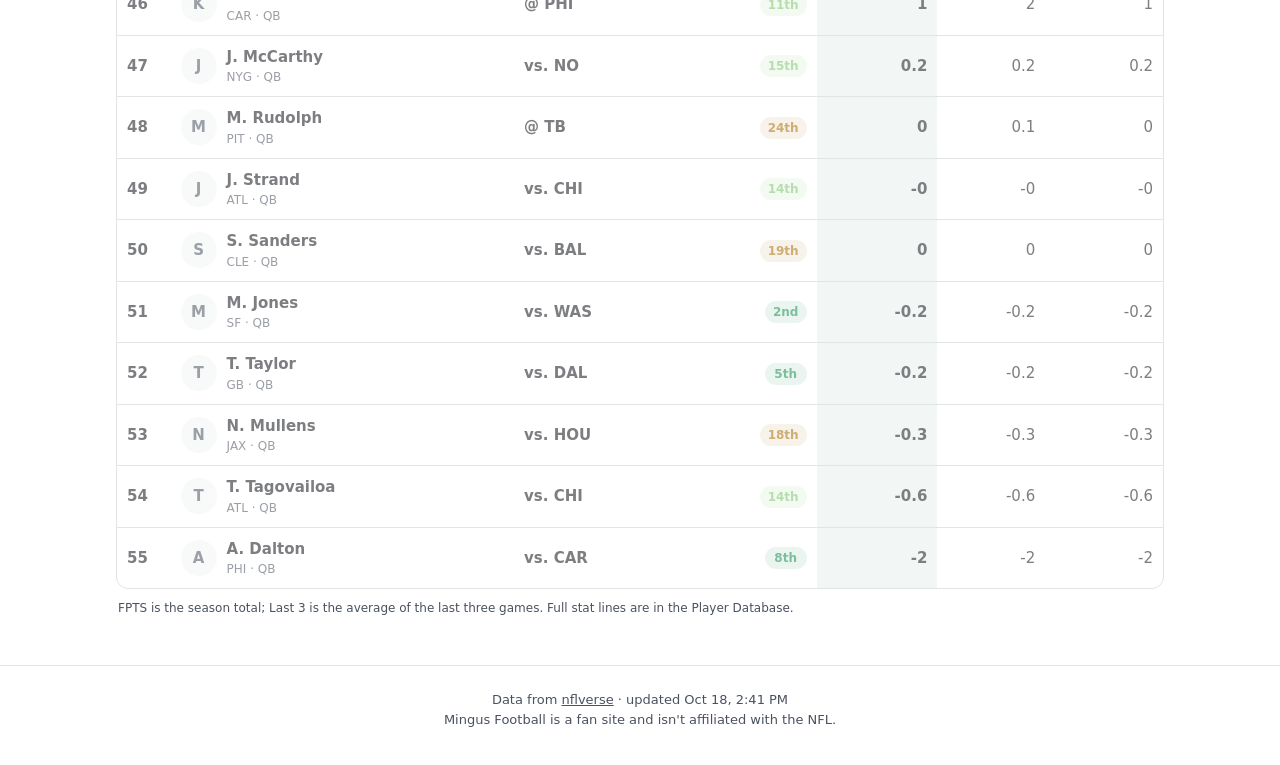
<file: site/rankings.html>
<!doctype html>
<html lang="en">
<head>
  <meta charset="utf-8">
  <meta name="viewport" content="width=device-width, initial-scale=1">
  <title>Fantasy Rankings · Mingus Football</title>
  <link rel="icon" href="data:image/svg+xml,%3Csvg xmlns=%22http://www.w3.org/2000/svg%22 viewBox=%220 0 32 32%22%3E%3Crect width=%2232%22 height=%2232%22 rx=%228%22 fill=%22%232fbf8a%22/%3E%3Ctext x=%2216%22 y=%2223%22 font-family=%22Arial%22 font-weight=%22900%22 font-size=%2220%22 text-anchor=%22middle%22 fill=%22%2306150f%22%3EM%3C/text%3E%3C/svg%3E">
  <link rel="stylesheet" href="assets/style.css">
</head>
<body>
  <main><p class="loading">Loading…</p></main>
  <script src="assets/common.js"></script>
  <script>
    // Fantasy-only columns; full stat lines live in the Player Database.
    // [key, header, value(row), display(row)?]
    const dash = v => (v === null || v === undefined ? "—" : fmt(v));
    const COLS = [
      ["proj", "Proj", r => r.s.proj, r => dash(r.s.proj)],
      ["ppg", "FPTS/G", r => r.s.ppg],
      ["fpts", "FPTS", r => r.s.fpts],
      ["last3", "Last 3", r => r.s.last3],
    ];
    // Past weeks: the ranking as it stood before kickoff, next to what each player actually scored.
    const PAST_COLS = [
      ["proj", "Proj", r => r.s.proj, r => dash(r.s.proj)],
      ["actual", "Actual", r => r.actual, r => dash(r.actual)],
      ["diff", "+/−", r => r.diff, r => (r.diff === null ? "—" : `<span class="${r.diff >= 0 ? "beat" : "missed"}">${r.diff > 0 ? "+" : r.diff < 0 ? "−" : ""}${fmt(Math.abs(r.diff))}</span>`)],
      ["ppg", "FPTS/G", r => r.s.ppg],
      ["last3", "Last 3", r => r.s.last3],
    ];

    Mingus.start(async (main, meta) => {
      const [players, games, teams] = await Promise.all([Mingus.load("players"), Mingus.load("games"), Mingus.load("teams")]);
      const params = new URLSearchParams(location.search);
      const thisWeek = meta.next_week ?? meta.last_week;
      const urlWeek = Number(params.get("week"));
      const state = {
        tab: RANK_TABS.includes(params.get("pos")) ? params.get("pos") : "QB", q: "", sort: null, dir: -1, sc: Scoring.get(),
        week: urlWeek >= 1 && urlWeek <= thisWeek ? urlWeek : thisWeek,
      };
      let projector = makeProjector(players, games, state.sc, meta);
      let dvp, offense;
      // Matchup ranks use only games played before the chosen week, so a past week shows what was known then.
      function computeMatchups() {
        const before = state.week < thisWeek ? state.week : Infinity;
        dvp = defenseVsPos(players, games, state.sc, before);
        // For D/ST matchups: opponents ranked by points scored per game (1st = scores the fewest = best for a defense).
        offense = {};
        for (const t of Object.keys(teams)) {
          const r = teamResults(games, t).filter(x => x.week < before);
          offense[t] = { ppg: r.length ? Math.round(r.reduce((a, x) => a + x.pf, 0) / r.length * 10) / 10 : 0 };
        }
        Object.keys(offense).sort((a, b) => offense[a].ppg - offense[b].ppg).forEach((t, i) => { offense[t].rank = i + 1; });
      }
      computeMatchups();

      main.innerHTML = `
        <div class="page-head">
          <div>
            <h1></h1>
            <p class="muted sub-head"></p>
          </div>
          <div class="rank-head-controls">
            <label class="week-select">Week
              <select id="rank-week" aria-label="Week">
                ${Array.from({ length: thisWeek }, (_, i) => thisWeek - i).map(w => `<option value="${w}">Week ${w}${w === thisWeek ? " (this week)" : ""}</option>`).join("")}
              </select>
            </label>
            <div class="scoring-slot"></div>
          </div>
        </div>
        <div class="tabs-bar" role="tablist" aria-label="Position">
          ${RANK_TABS.map(t => `<button class="pos-tab" role="tab" data-tab="${t}">${t}</button>`).join("")}
        </div>
        <div class="controls"><input class="search" type="search" placeholder="Search players or teams" aria-label="Search"></div>
        <p class="legend top-legend"></p>
        <div class="table-wrap"><table class="data-table rank-table"><thead></thead><tbody></tbody></table></div>
        <p class="legend bottom-legend"></p>`;

      const thead = main.querySelector("thead"), tbody = main.querySelector("tbody");

      function matchupCell(r) {
        if (!r.game) return `<span class="muted">—</span>`;
        if (r.p.pos === "DST") {
          const o = offense[r.game.opp];
          return `<span class="mchip ${matchupClass(o.rank)}" title="${esc(r.game.opp)} scores ${o.ppg} pts/game, the ${ordinal(33 - o.rank)}-most">${ordinal(o.rank)}</span>`;
        }
        return matchupChip(dvp[r.game.opp]?.[r.p.pos], r.game.opp, r.p.pos);
      }

      function draw() {
        const { tab } = state;
        main.querySelectorAll(".pos-tab").forEach(b => b.setAttribute("aria-selected", b.dataset.tab === tab));
        const week = state.week, past = week < thisWeek;
        history.replaceState(null, "", `rankings.html?pos=${tab}${past ? `&week=${week}` : ""}`);
        main.querySelector("h1").textContent = `Week ${week} Fantasy Rankings`;
        main.querySelector(".sub-head").textContent = `${TAB_LABELS[tab]} · ${Scoring.label(state.sc)}${past ? " · past week" : ""}`;
        const pool = players.filter(p => tab === "FLX" ? FLEX.includes(p.pos) : p.pos === tab);
        // For a past week, season stats only count games before that week, and each player is placed on the team
        // he played for that week.
        const min = past ? Math.max(1, Math.ceil((week - 1) / 2)) : minGames(meta);
        const rows0 = pool.map(p => {
          const played = p.log.find(e => e.week === week);
          const s = summarize(past ? { ...p, log: p.log.filter(e => e.week < week) } : p, state.sc);
          s.proj = projector.hasSleeper ? projector.get(p, week) : null;
          const actual = past ? (played ? scoreGame(played, p.pos, state.sc) : null) : null;
          return {
            p, s, actual,
            diff: actual !== null && s.proj !== null ? Math.round((actual - s.proj) * 10) / 10 : null,
            game: weekGame(games, played?.team || p.team, week),
          };
        });
        // Ranked by Sleeper's projection for the week (players on bye go last), or by points per game without it.
        const ranked = rows0
          .sort(projector.hasSleeper
            ? (a, b) => ((b.s.proj ?? -99) - (a.s.proj ?? -99)) || (b.s.ppg - a.s.ppg)
            : (a, b) => ((b.s.g >= min) - (a.s.g >= min)) || (b.s.ppg - a.s.ppg))
          .map((r, i) => ({ ...r, rank: i + 1 }));
        const cols = (past ? PAST_COLS : COLS).filter(c => projector.hasSleeper || !["proj", "diff"].includes(c[0]));

        const q = state.q.toLowerCase();
        let rows = ranked.filter(({ p }) => !q || p.name.toLowerCase().includes(q) || teamMatches(p.team, q, teams));
        if (state.sort) {
          const get = cols.find(c => c[0] === state.sort)[2];
          rows = [...rows].sort((a, b) => ((get(a) ?? -99) - (get(b) ?? -99)) * state.dir);
        }

        const head = (key, label, cls = "") => {
          const on = state.sort === key;
          return `<th class="${cls}" ${on ? `aria-sort="${state.dir < 0 ? "descending" : "ascending"}"` : ""}>
            <button data-sort="${key}">${label}${on ? (state.dir < 0 ? " ▼" : " ▲") : ""}</button></th>`;
        };
        thead.innerHTML = `<tr>
          <th class="l"><button data-sort="">Rk${state.sort ? "" : " ▲"}</button></th>
          <th class="l">Player</th><th class="l">Opp</th>
          <th class="hide-sm" title="${tab === "DST" ? "Opponent's scoring rank (1st = scores the fewest)" : "Opponent's rank vs this position (1st = allows the most)"}">Matchup</th>
          ${cols.map(([k, label], i) => head(k, label, i === 0 ? "hl" : i < 2 ? "" : "hide-sm")).join("")}
        </tr>`;

        tbody.innerHTML = rows.map(r => `
          <tr class="${!r.game || (projector.hasSleeper ? r.s.proj === null : r.s.g < min) ? "unqualified" : ""}">
            <td class="l rank">${r.rank}</td>
            <td class="l"><div class="pcell">${headshot(r.p, "sm")}
              <div><a href="${playerUrl(r.p)}">${esc(r.p.pos === "DST" ? r.p.name : r.p.short)}</a> ${injuryTag(r.p.injury)}
              <div class="pmeta">${esc(r.p.team)}${r.p.pos === "DST" ? "" : ` · ${esc(r.p.pos)}`}</div></div></div></td>
            <td class="l opp">${r.game ? `<a href="${gameUrl(r.game)}">${esc(oppLabel(r.game))}</a>` : `<span class="bye">BYE</span>`}</td>
            <td class="hide-sm">${matchupCell(r)}</td>
            ${cols.map(([k, , get, show], i) => `<td class="${i === 0 ? "hl strong" : i < 2 ? "" : "hide-sm"}">${show ? show(r) : fmt(get(r) ?? 0)}</td>`).join("")}
          </tr>`).join("") || `<tr><td colspan="10" class="l muted">No players match.</td></tr>`;

        const rankedBy = projector.hasSleeper
          ? `Ranked by Sleeper's Week ${week} projection.`
          : `Ranked by fantasy points per game${past ? ` before Week ${week}` : ""} (Sleeper projections weren't in this data update).`;
        main.querySelector(".top-legend").textContent = past
          ? `Week ${week} as it looked before kickoff. ${rankedBy} Actual = points scored that week${projector.hasSleeper ? "; +/− = actual minus projection" : ""}. Matchup = opponent's rank against the position before Week ${week}.`
          : `${rankedBy} Matchup = opponent's rank against the position this season (green = favorable, red = tough).`;
        // How far off Sleeper was: this week only for a past week, otherwise the season so far.
        const misses = past ? ranked.filter(r => r.diff !== null && r.s.proj >= 5).map(r => Math.abs(r.diff)) : [];
        const acc = projector.accuracy();
        main.querySelector(".bottom-legend").textContent = past
          ? (misses.length ? `Sleeper's Week ${week} projections missed by ${fmt(Math.round(misses.reduce((a, b) => a + b, 0) / misses.length * 10) / 10)} pts per player on average (players projected for 5+). ` : "") +
            `FPTS/G and Last 3 count games before Week ${week}. Full stat lines are in the Player Database.`
          : (projector.hasSleeper && acc.mae !== null ? `Sleeper's projections have missed by ${acc.mae} pts per player on average this season. ` : "") +
            `FPTS is the season total; Last 3 is the average of the last three games. Full stat lines are in the Player Database.`;

        thead.querySelectorAll("[data-sort]").forEach(b => b.onclick = () => {
          const key = b.dataset.sort || null;
          state.dir = state.sort === key ? -state.dir : -1;
          state.sort = key;
          draw();
        });
      }

      main.querySelector(".scoring-slot").innerHTML = scoringControls(state.sc, sc => {
        state.sc = sc; projector = makeProjector(players, games, sc, meta); computeMatchups(); draw();
      });
      main.querySelectorAll(".pos-tab").forEach(b => b.onclick = () => {
        state.tab = b.dataset.tab; state.sort = null;
        draw();
      });
      const weekSel = main.querySelector("#rank-week");
      weekSel.value = state.week;
      weekSel.onchange = () => { state.week = Number(weekSel.value); state.sort = null; computeMatchups(); draw(); };
      main.querySelector(".search").oninput = e => { state.q = e.target.value.trim(); draw(); };
      draw();
    });
  </script>
</body>
</html>
</file>
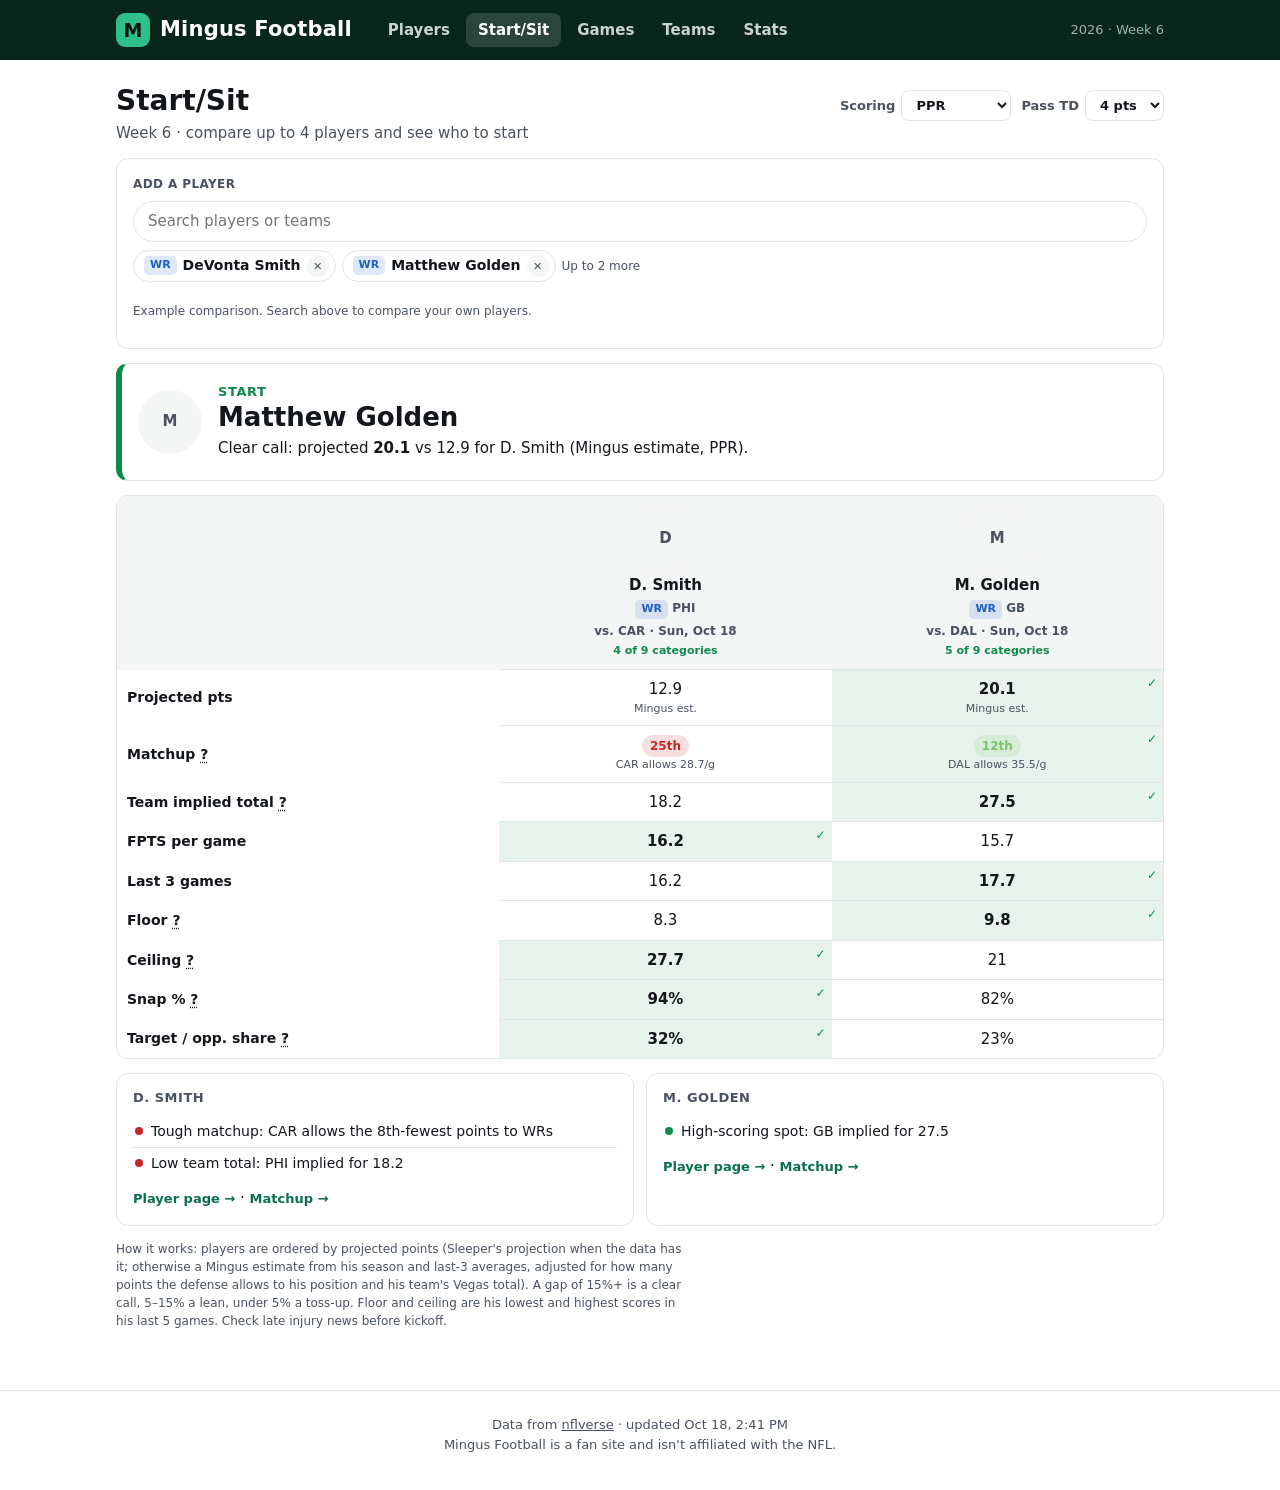
<file: site/startsit.html>
<!doctype html>
<html lang="en">
<head>
  <meta charset="utf-8">
  <meta name="viewport" content="width=device-width, initial-scale=1">
  <title>Start/Sit · Mingus Football</title>
  <link rel="icon" href="data:image/svg+xml,%3Csvg xmlns=%22http://www.w3.org/2000/svg%22 viewBox=%220 0 32 32%22%3E%3Crect width=%2232%22 height=%2232%22 rx=%228%22 fill=%22%232fbf8a%22/%3E%3Ctext x=%2216%22 y=%2223%22 font-family=%22Arial%22 font-weight=%22900%22 font-size=%2220%22 text-anchor=%22middle%22 fill=%22%2306150f%22%3EM%3C/text%3E%3C/svg%3E">
  <link rel="stylesheet" href="assets/style.css">
</head>
<body>
  <main><p class="loading">Loading…</p></main>
  <script src="assets/common.js"></script>
  <script>
    const MAX = 4;
    const SKILL = ["QB", "RB", "WR", "TE", "K", "DST"];

    Mingus.start(async (main, meta) => {
      const [players, games, teams] = await Promise.all([Mingus.load("players"), Mingus.load("games"), Mingus.load("teams")]);
      const week = meta.next_week ?? meta.last_week;
      const byId = Object.fromEntries(players.map(p => [p.id, p]));
      let sc = Scoring.get();
      const fromUrl = (new URLSearchParams(location.search).get("p") || "").split(",").filter(id => byId[id]).slice(0, MAX);
      const state = { ids: fromUrl, example: false, q: "" };

      // Every number on this page for one player this week.
      function evaluate(p, ctx) {
        const s = summarize(p, sc), game = weekGame(games, p.team, week), last5 = s.pts.slice(-5);
        const recent = p.log.slice(-3);
        const avgOf = k => (recent.some(e => e[k] !== undefined) ? recent.reduce((a, e) => a + (e[k] || 0), 0) / recent.length : null);
        const out = {
          p, s, game, inj: p.injury,
          out: !game || p.injury?.status === "Out",
          floor: last5.length ? Math.min(...last5) : null, ceiling: last5.length ? Math.max(...last5) : null,
          snap: ["DST", "K"].includes(p.pos) ? null : avgOf("snap_pct"),
          share: ["WR", "TE"].includes(p.pos) ? avgOf("tgt_sh") : p.pos === "RB" ? avgOf("opp_sh") : null,
          implied: game?.implied ?? null, oppImplied: game ? teamGame(game, game.opp).implied : null,
          matchup: game && p.pos !== "DST" ? ctx.dvp[game.opp]?.[p.pos] : null,
        };
        // Projection: Sleeper's when we have it; otherwise our estimate from recent scoring, the defense and the Vegas total.
        const sleeper = ctx.projector.get(p, week);
        // Already played this week (e.g. Thursday night): there's nothing to decide, so show what he scored.
        const played = game && game.home_score !== null ? p.log.find(e => e.week === week) : null;
        out.locked = !!(game && game.home_score !== null);
        if (out.locked) { out.proj = played ? scoreGame(played, p.pos, sc) : 0; out.projSrc = "Final (already played)"; }
        else if (!game || out.out) { out.proj = 0; out.projSrc = !game ? "Bye" : "Out"; }
        else if (sleeper !== null) { out.proj = sleeper; out.projSrc = "Sleeper"; }
        else {
          const base = s.g ? (s.ppg + s.last3) / 2 : 0;
          const clamp = (x, lo, hi) => Math.max(lo, Math.min(hi, x));
          const mf = out.matchup ? clamp(out.matchup.ppg / ctx.lgPos[p.pos], 0.8, 1.2) : 1;
          const vf = p.pos === "DST" ? clamp(ctx.lgImplied / (out.oppImplied || ctx.lgImplied), 0.85, 1.15)
            : clamp((out.implied || ctx.lgImplied) / ctx.lgImplied, 0.9, 1.1);
          out.proj = Math.round(base * mf * vf * 10) / 10; out.projSrc = "Mingus est.";
        }
        // Plain-English reasons.
        const why = [];
        if (!game) why.push(["bad", `On bye in Week ${week}`]);
        if (p.injury) why.push([p.injury.status === "Out" ? "bad" : "warn", `${p.injury.status}${p.injury.injury ? ` (${p.injury.injury})` : ""}`]);
        if (out.matchup) {
          const r = out.matchup.rank;
          if (r <= 8) why.push(["good", `Soft matchup: ${game.opp} allows the ${ordinal(r)}-most points to ${p.pos}s`]);
          else if (r >= 25) why.push(["bad", `Tough matchup: ${game.opp} allows the ${ordinal(33 - r)}-fewest points to ${p.pos}s`]);
        }
        if (p.pos === "DST" && out.oppImplied !== null) {
          if (out.oppImplied <= 20) why.push(["good", `${game.opp} is only expected to score ${fmt(out.oppImplied)}`]);
          else if (out.oppImplied >= 25) why.push(["bad", `${game.opp} is expected to score ${fmt(out.oppImplied)}`]);
        } else if (out.implied !== null) {
          if (out.implied >= 26) why.push(["good", `High-scoring spot: ${p.team} implied for ${fmt(out.implied)}`]);
          else if (out.implied <= 19) why.push(["bad", `Low team total: ${p.team} implied for ${fmt(out.implied)}`]);
        }
        if (s.g >= 4 && s.ppg > 0) {
          const d = (s.last3 - s.ppg) / s.ppg;
          if (d >= 0.25) why.push(["good", `Trending up: ${fmt(s.last3)} pts/g over his last 3 vs ${fmt(s.ppg)} for the season`]);
          else if (d <= -0.25) why.push(["bad", `Trending down: ${fmt(s.last3)} pts/g over his last 3 vs ${fmt(s.ppg)} for the season`]);
        }
        out.why = why;
        return out;
      }

      function context() {
        const dvp = defenseVsPos(players, games, sc);
        const lgPos = {};
        for (const pos of ["QB", "RB", "WR", "TE", "K"]) {
          const v = Object.values(dvp).map(t => t[pos]?.ppg).filter(x => x != null);
          lgPos[pos] = v.length ? v.reduce((a, b) => a + b, 0) / v.length : 1;
        }
        const imp = games.filter(g => g.week === week).flatMap(g => [g.home_implied, g.away_implied]).filter(x => x != null);
        return { dvp, lgPos, lgImplied: imp.length ? imp.reduce((a, b) => a + b, 0) / imp.length : 22, projector: makeProjector(players, games, sc, meta) };
      }

      // First visit: a realistic example (two receivers ranked next to each other), clearly marked.
      if (!state.ids.length) {
        const ranked = rankList(players.filter(p => p.pos === "WR" && weekGame(games, p.team, week) && !p.injury), sc, meta);
        state.ids = ranked.slice(10, 12).map(r => r.p.id);
        state.example = true;
      }

      main.innerHTML = `
        <div class="page-head">
          <div><h1>Start/Sit</h1><p class="muted sub-head">Week ${week} · compare up to ${MAX} players and see who to start</p></div>
          <div class="ss-scoring"></div>
        </div>
        <section class="card ss-pick">
          <label class="ss-label" for="ss-find">Add a player</label>
          <div class="ss-search">
            <input class="search" id="ss-find" type="search" placeholder="Search players or teams" autocomplete="off">
            <div class="ss-results" id="ss-results" hidden></div>
          </div>
          <div class="ss-chips" id="ss-chips"></div>
          <p class="muted small" id="ss-example" hidden>Example comparison. Search above to compare your own players.</p>
        </section>
        <div id="ss-body"></div>`;

      const $ = id => document.getElementById(id);

      function setIds(ids) {
        state.ids = ids.slice(0, MAX); state.example = false;
        history.replaceState(null, "", state.ids.length ? `startsit.html?p=${state.ids.join(",")}` : "startsit.html");
        draw();
      }

      function draw() {
        const ctx = context();
        const rows = state.ids.map(id => evaluate(byId[id], ctx));
        $("ss-example").hidden = !state.example;
        $("ss-chips").innerHTML = rows.map(r => `<span class="ss-chip">${posBadge(r.p.pos)} ${esc(r.p.name)}
          <button type="button" data-remove="${r.p.id}" aria-label="Remove ${esc(r.p.name)}">×</button></span>`).join("")
          + (rows.length < MAX ? `<span class="muted small">${rows.length < 2 ? "Add at least 2 players" : `Up to ${MAX - rows.length} more`}</span>` : "");
        $("ss-chips").querySelectorAll("[data-remove]").forEach(b => b.onclick = () => setIds(state.ids.filter(id => id !== b.dataset.remove)));
        $("ss-body").innerHTML = rows.length >= 2 ? verdict(rows) + table(rows) + reasons(rows) + method()
          : `<section class="card"><p class="muted">Add two or more players to compare them.</p></section>`;
      }

      // Who to start, and how sure: by projected points.
      function verdict(rows) {
        const locked = rows.filter(r => r.locked);
        const lockedNote = locked.length ? `<p class="muted small">${locked.map(r => `${esc(r.p.short)} already played this week (${fmt(r.proj)} pts), so he's left out of the call.`).join(" ")}</p>` : "";
        rows = rows.filter(r => !r.locked);
        if (rows.length < 2) return `<section class="card ss-verdict toss"><div><span class="ss-v-label">Nothing to decide yet</span>${lockedNote}<p>Add at least two players who haven't played yet this week.</p></div></section>`;
        const order = [...rows].sort((a, b) => b.proj - a.proj);
        const [top, second] = order;
        const gap = top.proj - second.proj, rel = second.proj > 0 ? gap / second.proj : 1;
        const [label, cls, sub] = rel >= 0.15 ? ["Start", "clear", "Clear call"] : rel >= 0.05 ? ["Lean", "lean", "Slight edge"] : ["Toss-up", "toss", "Too close to call"];
        const tie = cls === "toss" ? ` Tiebreaker: <strong>${esc((top.ceiling ?? 0) >= (second.ceiling ?? 0) ? top.p.short : second.p.short)}</strong> has the higher ceiling, <strong>${esc((top.floor ?? 0) >= (second.floor ?? 0) ? top.p.short : second.p.short)}</strong> the safer floor.` : "";
        return `<section class="card ss-verdict ${cls}">
          ${headshot(top.p, "md")}
          <div>
            <span class="ss-v-label">${label}</span>
            <h2>${esc(top.p.name)}</h2>
            <p>${sub}: projected <strong>${fmt(top.proj)}</strong> vs ${fmt(second.proj)} for ${esc(second.p.short)} (${top.projSrc === "Sleeper" ? "Sleeper projection" : "Mingus estimate"}, ${esc(Scoring.label(sc))}).${tie}</p>
            ${order.length > 2 ? `<p class="muted small">Order: ${order.map((r, i) => `${i + 1}. ${esc(r.p.short)} (${fmt(r.proj)})`).join(" · ")}</p>` : ""}
            ${lockedNote}
          </div>
        </section>`;
      }

      // Side by side; the best player in each row gets a check.
      function table(rows) {
        const cats = [
          ["Projected pts", r => (r.locked ? null : r.proj), r => `${fmt(r.proj)}<small>${esc(r.projSrc)}</small>`],
          ["Matchup", r => (r.matchup ? -r.matchup.rank : null), r => (r.matchup ? `<span class="mchip ${matchupClass(r.matchup.rank)}">${ordinal(r.matchup.rank)}</span><small>${esc(r.game.opp)} allows ${fmt(r.matchup.ppg)}/g</small>` : r.p.pos === "DST" && r.oppImplied != null ? `<small>Opp. implied ${fmt(r.oppImplied)}</small>` : "—"), "1st = allows the most points to the position (best matchup)"],
          ["Team implied total", r => (r.p.pos === "DST" ? (r.oppImplied != null ? -r.oppImplied : null) : r.implied), r => (r.implied == null ? "—" : `${fmt(r.implied)}${r.p.pos === "DST" ? `<small>opp. ${fmt(r.oppImplied)}</small>` : ""}`), "Points Vegas expects his team to score (for a D/ST, lower opponent total is better)"],
          ["FPTS per game", r => r.s.ppg, r => fmt(r.s.ppg)],
          ["Last 3 games", r => r.s.last3, r => fmt(r.s.last3)],
          ["Floor", r => r.floor, r => fmt(r.floor), "His lowest score in his last 5 games"],
          ["Ceiling", r => r.ceiling, r => fmt(r.ceiling), "His highest score in his last 5 games"],
          ["Snap %", r => r.snap, r => (r.snap == null ? "—" : `${Math.round(r.snap * 100)}%`), "Share of his team's offensive snaps, last 3 games"],
          ["Target / opp. share", r => r.share, r => (r.share == null ? "—" : `${Math.round(r.share * 100)}%`), "WR/TE: share of team targets. RB: share of team carries + targets. Last 3 games"],
        ];
        const wins = rows.map(() => 0);
        const body = cats.map(([label, val, show, help]) => {
          const vals = rows.map(r => val(r));
          const best = Math.max(...vals.filter(v => v !== null && v !== undefined && !Number.isNaN(v)));
          const lead = vals.filter(v => v === best).length === 1 ? vals.indexOf(best) : -1;
          if (lead >= 0) wins[lead]++;
          return `<tr><th class="l"${help ? ` title="${esc(help)}"` : ""}>${label}${help ? ` <span class="has-help" aria-hidden="true">?</span>` : ""}</th>
            ${rows.map((r, i) => `<td class="${i === lead ? "ss-win" : ""}">${show(r)}${i === lead ? `<span class="ss-check" aria-label="Best">✓</span>` : ""}</td>`).join("")}</tr>`;
        }).join("");
        const head = rows.map((r, i) => `<th class="ss-col">
          <a href="${playerUrl(r.p)}">${headshot(r.p, "md")}<strong>${esc(r.p.short)}</strong></a>
          <span>${posBadge(r.p.pos)} ${esc(r.p.team)} ${injuryTag(r.p.injury)}</span>
          <span class="muted small">${r.game ? `${esc(oppLabel(r.game))} · ${esc(fmtKickoff(r.game).replace(/ ·.*$/, ""))}` : "BYE"}</span>
          <span class="ss-wins">${wins[i]} of ${cats.length} categories</span></th>`).join("");
        return `<div class="table-wrap ss-wrap"><table class="data-table ss-table"><thead><tr><th class="l"></th>${head}</tr></thead><tbody>${body}</tbody></table></div>`;
      }

      function reasons(rows) {
        return `<div class="ss-reasons">${rows.map(r => `<section class="card"><h3>${esc(r.p.short)}</h3>
          ${r.why.length ? `<ul class="ss-why">${r.why.map(([c, t]) => `<li class="${c}">${esc(t)}</li>`).join("")}</ul>` : `<p class="muted small">Nothing unusual: an average matchup and normal recent form.</p>`}
          <a class="small-link" href="${playerUrl(r.p)}">Player page →</a>${r.game ? ` · <a class="small-link" href="${gameUrl(r.game)}">Matchup →</a>` : ""}</section>`).join("")}</div>`;
      }

      function method() {
        return `<p class="muted small ss-method">How it works: players are ordered by projected points (Sleeper's projection when the data has it; otherwise a Mingus estimate from his season and last-3 averages, adjusted for how many points the defense allows to his position and his team's Vegas total). A gap of 15%+ is a clear call, 5–15% a lean, under 5% a toss-up. Floor and ceiling are his lowest and highest scores in his last 5 games. Check late injury news before kickoff.</p>`;
      }

      // Search: players at any fantasy position, by name or team.
      const find = $("ss-find"), results = $("ss-results");
      find.oninput = () => {
        const q = find.value.trim().toLowerCase();
        if (q.length < 2) { results.hidden = true; return; }
        const hits = rankList(players.filter(p => SKILL.includes(p.pos) && !state.ids.includes(p.id) &&
          (p.name.toLowerCase().includes(q) || teamMatches(p.team, q, teams))), sc, meta).slice(0, 8);
        results.innerHTML = hits.length ? hits.map(({ p, s }) => `<button type="button" class="ss-hit" data-add="${p.id}">
          ${posBadge(p.pos)} <strong>${esc(p.name)}</strong> <span class="muted">${esc(p.team)} · ${fmt(s.ppg)} pts/g</span></button>`).join("")
          : `<p class="muted small">No players match.</p>`;
        results.hidden = false;
        results.querySelectorAll("[data-add]").forEach(b => b.onclick = () => {
          find.value = ""; results.hidden = true;
          setIds(state.example ? [b.dataset.add] : [...state.ids, b.dataset.add]);
        });
      };
      document.addEventListener("click", e => { if (!e.target.closest(".ss-search")) results.hidden = true; });
      main.querySelector(".ss-scoring").innerHTML = scoringControls(sc, n => { sc = n; draw(); });
      draw();
    });
  </script>
</body>
</html>
</file>
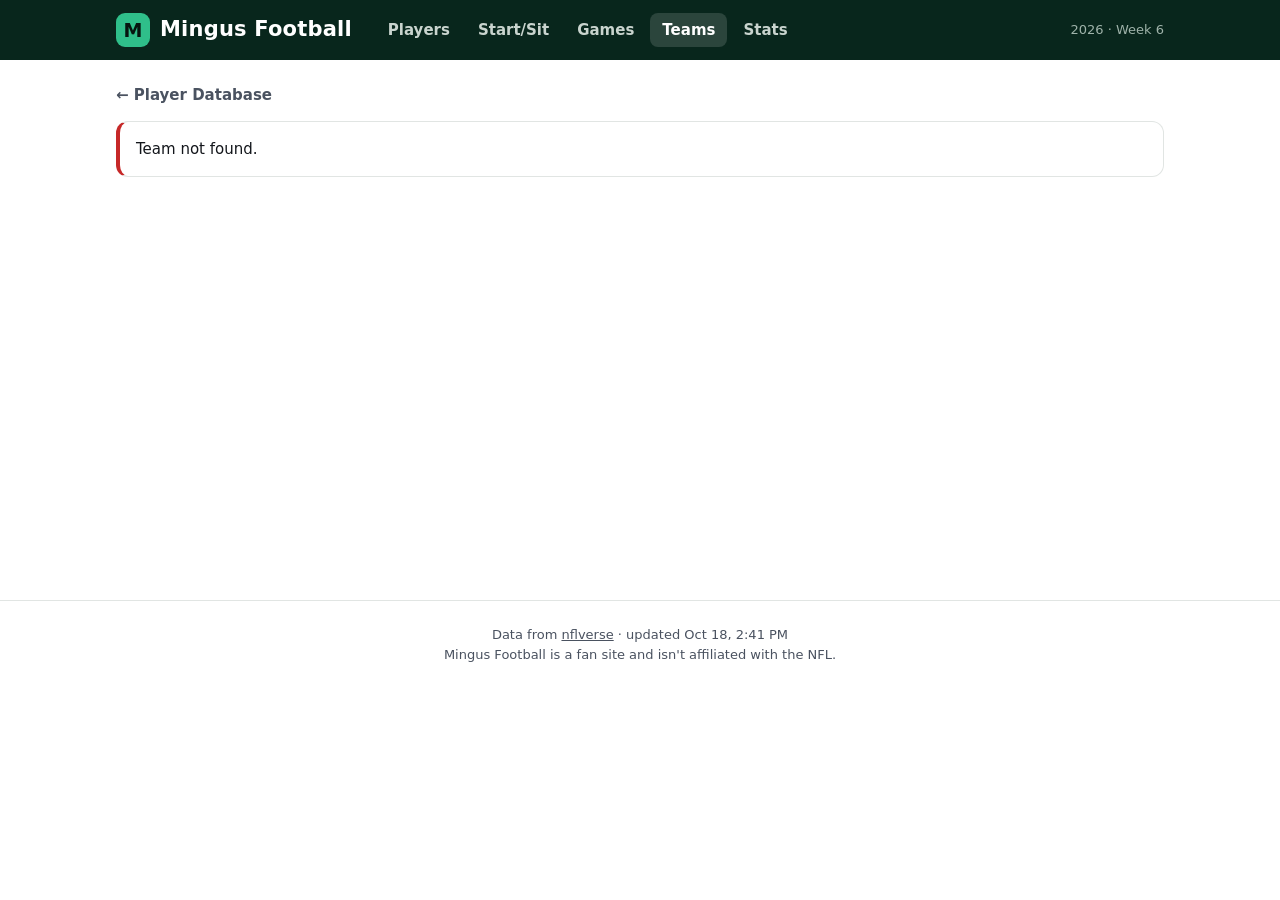
<file: site/team.html>
<!doctype html>
<html lang="en">
<head>
  <meta charset="utf-8">
  <meta name="viewport" content="width=device-width, initial-scale=1">
  <title>Team · Mingus Football</title>
  <link rel="icon" href="data:image/svg+xml,%3Csvg xmlns=%22http://www.w3.org/2000/svg%22 viewBox=%220 0 32 32%22%3E%3Crect width=%2232%22 height=%2232%22 rx=%228%22 fill=%22%232fbf8a%22/%3E%3Ctext x=%2216%22 y=%2223%22 font-family=%22Arial%22 font-weight=%22900%22 font-size=%2220%22 text-anchor=%22middle%22 fill=%22%2306150f%22%3EM%3C/text%3E%3C/svg%3E">
  <link rel="stylesheet" href="assets/style.css">
</head>
<body>
  <main><p class="loading">Loading…</p></main>
  <script src="assets/common.js"></script>
  <script>
    Mingus.start(async (main, meta) => {
      const [players, games, teams, notes, teamstats] = await Promise.all([
        Mingus.load("players"), Mingus.load("games"), Mingus.load("teams"), Mingus.content("notes", {}),
        Mingus.load("teamstats").catch(() => ({})),
      ]);
      const team = (new URLSearchParams(location.search).get("team") || "").toUpperCase();
      if (!teams[team]) {
        main.innerHTML = `<a class="back" href="players.html">← Player Database</a><div class="notice">Team not found.</div>`;
        return;
      }
      document.title = `${teamName(team, teams)} · Mingus Football`;
      let sc = Scoring.get();
      const results = teamResults(games, team);
      const schedule = games.filter(g => g.type === "REG" && (g.home === team || g.away === team)).sort((a, b) => a.week - b.week);
      const weeks = new Set(schedule.map(g => g.week));
      const byeWeek = [...Array(18).keys()].map(i => i + 1).find(w => !weeks.has(w));
      const next = schedule.find(g => g.home_score === null);
      const avg = teamAverages(games);
      const pf = results.reduce((a, r) => a + r.pf, 0), pa = results.reduce((a, r) => a + r.pa, 0);

      const POSITIONS = ["QB", "RB", "WR", "TE"];
      const tabState = { def: "WR" };

      // Team offense per game, ranked across the league (1st = most). bad: more is worse (turnovers, sacks);
      // neutral: style, not quality (pass rate, attempts, carries), so no color.
      const OFF_STATS = [
        ["ppg", "Points", "/g"], ["epa", "EPA per play", "", { help: "Expected points added per play: the standard efficiency stat. Above 0 is good." }],
        ["yds", "Total yards", "/g"], ["ypp", "Yards per play"], ["plays", "Plays", "/g"],
        ["pass_rate", "Pass rate", "", { neutral: true, pct: true }], ["att", "Pass attempts", "/g", { neutral: true }], ["car", "Carries", "/g", { neutral: true }],
        ["pass_yds", "Pass yards", "/g"], ["ypa", "Yards per attempt"], ["rush_yds", "Rush yards", "/g"], ["ypc", "Yards per carry"],
        ["fd", "First downs", "/g"], ["to", "Turnovers", "/g", { bad: true }], ["sk", "Sacks taken", "/g", { bad: true }],
      ];
      const offense = (() => {
        const avgPts = teamAverages(games), out = {};
        for (const [t, log] of Object.entries(teamstats)) {
          if (!log.length) continue;
          const sum = k => log.reduce((a, e) => a + (e[k] || 0), 0), g = log.length;
          const plays = sum("att") + sum("sk") + sum("car"), yds = sum("pass_yds") + sum("rush_yds");
          out[t] = {
            g, ppg: avgPts[t]?.pf ?? null, plays: plays / g, pass_rate: plays ? (sum("att") + sum("sk")) / plays : null,
            att: sum("att") / g, car: sum("car") / g, yds: yds / g, ypp: plays ? yds / plays : null,
            pass_yds: sum("pass_yds") / g, rush_yds: sum("rush_yds") / g, ypa: sum("att") ? sum("pass_yds") / sum("att") : null,
            ypc: sum("car") ? sum("rush_yds") / sum("car") : null, epa: plays ? (sum("pass_epa") + sum("rush_epa")) / plays : null,
            fd: sum("fd") / g, to: (sum("int") + sum("fl")) / g, sk: sum("sk") / g,
          };
        }
        for (const [k] of OFF_STATS) {
          const vals = Object.values(out).map(o => o[k]).filter(v => v !== null);
          for (const o of Object.values(out)) if (o[k] !== null) o[k + "_rank"] = vals.filter(v => v > o[k]).length + 1;
        }
        return out;
      })();
      const nTeams = Object.keys(offense).length;

      function offenseCard() {
        const o = offense[team];
        if (!o) return `<section class="card"><h3>Offense</h3><p class="muted">No games yet.</p></section>`;
        const val = (k, o2) => {
          const v = o[k];
          if (v === null) return "—";
          if (k === "pass_rate") return `${Math.round(v * 100)}% pass · ${Math.round((1 - v) * 100)}% run`;
          return fmt(Math.round(v * (k === "epa" ? 100 : 10)) / (k === "epa" ? 100 : 10));
        };
        return `<section class="card">
          <div class="card-head"><h3>${esc(teamName(team, teams, false))} offense</h3></div>
          <p class="muted small">Per game over ${o.g} games, ranked among all ${nTeams} teams (1st = most). Green = a strength, red = a weakness; style stats (pass rate, attempts, carries) aren't colored.</p>
          <div class="split-rows">${OFF_STATS.map(([k, label, unit = "", opt = {}]) => {
            const r = o[k + "_rank"];
            const cls = opt.neutral ? "neutral" : matchupClass(Math.round((opt.bad ? nTeams + 1 - r : r) / nTeams * 32));
            return `<div class="split-row"><span${opt.help ? ` class="has-help" title="${esc(opt.help)}"` : ""}>${label}</span><strong>${val(k)}<small>${unit}</small></strong>
              ${r ? `<span class="mchip ${cls}" title="${ordinal(r)} of ${nTeams}">${ordinal(r)}</span>` : "<span></span>"}</div>
              ${k === "pass_rate" ? `<p class="split-key">Key: 1st = passes the most, ${ordinal(nTeams)} = runs the most.</p>` : ""}`;
          }).join("")}</div>
          <p class="muted small">EPA per play: expected points added per play, the standard measure of offensive efficiency. Above 0 is good.</p>
        </section>`;
      }

      // Season box score: this team's games only (a traded player's games elsewhere don't count), football order.
      function boxScore() {
        const rows = players.filter(p => p.pos !== "DST").map(p => {
          const log = p.log.filter(e => e.team === team);
          if (!log.length) return null;
          const t = {};
          for (const e of log) for (const [k, v] of Object.entries(e)) if (typeof v === "number" && k !== "week") t[k] = (t[k] || 0) + v;
          const fpts = log.reduce((a, e) => a + scoreGame(e, p.pos, sc), 0);
          return { p, t, g: log.length, fppg: Math.round(fpts / log.length * 10) / 10 };
        }).filter(Boolean);
        const r1 = (a, b) => (b ? fmt(Math.round(a / b * 10) / 10) : "—");
        const name = r => `<td class="l"><a href="${playerUrl(r.p)}">${esc(r.p.short)}</a> ${posBadge(r.p.pos)} ${injuryTag(r.p.injury)}</td>`;
        const table = (title, list, cols) => list.length ? `
          <h4 class="box-head">${title}</h4>
          <div class="table-wrap flat"><table class="data-table compact box-table">
            <thead><tr><th class="l">Player</th><th class="hl">FPTS/G</th>${cols.map(c => `<th>${c[0]}</th>`).join("")}<th>G</th></tr></thead>
            <tbody>${list.map(r => `<tr>${name(r)}<td class="hl strong">${fmt(r.fppg)}</td>${cols.map(c => `<td>${c[1](r.t)}</td>`).join("")}<td>${r.g}</td></tr>`).join("")}</tbody>
          </table></div>` : "";
        const by = k => (a, b) => (b.t[k] || 0) - (a.t[k] || 0);
        return `<section class="card" style="margin-top:14px">
          <div class="card-head"><h3>Season box score</h3><div class="team-scoring"></div></div>
          <p class="muted small">Season totals in ${esc(teamName(team, teams, false))} games. FPTS/G counts all of a player's stats.</p>
          ${table("Passing", rows.filter(r => r.t.att).sort(by("att")), [
            ["Cmp/Att", t => `${t.cmp || 0}/${t.att || 0}`], ["Yds", t => fmt(t.pass_yds || 0)], ["TD", t => t.pass_td || 0],
            ["INT", t => t.int || 0], ["Y/A", t => r1(t.pass_yds || 0, t.att)], ["Rush yds", t => fmt(t.rush_yds || 0)]])}
          ${table("Rushing", rows.filter(r => r.t.car).sort(by("car")).slice(0, 6), [
            ["Car", t => t.car], ["Yds", t => fmt(t.rush_yds || 0)], ["Y/C", t => r1(t.rush_yds || 0, t.car)], ["TD", t => t.rush_td || 0]])}
          ${table("Receiving", rows.filter(r => r.t.tgt).sort(by("tgt")).slice(0, 10), [
            ["Tgt", t => t.tgt], ["Rec", t => t.rec || 0], ["Yds", t => fmt(t.rec_yds || 0)], ["Y/R", t => r1(t.rec_yds || 0, t.rec)], ["TD", t => t.rec_td || 0]])}
          ${table("Kicking", rows.filter(r => r.p.pos === "K"), [
            ["FG", t => `${(t.fg_0_39 || 0) + (t.fg_40_49 || 0) + (t.fg_50 || 0)}/${t.fg_att || 0}`], ["50+", t => t.fg_50 || 0], ["XP", t => `${t.xp || 0}/${t.xp_att || 0}`]])}
        </section>`;
      }

      // One position's stats for one side, as rows: label, per game, rank chip (colored by who it's good for).
      function splitRows(side, pos, splits) {
        const t = splits[side][team]?.[pos];
        if (!t) return `<p class="muted">No games yet.</p>`;
        return `<div class="split-rows">${SPLIT_STATS[pos].map(([k, label, o = {}]) => {
          const c = t[k];
          if (!c || c.v === null) return "";
          return `<div class="split-row"><span>${label}</span><strong>${fmt(c.v)}<small>${o.rate ? "" : "/g"}</small></strong>
            <span class="mchip ${splitMatchup(pos, k, c.rank, c.of)}" title="${ordinal(c.rank)} of ${c.of} teams">${ordinal(c.rank)}</span></div>`;
        }).join("")}</div>`;
      }

      function render() {
        const splits = positionSplits(players, sc);

        // Next game: opponent, kickoff and lines; the full preview lives on the matchup page.
        function preview() {
          if (!next) return "";
          const tg = teamGame(next, team), opp = tg.opp, otg = teamGame(next, opp), wr = weekLineRanks(games, next.week);
          return `<section class="card preview-card" style="margin-top:14px">
            <div class="card-head"><h3>Next game · Week ${next.week}</h3></div>
            <div class="pv-matchup">
              <span class="pv-team">${teamMark(team, teams, "md")}<strong>${esc(teamName(team, teams, false))}</strong></span>
              <span class="pv-at">${tg.isHome ? "vs" : "@"}</span>
              <a class="pv-team" href="${teamUrl(opp)}">${teamMark(opp, teams, "md")}<strong>${esc(teamName(opp, teams, false))}</strong></a>
            </div>
            <p class="muted small pv-when">${esc(fmtKickoff(next))}${next.stadium ? ` · ${esc(next.stadium)}` : ""}</p>
            <div class="tiles pv-lines">
              <div class="tile"><strong>${spreadTag(tg.spread)}</strong><span>${esc(team)} spread</span></div>
              <div class="tile"><strong>${fmt(next.total)}${wr.total(next)}</strong><span>Over/under</span></div>
              <div class="tile"><strong>${fmt(tg.implied)}${wr.implied(tg.implied)}</strong><span>${esc(team)} implied</span></div>
              <div class="tile"><strong>${fmt(otg.implied)}${wr.implied(otg.implied)}</strong><span>${esc(opp)} implied</span></div>
            </div>
            <a class="btn pv-cta" href="${gameUrl(next)}">Full matchup preview →</a>
          </section>`;
        }
        main.innerHTML = `
          ${backLink(`games.html`)}
          <section class="team-head" style="--tc:${teams[team].color}">
            ${teamMark(team, teams, "xl")}
            <div>
              <h1>${esc(teamName(team, teams))}</h1>
              <p class="muted">${record(results, "result")} · ATS ${record(results, "ats")} · O/U ${record(results, "ou", "O", "U")}${byeWeek ? ` · Bye: Week ${byeWeek}` : ""}</p>
            </div>
            <div class="team-stats">
              <div><strong>${results.length ? fmt(Math.round(pf / results.length * 10) / 10) : "—"}${rankOf(avg, team, "pf")}</strong><span>Pts/game</span></div>
              <div><strong>${results.length ? fmt(Math.round(pa / results.length * 10) / 10) : "—"}${rankOf(avg, team, "pa", true)}</strong><span>Allowed/game</span></div>
            </div>
          </section>

          ${notes.teams?.[team] ? `<section class="card note-card" style="margin-top:14px"><h3>Mingus notes</h3><p>${esc(notes.teams[team])}</p></section>` : ""}

          ${preview()}

          <div class="two-col" style="margin-top:14px">
            <section class="card split-card" data-side="def">
              <div class="card-head"><h3>${esc(teamName(team, teams, false))} defense by position</h3><a class="small-link" href="teams.html?side=def&pos=${tabState.def}">All teams →</a></div>
              <p class="muted small">What they give up per game${splits.def[team] ? ` (${splits.def[team].games} games)` : ""}. 1st = gives up the most. Green = an easy matchup for opponents, red = a tough one.</p>
              <div class="tabs split-tabs">${POSITIONS.map(p => `<button class="tab" type="button" data-pos="${p}" aria-pressed="${tabState.def === p}">${p}</button>`).join("")}</div>
              ${splitRows("def", tabState.def, splits)}
            </section>
            ${offenseCard()}
          </div>

          ${boxScore()}

          <section class="card" style="margin-top:14px">
            <h3>Schedule and results</h3>
            <div class="table-wrap flat">
              <table class="data-table team-sched">
                <thead><tr><th class="l">Wk</th><th class="l">Opp</th><th class="l">Result</th><th>Spread</th><th class="hide-sm">O/U</th><th>ATS</th><th class="hide-sm">Total</th><th class="hide-sm">Pts vs implied</th></tr></thead>
                <tbody>${schedule.map(g => {
                  const r = results.find(x => x.id === g.id);
                  const tg = teamGame(g, team);
                  return `<tr class="click-row" data-href="${gameUrl(g)}">
                    <td class="l">${g.week}</td>
                    <td class="l"><span class="opp-cell">${tg.isHome ? "vs." : "@"} ${teamMark(tg.opp, teams, "sm")} <span class="opp-name">${esc(teamName(tg.opp, teams, false))}</span></span></td>
                    <td class="l">${r ? `<span class="${r.result === "W" ? "win" : r.result === "L" ? "loss" : ""}">${r.result} ${r.pf}-${r.pa}</span>` : kickoffCell(g)}</td>
                    <td>${spreadTag(tg.spread)}</td>
                    <td class="hide-sm">${fmt(g.total)}</td>
                    <td>${r ? `<span class="pill ${r.ats === "W" ? "ok" : r.ats === "L" ? "bad" : ""}">${r.ats === "W" ? "Cover" : r.ats === "L" ? "Miss" : "Push"}</span>` : ""}</td>
                    <td class="hide-sm">${r ? `<span class="pill ${r.ou === "O" ? "ok" : r.ou === "U" ? "bad" : ""}">${r.ou === "O" ? "Over" : r.ou === "U" ? "Under" : "Push"}</span>` : ""}</td>
                    <td class="hide-sm ${r?.vsImplied > 0 ? "pos-num" : r?.vsImplied < 0 ? "neg-num" : ""}">${r && r.vsImplied !== null ? (r.vsImplied > 0 ? "+" : "") + r.vsImplied : ""}</td>
                  </tr>`;
                }).join("")}</tbody>
              </table>
            </div>
          </section>

`;
        main.querySelector(".team-scoring").innerHTML = scoringControls(sc, n => { sc = n; render(); });
        main.querySelectorAll(".split-card").forEach(card => card.querySelectorAll(".split-tabs .tab").forEach(b => b.onclick = () => {
          tabState[card.dataset.side] = b.dataset.pos; render();
        }));
        main.querySelectorAll(".click-row").forEach(tr => tr.onclick = () => { location.href = tr.dataset.href; });
      }
      render();
    });
  </script>
</body>
</html>
</file>
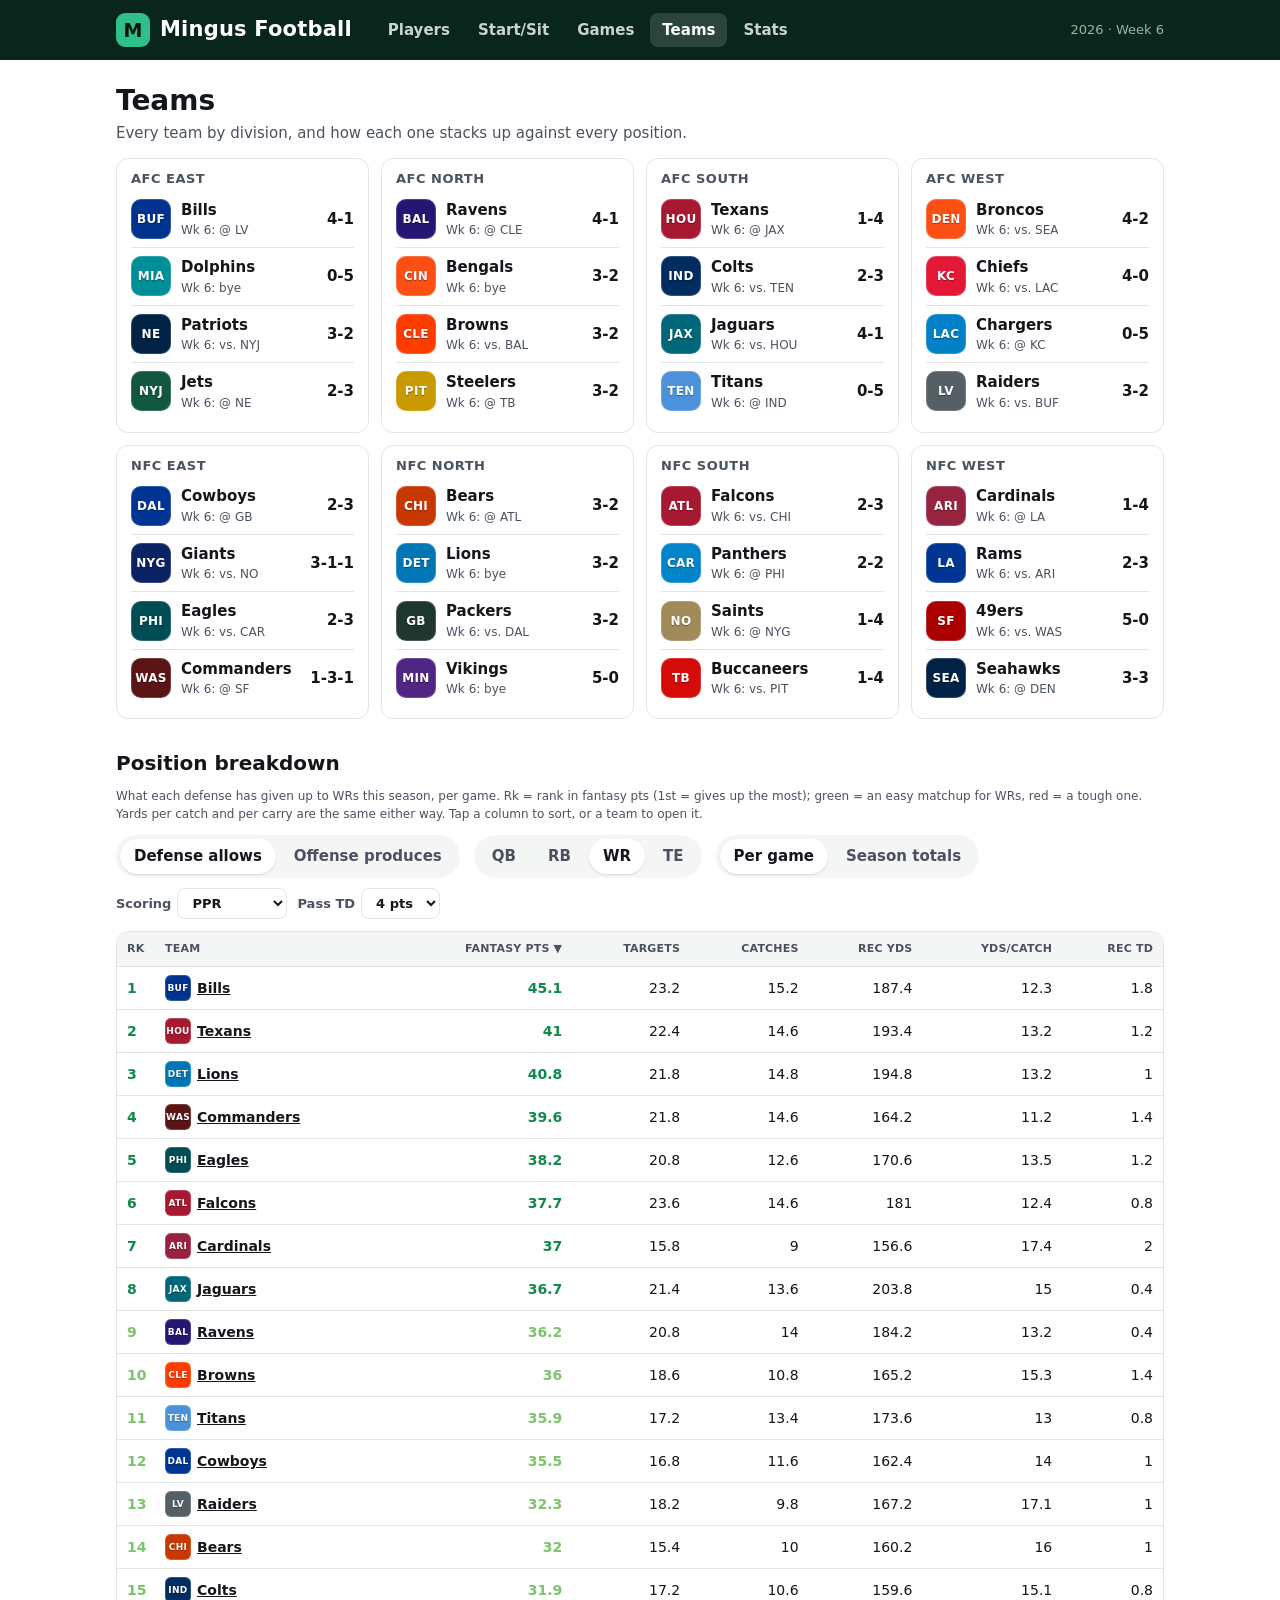
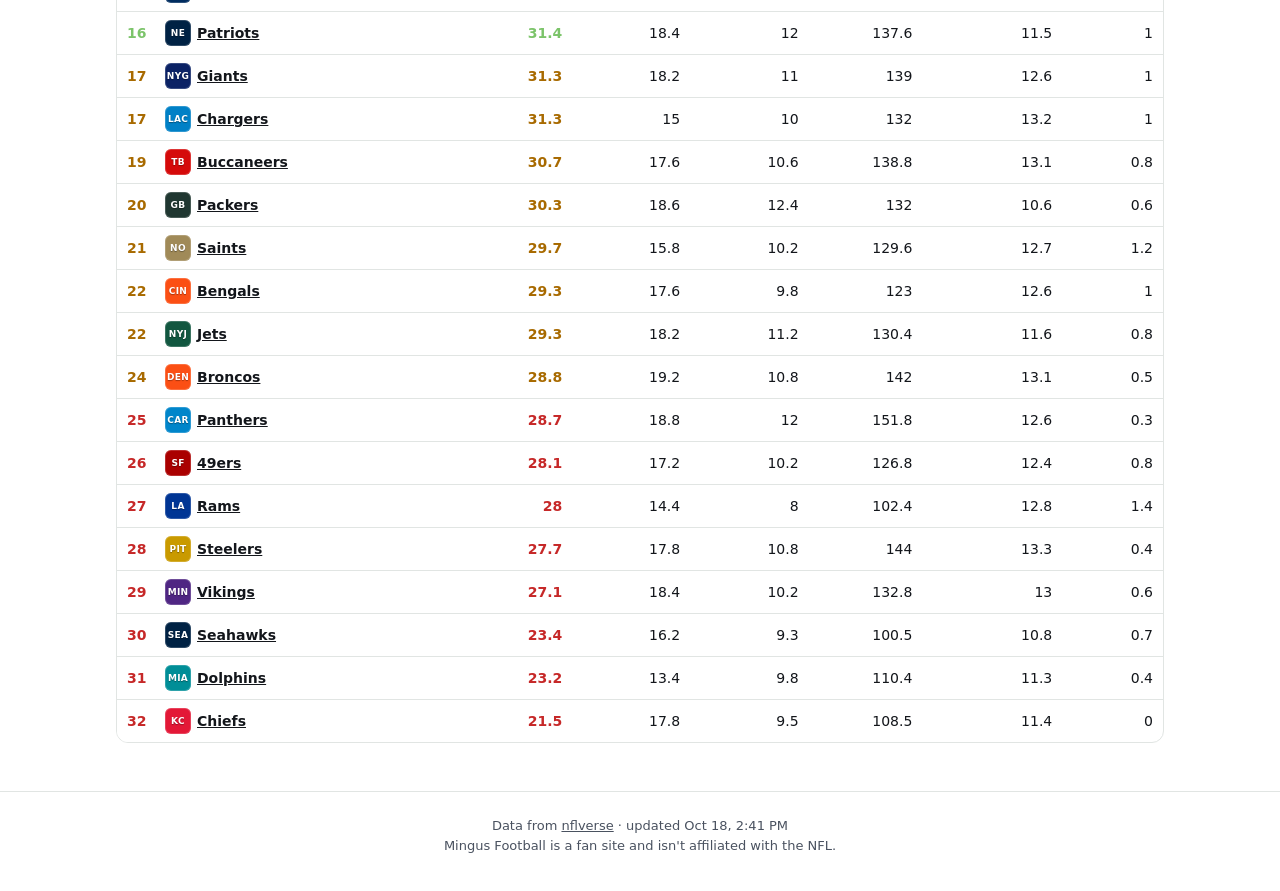
<file: site/teams.html>
<!doctype html>
<html lang="en">
<head>
  <meta charset="utf-8">
  <meta name="viewport" content="width=device-width, initial-scale=1">
  <title>Teams · Mingus Football</title>
  <link rel="icon" href="data:image/svg+xml,%3Csvg xmlns=%22http://www.w3.org/2000/svg%22 viewBox=%220 0 32 32%22%3E%3Crect width=%2232%22 height=%2232%22 rx=%228%22 fill=%22%232fbf8a%22/%3E%3Ctext x=%2216%22 y=%2223%22 font-family=%22Arial%22 font-weight=%22900%22 font-size=%2220%22 text-anchor=%22middle%22 fill=%22%2306150f%22%3EM%3C/text%3E%3C/svg%3E">
  <link rel="stylesheet" href="assets/style.css">
</head>
<body>
  <main><p class="loading">Loading…</p></main>
  <script src="assets/common.js"></script>
  <script>
    Mingus.start(async (main, meta) => {
      const [players, games, teams] = await Promise.all([Mingus.load("players"), Mingus.load("games"), Mingus.load("teams")]);
      const params = new URLSearchParams(location.search);
      const state = {
        side: params.get("side") === "off" ? "off" : "def",
        pos: SPLIT_STATS[params.get("pos")] ? params.get("pos") : "WR",
        sort: params.get("sort") || "fpts", dir: -1, sc: Scoring.get(), mode: params.get("mode") === "tot" ? "tot" : "pg",
      };
      const week = meta.next_week ?? meta.last_week;

      main.innerHTML = `
        <div class="page-head">
          <div><h1>Teams</h1><p class="muted sub-head">Every team by division, and how each one stacks up against every position.</p></div>
        </div>
        <div class="divisions">
          ${Object.entries(DIVISIONS).map(([div, list]) => `<section class="card div-card">
            <h3>${div}</h3>
            ${list.map(t => {
              const r = teamResults(games, t), g = weekGame(games, t, week);
              return `<a class="div-team" href="${teamUrl(t)}">${teamMark(t, teams, "md")}
                <span class="div-name"><strong>${esc(teamName(t, teams, false))}</strong><span class="muted small">${g ? `Wk ${week}: ${esc(oppLabel(g))}` : `Wk ${week}: bye`}</span></span>
                <span class="div-rec">${record(r, "result")}</span></a>`;
            }).join("")}
          </section>`).join("")}
        </div>

        <section class="section">
          <div class="section-head"><h2>Position breakdown</h2></div>
          <p class="muted small" id="pb-help"></p>
          <div class="pb-controls">
            <div class="tabs" role="group" aria-label="Defense or offense">
              <button class="tab" type="button" data-side="def">Defense allows</button>
              <button class="tab" type="button" data-side="off">Offense produces</button>
            </div>
            <div class="tabs" role="group" aria-label="Position">
              ${Object.keys(SPLIT_STATS).map(p => `<button class="tab" type="button" data-pos="${p}">${p}</button>`).join("")}
            </div>
            <div class="tabs" role="group" aria-label="Per game or season totals">
              <button class="tab" type="button" data-mode="pg">Per game</button>
              <button class="tab" type="button" data-mode="tot">Season totals</button>
            </div>
            <div class="db-scoring"></div>
          </div>
          <div class="table-wrap"><table class="data-table pb-table"><thead></thead><tbody></tbody></table></div>
        </section>`;

      function draw() {
        const splits = positionSplits(players, state.sc);
        const stats = SPLIT_STATS[state.pos];
        if (!stats.some(s => s[0] === state.sort)) state.sort = "fpts";
        main.querySelectorAll("[data-side]").forEach(b => b.setAttribute("aria-pressed", String(b.dataset.side === state.side)));
        main.querySelectorAll("[data-pos]").forEach(b => b.setAttribute("aria-pressed", String(b.dataset.pos === state.pos)));
        main.querySelectorAll("[data-mode]").forEach(b => b.setAttribute("aria-pressed", String(b.dataset.mode === state.mode)));
        const side = splits[state.side], pl = POS_PLURAL[state.pos], tot = state.mode === "tot";
        const val = c => (tot ? c?.tot : c?.v), rank = c => (tot ? c?.rankTot : c?.rank);
        const sortLabel = stats.find(st => st[0] === state.sort)[1].toLowerCase();
        document.getElementById("pb-help").textContent = (state.side === "def"
          ? `What each defense has given up to ${pl} this season, ${tot ? "in total" : "per game"}. Rk = rank in ${sortLabel} (1st = gives up the most); green = an easy matchup for ${pl}, red = a tough one.`
          : `What each team's ${pl} have produced this season, ${tot ? "in total" : "per game"}. Rk = rank in ${sortLabel} (1st = produces the most); green = a strength, red = a weakness.`) +
          ` Yards per catch and per carry are the same either way.${tot ? " Totals depend on games played, so teams that have had their bye have one fewer." : ""} Tap a column to sort, or a team to open it.`;
        const rows = Object.entries(side).filter(([t, v]) => teams[t] && v[state.pos])
          .sort((a, b) => ((val(a[1][state.pos][state.sort]) ?? -1) - (val(b[1][state.pos][state.sort]) ?? -1)) * state.dir);
        main.querySelector("thead").innerHTML = `<tr><th class="l">Rk</th><th class="l">Team</th>${stats.map(([k, l]) =>
          `<th class="${k === state.sort ? "sorted" : ""}"><button data-sort="${k}">${l}${k === state.sort ? (state.dir < 0 ? " ▼" : " ▲") : ""}</button></th>`).join("")}</tr>`;
        // Plain numbers everywhere; only the sorted column is colored, and its rank sits in the Rk column.
        main.querySelector("tbody").innerHTML = rows.map(([t, v]) => {
          const sc = v[state.pos][state.sort];
          const cls = sc && rank(sc) ? splitMatchup(state.pos, state.sort, rank(sc), sc.of) : "";
          return `<tr class="click-row" data-href="${teamUrl(t)}">
          <td class="l pb-rk ${cls}">${rank(sc) ?? "—"}</td>
          <td class="l"><span class="opp-cell">${teamMark(t, teams, "sm")} <a href="${teamUrl(t)}">${esc(teamName(t, teams, false))}</a></span></td>
          ${stats.map(([k]) => {
            const c = v[state.pos][k];
            if (!c || val(c) === null) return `<td class="muted">—</td>`;
            return `<td class="${k === state.sort ? `sorted ${cls}` : ""}">${fmt(val(c))}</td>`;
          }).join("")}</tr>`;
        }).join("");
        main.querySelectorAll("[data-sort]").forEach(b => b.onclick = () => {
          state.dir = state.sort === b.dataset.sort ? -state.dir : -1; state.sort = b.dataset.sort; draw();
        });
        main.querySelectorAll(".click-row").forEach(tr => tr.onclick = e => { if (!e.target.closest("a")) location.href = tr.dataset.href; });
        // On phones the table scrolls sideways; keep the sorted column next to the team names.
        const wrap = main.querySelector(".table-wrap"), th = main.querySelector("thead th.sorted"), name = main.querySelector("thead th:nth-child(2)");
        if (th && wrap.scrollWidth > wrap.clientWidth) wrap.scrollLeft = Math.max(0, th.offsetLeft - (name.offsetLeft + name.offsetWidth) - 4);
        history.replaceState(null, "", `teams.html?side=${state.side}&pos=${state.pos}${state.sort !== "fpts" ? `&sort=${state.sort}` : ""}${tot ? "&mode=tot" : ""}`);
      }
      main.querySelectorAll("[data-side]").forEach(b => b.onclick = () => { state.side = b.dataset.side; draw(); });
      main.querySelectorAll("[data-pos]").forEach(b => b.onclick = () => { state.pos = b.dataset.pos; draw(); });
      main.querySelectorAll("[data-mode]").forEach(b => b.onclick = () => { state.mode = b.dataset.mode; draw(); });
      main.querySelector(".db-scoring").innerHTML = scoringControls(state.sc, sc => { state.sc = sc; draw(); });
      draw();
    });
  </script>
</body>
</html>
</file>
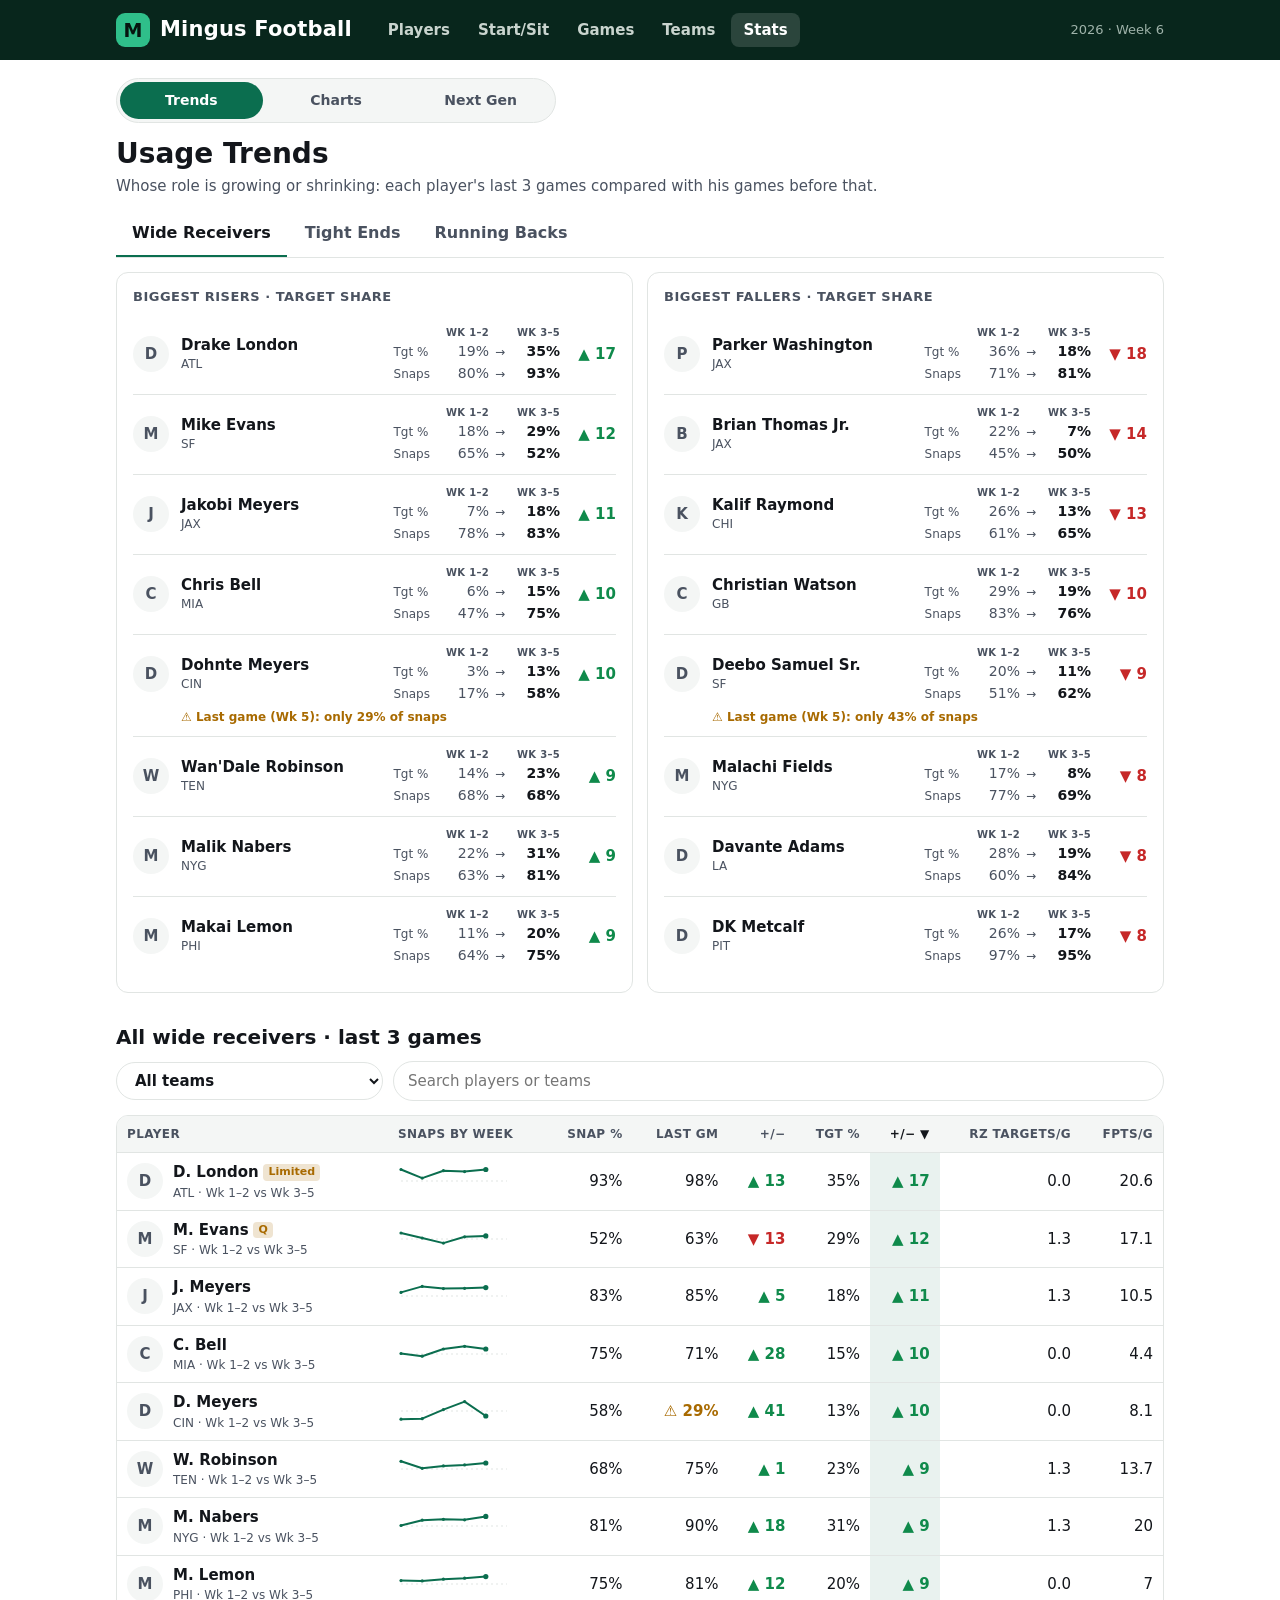
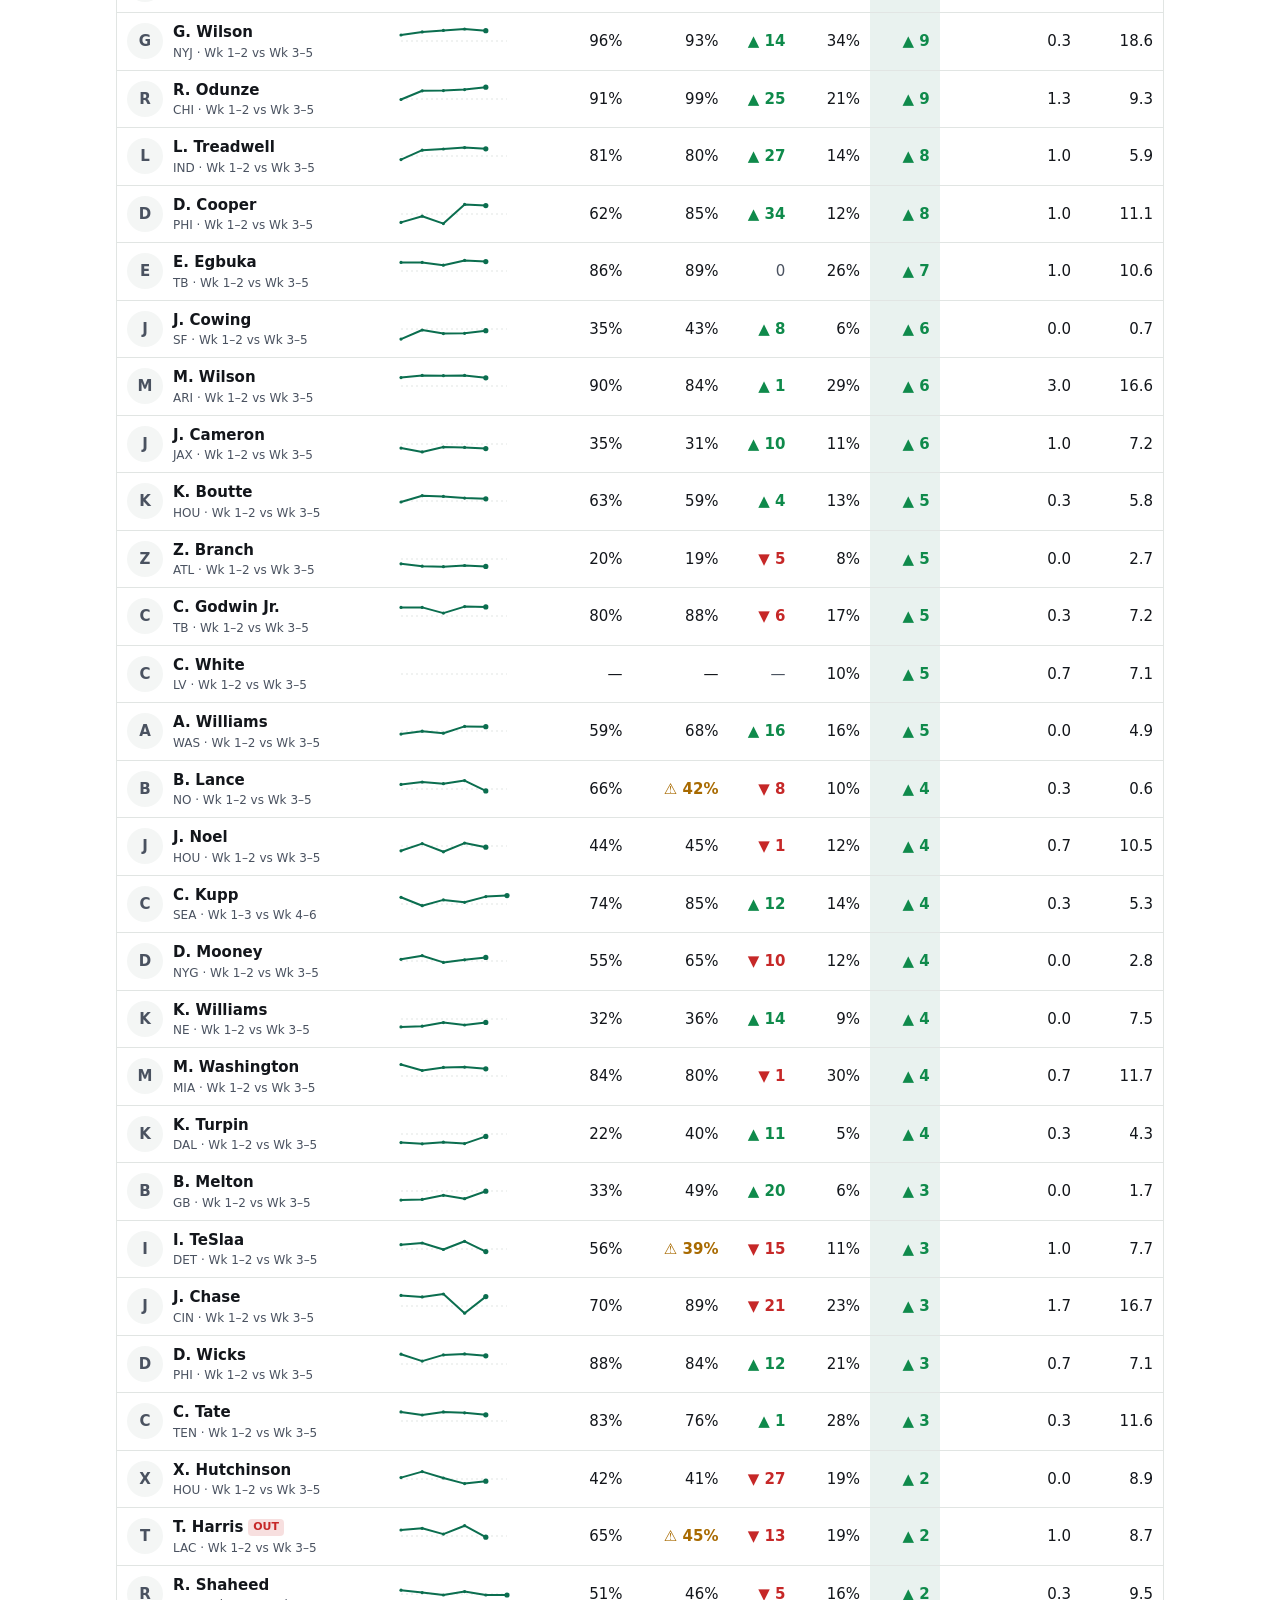
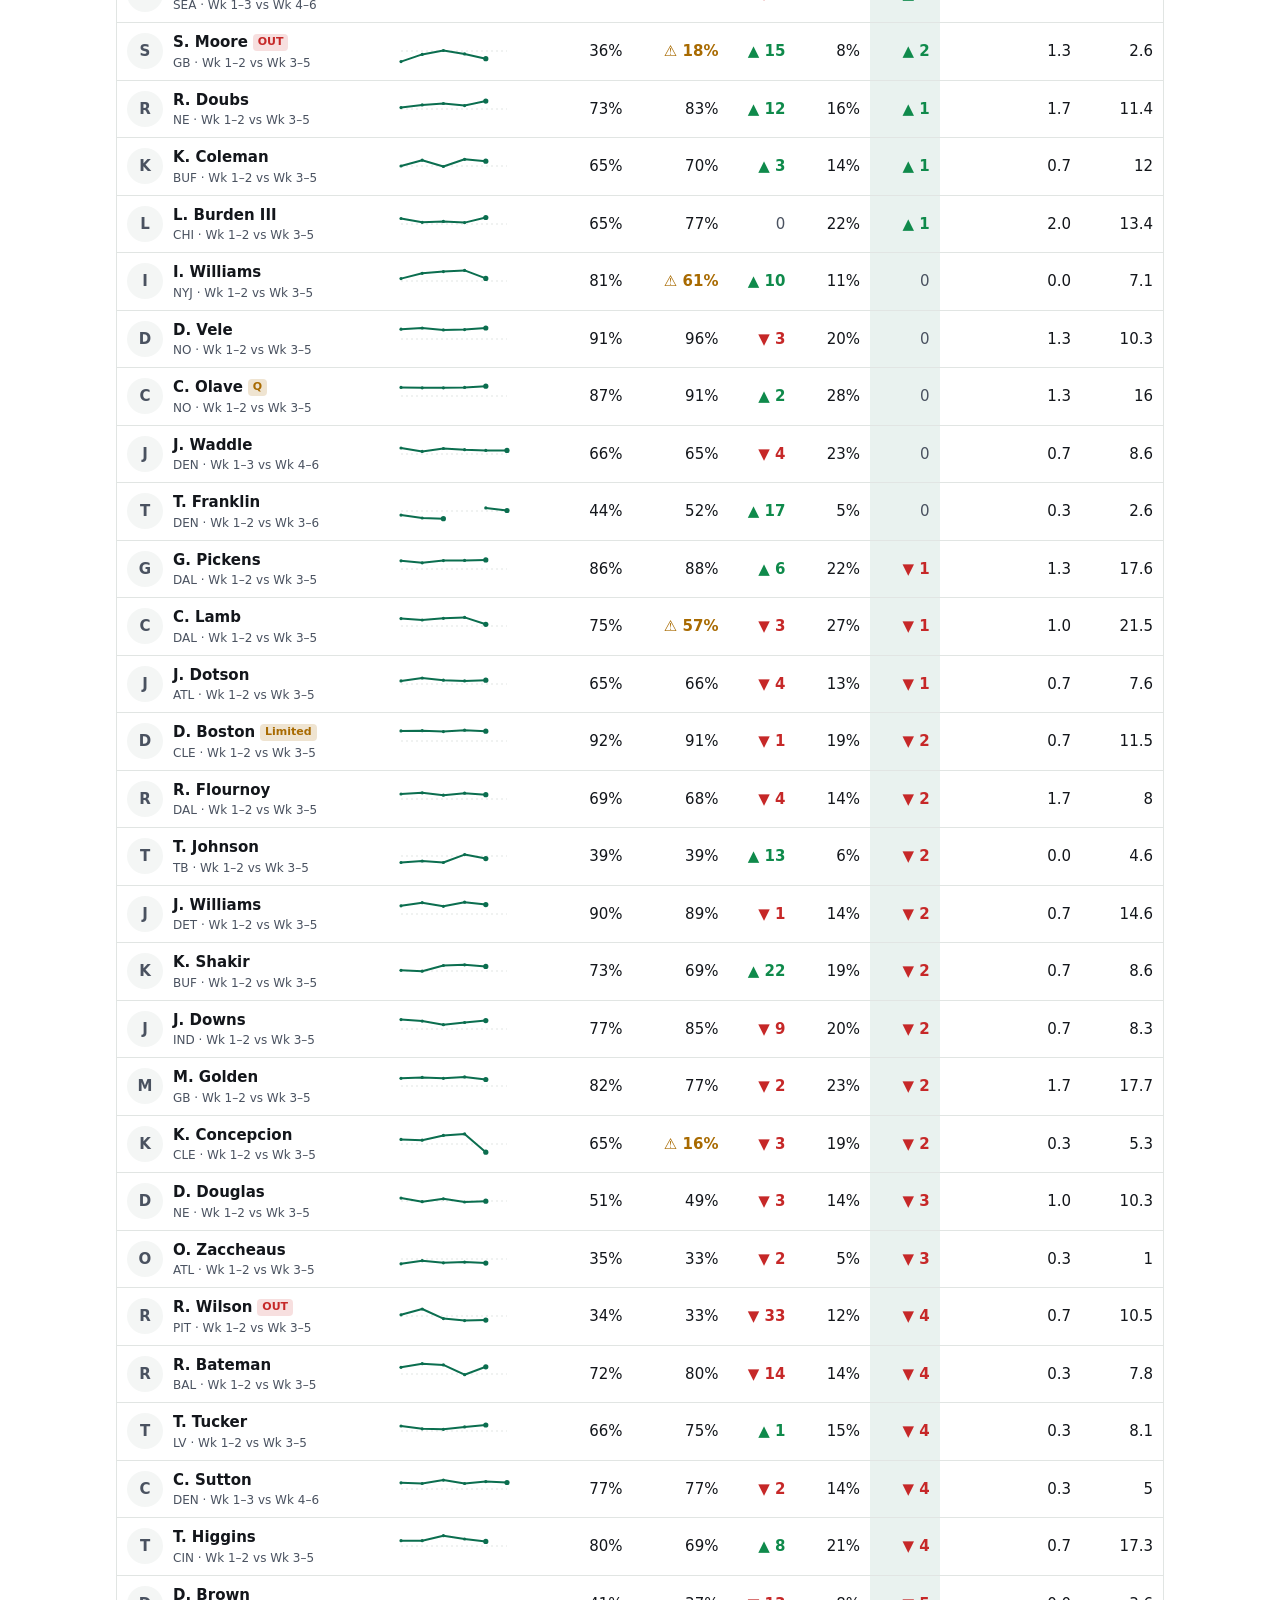
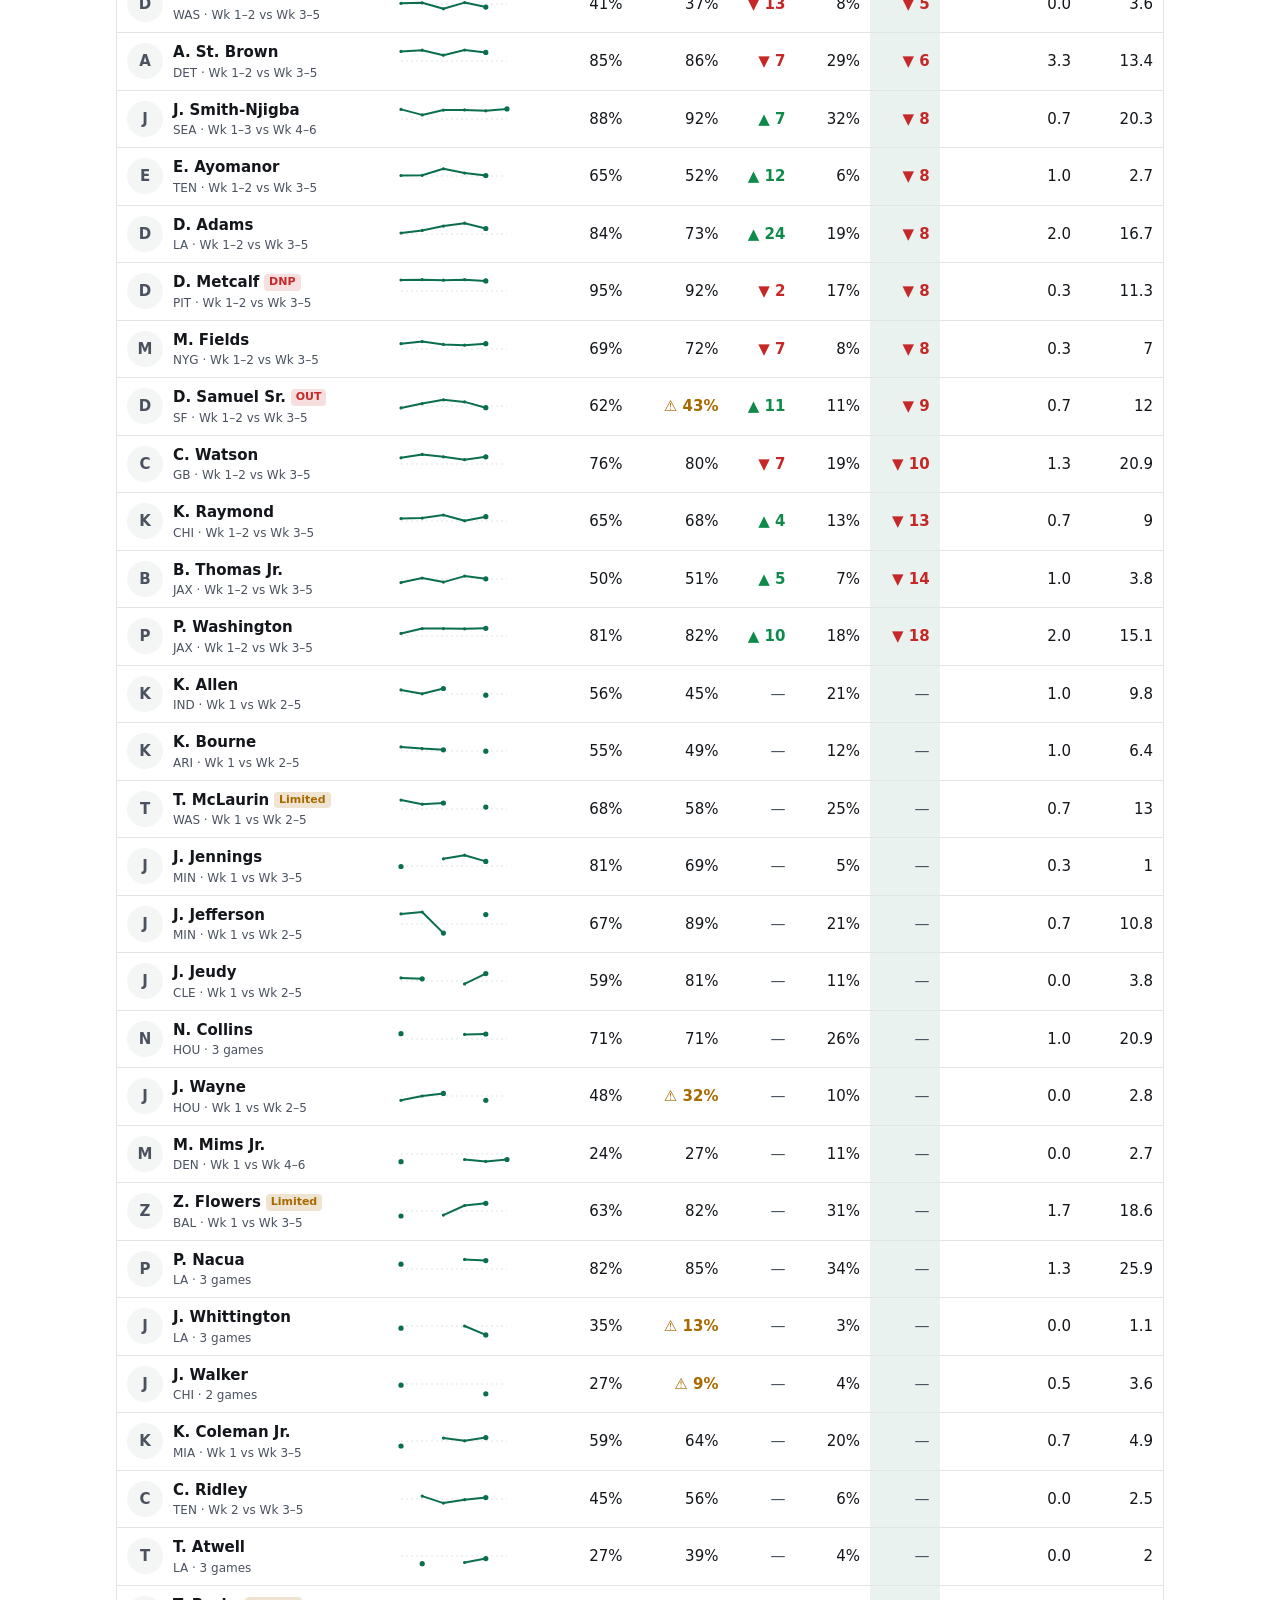
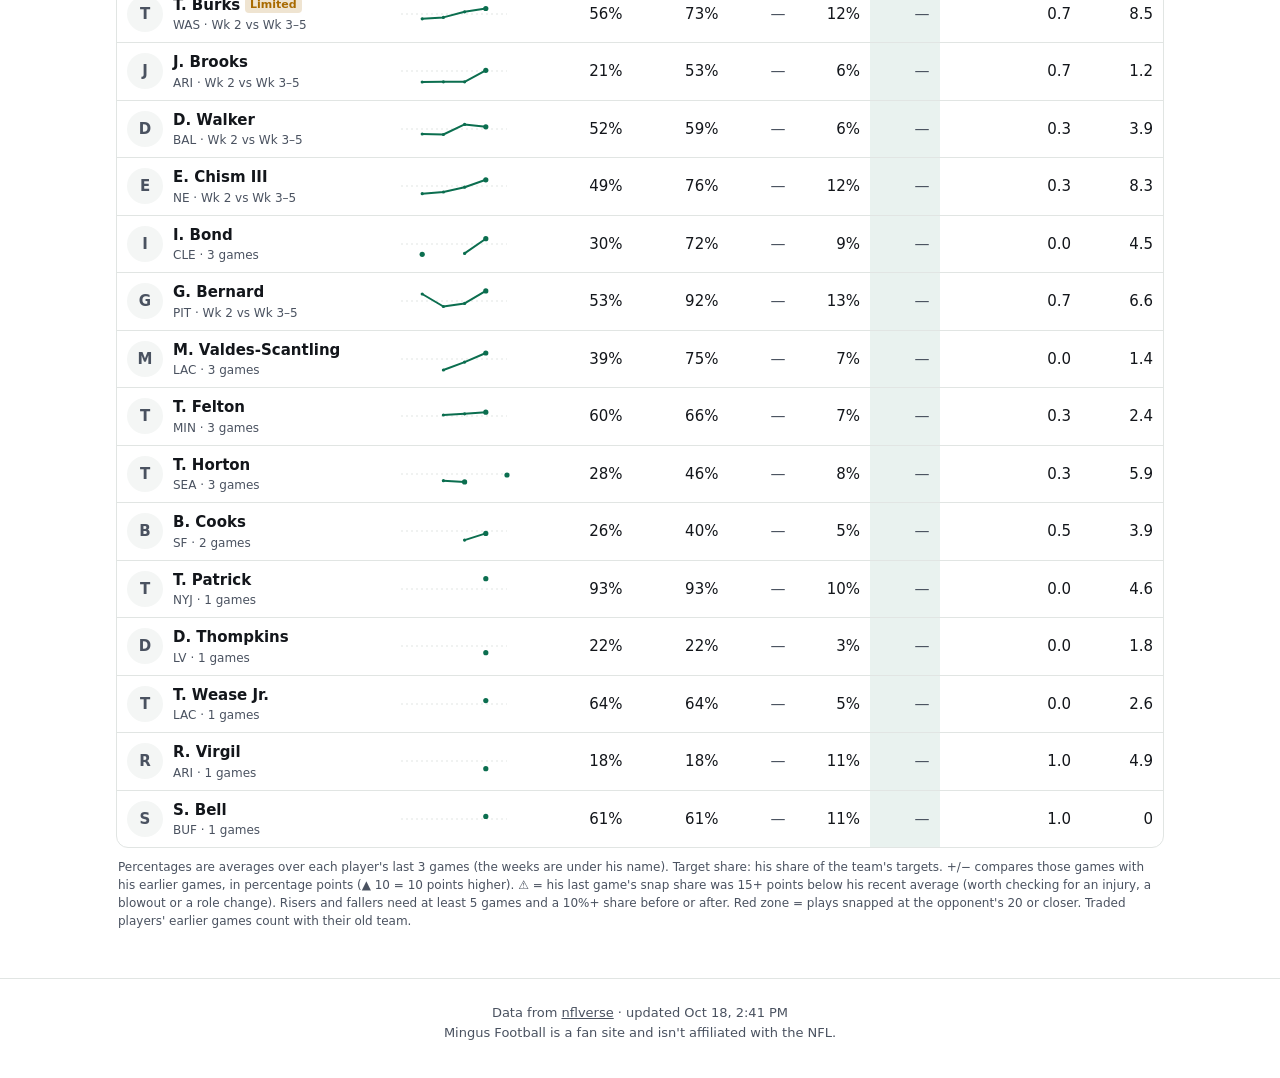
<file: site/trends.html>
<!doctype html>
<html lang="en">
<head>
  <meta charset="utf-8">
  <meta name="viewport" content="width=device-width, initial-scale=1">
  <title>Usage Trends · Mingus Football</title>
  <link rel="icon" href="data:image/svg+xml,%3Csvg xmlns=%22http://www.w3.org/2000/svg%22 viewBox=%220 0 32 32%22%3E%3Crect width=%2232%22 height=%2232%22 rx=%228%22 fill=%22%232fbf8a%22/%3E%3Ctext x=%2216%22 y=%2223%22 font-family=%22Arial%22 font-weight=%22900%22 font-size=%2220%22 text-anchor=%22middle%22 fill=%22%2306150f%22%3EM%3C/text%3E%3C/svg%3E">
  <link rel="stylesheet" href="assets/style.css">
</head>
<body>
  <main><p class="loading">Loading…</p></main>
  <script src="assets/common.js"></script>
  <script>
    // Usage = a player's role in his offense: how often he's on the field and how much of the team's
    // volume he gets. Each player's last RECENT games are compared with his games before that.
    const RECENT = 3;
    const pct = v => (v === null || v === undefined ? "—" : `${Math.round(v * 100)}%`);
    const change = (v, unit = "pts") => {
      if (v === null || v === undefined) return `<span class="muted">—</span>`;
      const n = Math.round(v * 100);
      if (n === 0) return `<span class="muted">0</span>`;
      return `<span class="${n > 0 ? "beat" : "missed"}">${n > 0 ? "▲" : "▼"} ${Math.abs(n)}</span>`;
    };

    // The share each position's role is judged by, plus the other columns it shows.
    const POS = {
      WR: { main: "tgt_sh", mainLabel: "Target share", mainShort: "Tgt %", rz: "rz_tgt", rzLabel: "RZ targets/g" },
      TE: { main: "tgt_sh", mainLabel: "Target share", mainShort: "Tgt %", rz: "rz_tgt", rzLabel: "RZ targets/g" },
      RB: { main: "opp_sh", mainLabel: "Opportunity share", mainShort: "Opp %", rz: "rz_touch", rzLabel: "RZ touches/g", extra: "car_sh", extraShort: "Carry %" },
    };

    // Average of a stat over a list of game-log entries (missing = 0, except snaps, where missing = no data).
    function avg(entries, key) {
      const vals = entries.map(e => (key === "rz_touch" ? (e.rz_tgt || 0) + (e.rz_car || 0) : e[key])).filter(v => key !== "snap_pct" || v !== undefined);
      return vals.length ? vals.reduce((a, b) => a + (b || 0), 0) / vals.length : null;
    }

    // "Wk 3–5" style label for a run of games (first to last week played; byes fall inside the range).
    const weeks = entries => !entries.length ? "" : entries.length === 1 || entries[0].week === entries.at(-1).week
      ? `Wk ${entries[0].week}` : `Wk ${entries[0].week}–${entries.at(-1).week}`;
    // A last game this far below the recent average gets flagged, e.g. 62% average but 43% last game.
    const DROP = 0.15;

    // Small line of a player's snap share by week; gaps are weeks he didn't play.
    function sparkline(p, lastWeek) {
      const W = 112, H = 30, pad = 3, byWeek = new Map(p.log.map(e => [e.week, e.snap_pct]));
      const x = w => pad + (w - 1) / Math.max(1, lastWeek - 1) * (W - pad * 2), y = v => H - pad - v * (H - pad * 2);
      let path = "", dots = "", open = false;
      for (let w = 1; w <= lastWeek; w++) {
        const v = byWeek.get(w);
        if (v === undefined) { open = false; continue; }
        path += `${open ? "L" : "M"}${x(w).toFixed(1)},${y(v).toFixed(1)}`;
        dots += `<circle cx="${x(w).toFixed(1)}" cy="${y(v).toFixed(1)}" r="${w === lastWeek || !byWeek.has(w + 1) ? 2.6 : 1.6}"></circle>`;
        open = true;
      }
      const label = [...byWeek].map(([w, v]) => `Week ${w}: ${pct(v)}`).join(", ");
      return `<svg class="spark" viewBox="0 0 ${W} ${H}" width="${W}" height="${H}" role="img" aria-label="Snap share by week. ${esc(label)}">
        <line x1="${pad}" x2="${W - pad}" y1="${y(0.5)}" y2="${y(0.5)}" class="spark-mid"></line>
        <path d="${path}"></path>${dots}</svg>`;
    }

    Mingus.start(async (main, meta) => {
      const [players, teams] = await Promise.all([Mingus.load("players"), Mingus.load("teams")]);
      const lastWeek = Math.max(1, ...players.flatMap(p => p.log.map(e => e.week)));
      const params = new URLSearchParams(location.search);
      const state = { pos: POS[params.get("pos")] ? params.get("pos") : "WR", team: "", q: "", sort: "main_d", dir: -1 };
      const hasSnaps = players.some(p => p.log.some(e => e.snap_pct !== undefined));

      main.innerHTML = `
        <div class="page-head">
          <div>
            <h1>Usage Trends</h1>
            <p class="muted sub-head">Whose role is growing or shrinking: each player's last ${RECENT} games compared with his games before that.</p>
          </div>
        </div>
        <div class="tabs-bar abbr-tabs" role="tablist" aria-label="Position">
          ${Object.keys(POS).map(p => `<button class="pos-tab" role="tab" data-pos="${p}"><span class="nl">${TAB_LABELS[p]}</span><span class="ns">${p}</span></button>`).join("")}
        </div>
        <div class="trend-lists">
          <section class="card"><h3>Biggest risers</h3><ol class="movers" id="risers"></ol></section>
          <section class="card"><h3>Biggest fallers</h3><ol class="movers" id="fallers"></ol></section>
        </div>
        <div class="section-head section"><h2 id="table-title"></h2></div>
        <div class="controls">
          <select class="filter" id="tr-team" aria-label="Team"><option value="">All teams</option>
            ${Object.keys(teams).sort((a, b) => teamName(a, teams).localeCompare(teamName(b, teams))).map(a => `<option value="${a}">${esc(teamName(a, teams))}</option>`).join("")}
          </select>
          <input class="search" id="tr-find" type="search" placeholder="Search players or teams" aria-label="Search">
        </div>
        <div class="table-wrap"><table class="data-table trend-table"><thead></thead><tbody></tbody></table></div>
        <p class="legend" id="tr-legend"></p>`;

      const $ = id => document.getElementById(id);

      // Recent vs earlier usage for one player at the current position.
      function trend(p) {
        const P = POS[state.pos], log = p.log;
        const recent = log.slice(-RECENT), before = log.slice(0, -RECENT);
        const r = {
          p, g: log.length, recent, before,
          snap: avg(recent, "snap_pct"), main: avg(recent, P.main), rz: avg(recent, P.rz),
          extra: P.extra ? avg(recent, P.extra) : null,
          ppg: recent.length ? recent.reduce((a, e) => a + scoreGame(e, p.pos, Scoring.get()), 0) / recent.length : 0,
          // Still active: played in one of the last two weeks.
          active: log.length && log[log.length - 1].week >= lastWeek - 1,
        };
        const enough = recent.length === RECENT && before.length >= 2;
        r.snap_d = enough && r.snap !== null && avg(before, "snap_pct") !== null ? r.snap - avg(before, "snap_pct") : null;
        r.main_before = enough ? avg(before, P.main) : null;
        r.main_d = enough ? r.main - r.main_before : null;
        r.extra_d = enough && P.extra ? r.extra - avg(before, P.extra) : null;
        r.snap_before = enough ? avg(before, "snap_pct") : null;
        r.last = log[log.length - 1];
        r.last_snap = r.last?.snap_pct ?? null;
        r.dropped = r.last_snap !== null && r.snap !== null && r.snap - r.last_snap >= DROP;
        return r;
      }

      function mover(r) {
        const P = POS[state.pos];
        // A small grid per player: the weeks compared sit directly above the numbers they belong to.
        const line = (label, a, b) => `<span class="mv-k">${label}</span><span>${pct(a)}</span><span class="mv-arrow">→</span><b>${pct(b)}</b>`;
        return `<li><a href="${playerUrl(r.p)}">
          ${headshot(r.p, "sm")}
          <span class="mv-main"><strong>${esc(r.p.name)}</strong><span class="muted">${esc(r.p.team)}</span></span>
          <span class="mv-grid">
            <span></span><span class="mv-wk">${weeks(r.before)}</span><span></span><span class="mv-wk">${weeks(r.recent)}</span>
            ${line(P.mainShort, r.main_before, r.main)}
            ${r.snap_d !== null ? line("Snaps", r.snap_before, r.snap) : ""}
          </span>
          <span class="mv-d">${change(r.main_d)}</span>
          ${r.dropped ? `<span class="mv-warn">⚠ Last game (Wk ${r.last.week}): only ${pct(r.last_snap)} of snaps</span>` : ""}
        </a></li>`;
      }

      const COLS = () => {
        const P = POS[state.pos];
        return [
          ["snap", "Snap %", r => r.snap, r => pct(r.snap), `Share of the team's offensive snaps he played, average of his last ${RECENT} games`],
          ["last_snap", "Last gm", r => r.last_snap, r => `<span class="${r.dropped ? "warn" : ""}" title="${r.dropped ? "Well below his recent average" : ""}">${r.dropped ? "⚠ " : ""}${pct(r.last_snap)}</span>`, "Snap share in his most recent game"],
          ["snap_d", "+/−", r => r.snap_d, r => change(r.snap_d), "Change in snap share vs his earlier games (percentage points)"],
          ["main", P.mainShort, r => r.main, r => pct(r.main), `${P.mainLabel}, last ${RECENT} games`],
          ["main_d", "+/−", r => r.main_d, r => change(r.main_d), `Change in ${P.mainLabel.toLowerCase()} vs his earlier games (percentage points)`],
          ...(P.extra ? [["extra", P.extraShort, r => r.extra, r => pct(r.extra), `Share of the team's carries, last ${RECENT} games`]] : []),
          ["rz", P.rzLabel, r => r.rz, r => (r.rz === null ? "—" : r.rz.toFixed(1)), "Red-zone looks per game (inside the opponent's 20), last 3 games"],
          ["ppg", "FPTS/G", r => r.ppg, r => fmt(Math.round(r.ppg * 10) / 10), `Fantasy points per game, last ${RECENT} games (${Scoring.label(Scoring.get())})`],
        ];
      };

      function draw() {
        const P = POS[state.pos];
        main.querySelectorAll(".pos-tab").forEach(b => b.setAttribute("aria-selected", b.dataset.pos === state.pos));
        history.replaceState(null, "", `trends.html?pos=${state.pos}`);
        const all = players.filter(p => p.pos === state.pos && p.log.length).map(trend);

        // Movers: active players whose main share changed most, ignoring fringe roles (under 10% on both sides).
        const movers = all.filter(r => r.active && r.main_d !== null && Math.max(r.main, r.main_before) >= 0.1);
        const top = (list, dir) => [...list].sort((a, b) => (b.main_d - a.main_d) * dir).filter(r => r.main_d * dir > 0.005).slice(0, 8);
        $("risers").innerHTML = top(movers, 1).map(mover).join("") || `<li class="muted">No big risers yet.</li>`;
        $("fallers").innerHTML = top(movers, -1).map(mover).join("") || `<li class="muted">No big fallers yet.</li>`;
        main.querySelectorAll(".trend-lists h3").forEach((h, i) => { h.textContent = `Biggest ${i ? "fallers" : "risers"} · ${P.mainLabel.toLowerCase()}`; });

        // Table: everyone with a real role, filtered and sorted.
        const q = state.q.toLowerCase(), cols = COLS();
        const get = (cols.find(c => c[0] === state.sort) || cols[3])[2];
        const rows = all
          .filter(r => r.active && ((r.snap ?? 0) >= 0.2 || r.main >= 0.08))
          .filter(r => (!state.team || r.p.team === state.team) && (!q || r.p.name.toLowerCase().includes(q) || teamMatches(r.p.team, q, teams)))
          .sort((a, b) => ((get(a) ?? -9) - (get(b) ?? -9)) * state.dir);
        $("table-title").textContent = `All ${TAB_LABELS[state.pos].toLowerCase()} · last ${RECENT} games`;
        main.querySelector("thead").innerHTML = `<tr><th class="l">Player</th><th class="l hide-sm">Snaps by week</th>
          ${cols.map(([k, l, , , t]) => `<th title="${esc(t)}" ${state.sort === k ? `aria-sort="${state.dir < 0 ? "descending" : "ascending"}"` : ""}>
            <button data-sort="${k}">${esc(l)}${state.sort === k ? (state.dir < 0 ? " ▼" : " ▲") : ""}</button></th>`).join("")}</tr>`;
        main.querySelector("tbody").innerHTML = rows.map(r => `<tr>
          <td class="l"><div class="pcell">${headshot(r.p, "sm")}<div><a href="${playerUrl(r.p)}">${esc(r.p.short)}</a> ${injuryTag(r.p.injury)}
            <div class="pmeta">${esc(r.p.team)} · ${r.before.length ? `${weeks(r.before)} vs ${weeks(r.recent)}` : `${r.g} games`}</div></div></div></td>
          <td class="l hide-sm">${sparkline(r.p, lastWeek)}</td>
          ${cols.map(([k, , , show]) => `<td class="${k === state.sort ? "hl" : ""}">${show(r)}</td>`).join("")}
        </tr>`).join("") || `<tr><td colspan="10" class="l muted">No players match.</td></tr>`;
        main.querySelectorAll("[data-sort]").forEach(b => b.onclick = () => {
          state.dir = state.sort === b.dataset.sort ? -state.dir : -1;
          state.sort = b.dataset.sort; draw();
        });
        $("tr-legend").textContent = (hasSnaps ? "" : "Snap counts weren't in this data update. ") +
          `Percentages are averages over each player's last ${RECENT} games (the weeks are under his name). ` +
          `${P.mainLabel}: ${state.pos === "RB" ? "his carries plus targets out of the team's" : "his share of the team's targets"}. ` +
          `+/− compares those games with his earlier games, in percentage points (▲ 10 = 10 points higher). ` +
          `⚠ = his last game's snap share was ${Math.round(DROP * 100)}+ points below his recent average (worth checking for an injury, a blowout or a role change). ` +
          `Risers and fallers need at least ${RECENT + 2} games and a 10%+ share before or after. ` +
          `Red zone = plays snapped at the opponent's 20 or closer. Traded players' earlier games count with their old team.`;
      }

      main.querySelectorAll(".pos-tab").forEach(b => b.onclick = () => { state.pos = b.dataset.pos; draw(); });
      $("tr-team").onchange = e => { state.team = e.target.value; draw(); };
      $("tr-find").oninput = e => { state.q = e.target.value.trim(); draw(); };
      draw();
    });
  </script>
</body>
</html>
</file>
<file: site/assets/style.css>
:root {
  --bg: #ffffff;
  --surface: #ffffff;
  --surface-2: #f4f6f5;
  --text: #13161b;
  --muted: #4a5260;
  --border: #e1e5e3;
  --brand: #0b6e4f;
  --brand-ink: #ffffff;
  --brand-dark: #08261c;
  --up: #0f8a4b;
  --down: #c62828;
  --q: #a86a00;
  --qb: #7a3fc2; --rb: #0b7a75; --wr: #1f5fbf; --te: #b35c00;
  --radius: 12px;
}
@media (prefers-color-scheme: dark) {
  :root {
    --bg: #0e1115;
    --surface: #1a1f27;
    --surface-2: #252b35;
    --text: #e8ebf0;
    --muted: #b0b8c5;
    --border: #343c48;
    --brand: #2fbf8a;
    --brand-ink: #06150f;
    --brand-dark: #0a1f17;
    --up: #3ccf7d; --down: #ff6b6b; --q: #f2c14e;
    --qb: #b48cf0; --rb: #4fd1c5; --wr: #6aa5ff; --te: #f0a050;
  }
}

* { box-sizing: border-box; }
body {
  margin: 0; background: var(--bg); color: var(--text);
  font: 15px/1.5 system-ui, -apple-system, "Segoe UI", Roboto, sans-serif;
}
a { color: inherit; }
img { max-width: 100%; }
main { max-width: 1080px; margin: 0 auto; padding: 24px 16px 48px; min-height: 60vh; }
h1, h2, h3 { line-height: 1.2; }
code { background: var(--surface-2); padding: 1px 5px; border-radius: 4px; }

/* ---------- Header (shared) ---------- */
.site-header { background: var(--brand-dark); color: #fff; position: sticky; top: 0; z-index: 10; }
.header-inner { max-width: 1080px; margin: 0 auto; padding: 0 16px; height: 60px; display: flex; align-items: center; gap: 24px; }
.brand { display: flex; align-items: center; gap: 10px; text-decoration: none; }
.brand-mark {
  display: grid; place-items: center; width: 34px; height: 34px; border-radius: 9px;
  background: #2fbf8a; color: #06150f; font-weight: 900; font-size: 19px;
}
.brand-name { font-weight: 900; font-size: 21px; letter-spacing: .2px; white-space: nowrap; }
.nav { display: flex; gap: 4px; }
.nav a { text-decoration: none; padding: 6px 12px; border-radius: 8px; color: #c9d4ce; font-weight: 600; }
.nav a:hover { color: #fff; background: rgb(255 255 255 / .08); }
.nav a[aria-current="page"] { color: #fff; background: rgb(255 255 255 / .14); }
.header-week { margin-left: auto; color: #9fb3aa; font-size: 13px; white-space: nowrap; }

/* ---------- Footer (shared) ---------- */
.site-footer { text-align: center; color: var(--muted); font-size: 13px; padding: 24px 16px 36px; border-top: 1px solid var(--border); }

/* ---------- Building blocks ---------- */
.section { margin-top: 32px; }
.section-head { display: flex; align-items: baseline; justify-content: space-between; gap: 12px; margin-bottom: 12px; }
.section-head h2 { margin: 0; font-size: 20px; }
.section-head a { color: var(--brand); font-weight: 600; text-decoration: none; font-size: 14px; }
.section-head a:hover { text-decoration: underline; }
.card { background: var(--surface); border: 1px solid var(--border); border-radius: var(--radius); padding: 16px; }
.card h3 { margin: 0 0 10px; font-size: 13px; text-transform: uppercase; letter-spacing: .5px; color: var(--muted); }
.muted { color: var(--muted); }
.notice { background: var(--surface); border: 1px solid var(--border); border-left: 4px solid var(--down); border-radius: var(--radius); padding: 16px; }
.loading { color: var(--muted); padding: 40px 0; text-align: center; }

.pos {
  display: inline-block; min-width: 30px; text-align: center; padding: 1px 6px; border-radius: 5px;
  font-size: 11px; font-weight: 800; color: var(--pc); background: color-mix(in srgb, var(--pc) 14%, transparent);
}
.pos-QB { --pc: var(--qb); } .pos-RB { --pc: var(--rb); } .pos-WR { --pc: var(--wr); } .pos-TE { --pc: var(--te); }
.inj { display: inline-block; vertical-align: middle; padding: 0 5px; border-radius: 4px; font-size: 11px; font-weight: 800; }
.inj-q { color: var(--q); background: color-mix(in srgb, var(--q) 18%, transparent); }
.inj-d, .inj-out { color: var(--down); background: color-mix(in srgb, var(--down) 15%, transparent); }
.spread.fav { color: var(--up); } .spread.dog { color: var(--down); }

.headshot { border-radius: 50%; object-fit: cover; background: var(--surface-2); flex: none; }
.headshot.sm { width: 36px; height: 36px; }
.headshot.md { width: 64px; height: 64px; }
.headshot.lg { width: 120px; height: 120px; }
.headshot.placeholder { display: grid; place-items: center; color: var(--muted); font-weight: 800; }

/* ---------- Home ---------- */
.hero {
  background: linear-gradient(135deg, var(--brand-dark), #0b4d38);
  color: #fff; border-radius: 16px; padding: 36px 28px; position: relative; overflow: hidden;
}
.hero::after {
  content: "M"; position: absolute; right: -10px; bottom: -70px; font-size: 260px; font-weight: 900;
  color: rgb(255 255 255 / .06); line-height: 1;
}
.hero h1 { margin: 0 0 6px; font-size: 40px; font-weight: 900; letter-spacing: .5px; }
.hero p { margin: 0; color: #c9d4ce; font-size: 17px; max-width: 520px; }
.hero-actions { display: flex; gap: 10px; margin-top: 20px; flex-wrap: wrap; position: relative; z-index: 1; }
.btn {
  display: inline-block; text-decoration: none; font-weight: 700; padding: 9px 16px; border-radius: 999px;
  background: #2fbf8a; color: #06150f;
}
.btn.ghost { background: rgb(255 255 255 / .1); color: #fff; }
.btn:hover { filter: brightness(1.08); }

.top-grid { display: grid; grid-template-columns: repeat(auto-fill, minmax(160px, 1fr)); gap: 12px; }
.player-card {
  display: flex; flex-direction: column; align-items: center; text-align: center; gap: 6px;
  text-decoration: none; background: var(--surface); border: 1px solid var(--border); border-radius: var(--radius);
  padding: 16px 12px; position: relative; transition: border-color .15s, transform .15s;
}
.player-card:hover { border-color: var(--brand); transform: translateY(-2px); }
.player-card .rank-num { position: absolute; top: 10px; left: 12px; font-weight: 900; color: var(--muted); }
.player-card .name { font-weight: 700; }
.player-card .meta { display: flex; gap: 6px; align-items: center; font-size: 13px; color: var(--muted); }
.player-card .pts { font-size: 22px; font-weight: 800; }
.player-card .pts small { font-size: 12px; color: var(--muted); font-weight: 600; }

.pos-leaders { display: grid; grid-template-columns: repeat(2, minmax(0, 1fr)); gap: 12px; }
@media (max-width: 700px) { .pos-leaders { grid-template-columns: 1fr; } }
.leader-list { list-style: none; margin: 0; padding: 0; }
.leader-list li { border-top: 1px solid var(--border); }
.leader-list li:first-child { border-top: 0; }
.leader-list a { display: flex; align-items: center; gap: 10px; padding: 8px 0; text-decoration: none; }
.leader-list a:hover .lname { text-decoration: underline; }
.leader-list .lrank { width: 18px; color: var(--muted); font-weight: 700; font-size: 13px; }
.leader-list .lname { font-weight: 600; flex: 1; min-width: 0; overflow: hidden; text-overflow: ellipsis; white-space: nowrap; }
.leader-list .lteam { color: var(--muted); font-size: 12px; }
.leader-list .lpts { font-weight: 700; font-variant-numeric: tabular-nums; }

/* ---------- Games ---------- */
.schedule { display: flex; flex-direction: column; gap: 22px; }
.slot-head { margin: 0 0 8px; font-size: 13px; text-transform: uppercase; letter-spacing: .5px; color: var(--muted); }
.slot-games { border: 1px solid var(--border); border-radius: var(--radius); overflow: hidden; }
.sched-row {
  display: grid; grid-template-columns: minmax(0, 1fr) 300px; gap: 16px; align-items: center;
  padding: 12px 16px; text-decoration: none; border-top: 1px solid var(--border);
}
.sched-row:first-child { border-top: 0; }
.sched-row:hover { background: var(--surface-2); }
.sr-matchup { display: grid; grid-template-columns: minmax(0, 1fr) auto minmax(0, 1fr); gap: 12px; align-items: center; }
.sr-team { display: flex; align-items: center; gap: 10px; min-width: 0; }
.sr-team.home { justify-content: flex-end; text-align: right; }
.sr-name { display: flex; flex-direction: column; font-weight: 800; font-size: 17px; line-height: 1.2; min-width: 0; }
.sr-name small { font-size: 12px; font-weight: 600; color: var(--muted); }
.sr-score { font-size: 24px; font-weight: 900; font-variant-numeric: tabular-nums; min-width: 32px; }
.sr-team.away .sr-score { margin-left: auto; }
.sr-team.home .sr-score { margin-right: auto; }
.sr-team.lost .sr-name, .sr-team.lost .sr-score { color: var(--muted); font-weight: 600; }
.sr-at { color: var(--muted); font-weight: 700; }
.sr-lines { display: grid; grid-template-columns: 1fr 1fr; gap: 12px; }
.sr-line { display: flex; flex-direction: column; font-size: 14px; line-height: 1.3; }
.sr-k { font-size: 11px; font-weight: 700; text-transform: uppercase; letter-spacing: .4px; color: var(--muted); }
.sr-res { font-size: 12px; color: var(--muted); font-weight: 600; }
@media (max-width: 700px) {
  .sched-row { grid-template-columns: 1fr; gap: 8px; }
  .sr-name { font-size: 15px; }
  .sr-score { font-size: 20px; }
  .sr-lines { grid-template-columns: 1fr 1fr; padding-top: 6px; border-top: 1px dashed var(--border); }
  .sr-line { flex-direction: row; flex-wrap: wrap; gap: 0 6px; align-items: baseline; }
}
.week-picker { display: flex; gap: 6px; flex-wrap: wrap; margin-bottom: 16px; }
.week-picker button {
  border: 1px solid var(--border); background: var(--surface); color: var(--text); font: inherit; font-weight: 600;
  min-width: 40px; padding: 5px 10px; border-radius: 8px; cursor: pointer;
}
.week-picker button[aria-pressed="true"] { background: var(--brand); color: var(--brand-ink); border-color: var(--brand); }

/* ---------- Players table ---------- */
.page-head { display: flex; align-items: baseline; justify-content: space-between; gap: 12px; flex-wrap: wrap; margin-bottom: 14px; }
.page-head h1 { margin: 0; font-size: 28px; }
.controls { display: flex; flex-wrap: wrap; gap: 10px; align-items: center; margin-bottom: 14px; }
.tabs { display: flex; gap: 4px; background: var(--surface-2); padding: 4px; border-radius: 999px; }
.tab { border: 0; background: transparent; color: var(--muted); padding: 6px 14px; border-radius: 999px; font: inherit; font-weight: 600; cursor: pointer; }
.tab[aria-pressed="true"] { background: var(--surface); color: var(--text); box-shadow: 0 1px 2px rgb(0 0 0 / .12); }
.search {
  flex: 1 1 200px; min-width: 0; padding: 8px 14px; border: 1px solid var(--border); border-radius: 999px;
  background: var(--surface); color: var(--text); font: inherit;
}
.table-wrap { overflow-x: auto; background: var(--surface); border: 1px solid var(--border); border-radius: var(--radius); }
.data-table { width: 100%; border-collapse: collapse; font-variant-numeric: tabular-nums; }
.data-table th {
  text-align: right; font-size: 12px; text-transform: uppercase; letter-spacing: .4px; color: var(--muted);
  background: var(--surface-2); padding: 9px 10px; white-space: nowrap;
}
.data-table th button { all: unset; cursor: pointer; }
.data-table th button:hover, .data-table th[aria-sort] button { color: var(--text); }
.data-table td { padding: 8px 10px; border-top: 1px solid var(--border); text-align: right; white-space: nowrap; }
.data-table .l { text-align: left; }
.data-table tbody tr:hover { background: var(--surface-2); }
.data-table .pcell { display: flex; align-items: center; gap: 10px; }
.data-table .pcell a { font-weight: 600; text-decoration: none; }
.data-table .pcell a:hover { text-decoration: underline; }
.data-table .strong { font-weight: 700; }
.more { display: block; margin: 14px auto 0; }
.btn-plain {
  border: 1px solid var(--border); background: var(--surface); color: var(--text); font: inherit; font-weight: 600;
  padding: 8px 16px; border-radius: 999px; cursor: pointer;
}

/* ---------- Player page ---------- */
.back { display: inline-block; margin-bottom: 14px; color: var(--muted); text-decoration: none; font-weight: 600; }
.back:hover { color: var(--text); }
.profile-head {
  display: flex; gap: 22px; align-items: center; flex-wrap: wrap;
  background: var(--surface); border: 1px solid var(--border); border-top: 4px solid var(--pc);
  border-radius: var(--radius); padding: 22px;
}
.profile-head h1 { margin: 0 0 6px; font-size: 30px; }
.profile-meta { display: flex; flex-wrap: wrap; gap: 6px 14px; align-items: center; color: var(--muted); }
.profile-rank { margin-left: auto; text-align: right; }
.profile-rank strong { display: block; font-size: 38px; line-height: 1; }
.profile-rank span { color: var(--muted); font-size: 12px; }
.grid { display: grid; grid-template-columns: repeat(auto-fit, minmax(280px, 1fr)); gap: 14px; margin-top: 14px; }
.grid .wide { grid-column: 1 / -1; }
.tiles { display: grid; grid-template-columns: repeat(auto-fit, minmax(110px, 1fr)); gap: 10px; }
.tile { background: var(--surface-2); border-radius: 9px; padding: 10px 12px; }
.tile strong { display: block; font-size: 22px; font-variant-numeric: tabular-nums; }
.tile span { color: var(--muted); font-size: 12px; }
.tile.accent { background: color-mix(in srgb, var(--brand) 15%, var(--surface)); }
.tile.accent strong { color: var(--brand); }
.facts { display: grid; grid-template-columns: auto 1fr; gap: 6px 16px; margin: 0; }
.facts dt { color: var(--muted); } .facts dd { margin: 0; font-weight: 600; }
.bars { display: flex; align-items: flex-end; gap: 6px; height: 120px; padding-top: 18px; }
.bar { flex: 1; display: flex; flex-direction: column; align-items: center; justify-content: flex-end; height: 100%; min-width: 0; }
.bar .fill { width: 100%; max-width: 44px; background: var(--brand); border-radius: 4px 4px 0 0; min-height: 2px; }
.bar .v { font-size: 11px; font-weight: 700; margin-bottom: 3px; }
.bar .w { font-size: 11px; color: var(--muted); margin-top: 4px; }

@media (max-width: 640px) {
  .header-week { display: none; }
  .header-inner { gap: 12px; }
  .brand-name { font-size: 18px; }
  .nav a { padding: 6px 8px; }
  .hero { padding: 28px 20px; }
  .hero h1 { font-size: 32px; }
  .profile-rank { margin-left: 0; text-align: left; width: 100%; }
  .hide-sm { display: none; }
  .top-grid { grid-template-columns: 1fr 1fr; gap: 10px; }
  .player-card { padding: 14px 8px; }
  .player-card .pts { font-size: 18px; }
}
.tile strong span { font-size: inherit; color: inherit; }
.tile strong .spread.fav { color: var(--up); }
.tile strong .spread.dog { color: var(--down); }

.nav { align-items: center; }

/* ---------- Scoring dropdowns ---------- */
.scoring { display: flex; gap: 10px; flex-wrap: wrap; }
.scoring label, .week-select { display: flex; align-items: center; gap: 6px; font-size: 13px; font-weight: 600; color: var(--muted); }
.scoring select, .week-select select {
  font: inherit; font-weight: 700; color: var(--text); background: var(--surface);
  border: 1px solid var(--border); border-radius: 8px; padding: 6px 10px; cursor: pointer;
}
.week-select { font-size: 15px; }
.week-select select { font-size: 17px; padding: 9px 14px; min-width: 200px; }
.sub-head { margin: 4px 0 0; }
.card-head { display: flex; align-items: center; justify-content: space-between; gap: 12px; flex-wrap: wrap; margin-bottom: 10px; }
.card-head h3 { margin: 0; }

/* ---------- Rankings ---------- */
.tabs-bar { display: flex; gap: 2px; border-bottom: 1px solid var(--border); margin-bottom: 14px; overflow-x: auto; }
.pos-tab {
  border: 0; background: none; color: var(--muted); font: inherit; font-weight: 800; font-size: 16px;
  padding: 10px 16px; cursor: pointer; border-bottom: 3px solid transparent; margin-bottom: -1px;
}
.pos-tab:hover { color: var(--text); }
.pos-tab[aria-selected="true"] { color: var(--text); border-bottom-color: var(--brand); }
.rank-table td { padding: 10px; }
.rank-table .rank { font-weight: 800; width: 44px; }
.pcell .pmeta { color: var(--muted); font-size: 12px; }
.data-table .opp { font-weight: 700; }
.bye { color: var(--muted); font-weight: 800; font-size: 12px; letter-spacing: .5px; }
.data-table .hl { background: color-mix(in srgb, var(--brand) 9%, transparent); }
.data-table th.hl { color: var(--text); }
tr.unqualified td { opacity: .55; }
.legend { color: var(--muted); font-size: 12px; margin: 10px 2px 0; }
.team-mark { font-size: 11px; letter-spacing: .3px; }

/* ---------- Player page ---------- */
.profile-main { min-width: 0; }
.profile-note { margin: 8px 0 0; color: var(--muted); font-size: 14px; }
.profile-note strong { color: var(--text); }
.table-wrap.flat { border: 0; }
.win { color: var(--up); font-weight: 700; }
.loss { color: var(--down); font-weight: 700; }

/* ---------- Bigger, easier-to-read game cards ---------- */
.games-grid.big { grid-template-columns: repeat(3, minmax(0, 1fr)); gap: 14px; }
.games-grid.big .game-card { padding: 18px 20px; box-shadow: 0 1px 3px rgb(0 0 0 / .12); }
.games-grid.big .game-card .when { font-size: 13px; font-weight: 600; color: var(--text); opacity: .75; }
.games-grid.big .game-row { padding: 6px 0; }
.games-grid.big .game-row .team { font-size: 20px; }
.games-grid.big .game-row .num { font-size: 16px; min-width: 52px; }
.games-grid.big .game-row .score { font-size: 22px; }
.games-grid.big .game-cols span:not(:first-child) { min-width: 52px; }
.games-grid.big .game-foot { font-size: 13px; }
.game-row.winner .team, .game-row.winner .score { color: var(--text); }
.game-card.final .game-row:not(.winner) .score { color: var(--muted); }
.badge { display: inline-block; margin-left: 8px; padding: 1px 7px; border-radius: 999px; font-size: 11px; font-weight: 800; vertical-align: middle; }
.badge.cover { color: var(--up); background: color-mix(in srgb, var(--up) 15%, transparent); }
.ou-over { color: var(--up); } .ou-under { color: var(--down); } .ou-push { color: var(--muted); }
.game-foot .stadium { text-align: right; }
.recap {
  display: flex; gap: 24px; flex-wrap: wrap; margin-bottom: 14px; padding: 12px 16px;
  background: var(--surface); border: 1px solid var(--border); border-radius: var(--radius); font-size: 14px;
}
@media (max-width: 900px) { .games-grid.big { grid-template-columns: repeat(2, minmax(0, 1fr)); } }
@media (max-width: 600px) {
  .games-grid.big { grid-template-columns: 1fr; }
  .brand-name { font-size: 16px; }
  .pos-tab { padding: 10px 11px; font-size: 15px; }
  .rank-table .pcell .headshot { display: none; }
  .rank-table td, .rank-table th { padding-left: 6px; padding-right: 6px; }
  .rank-table { font-size: 14px; }
  .rank-table .pcell { gap: 0; }
  .rank-table .rank { width: 30px; }
  .rank-table .pcell a { white-space: normal; }
  .rank-table th { font-size: 11px; letter-spacing: 0; }
}

/* ---------- Team badges ---------- */
.team-badge {
  display: inline-grid; place-items: center; flex: none; border-radius: 10px; font-weight: 900; letter-spacing: .3px;
  background: var(--tc); color: #fff; box-shadow: inset 0 0 0 1px rgb(255 255 255 / .18); text-shadow: 0 1px 1px rgb(0 0 0 / .35);
}
.team-badge.sm { width: 26px; height: 26px; font-size: 9px; border-radius: 6px; vertical-align: middle; }
.team-badge.md { width: 40px; height: 40px; font-size: 12px; }
.team-badge.xl { width: 76px; height: 76px; font-size: 22px; border-radius: 18px; }
.team-logo { flex: none; object-fit: contain; vertical-align: middle; }
.team-logo.sm { width: 26px; height: 26px; }
.team-logo.md { width: 40px; height: 40px; }
.team-logo.xl { width: 76px; height: 76px; }
.feature .team-logo { background: #fff; border-radius: 18px; padding: 8px; box-sizing: content-box; }

/* ---------- Shared bits ---------- */
a.game-card { display: block; text-decoration: none; color: inherit; transition: border-color .15s, transform .15s; }
a.game-card:hover { border-color: var(--brand); transform: translateY(-2px); }
.small { font-size: 12px; }
.small-link { color: var(--brand); font-weight: 600; font-size: 13px; text-decoration: none; }
.small-link:hover { text-decoration: underline; }
.two-col { display: grid; grid-template-columns: repeat(2, minmax(0, 1fr)); gap: 14px; }
.pill { display: inline-block; padding: 1px 8px; border-radius: 999px; font-size: 12px; font-weight: 700; background: var(--surface-2); color: var(--muted); }
.pill.ok { color: var(--up); background: color-mix(in srgb, var(--up) 14%, transparent); }
.pill.bad { color: var(--down); background: color-mix(in srgb, var(--down) 14%, transparent); }
.pos-num { color: var(--up); font-weight: 700; }
.neg-num { color: var(--down); font-weight: 700; }
.data-table.compact td { padding: 7px 8px; }
.data-table.compact th { padding: 7px 8px; }
.click-row { cursor: pointer; }
.note-card { border-left: 4px solid var(--brand); }
.note-card p { margin: 0; font-size: 16px; }
.mingus-note { color: var(--text); font-style: italic; }
.team-link { font-weight: 700; text-decoration: none; }
.team-link:hover, .profile-note a:hover { text-decoration: underline; }
.profile-note a { color: var(--brand); font-weight: 600; text-decoration: none; }

/* ---------- Head-to-head ---------- */
.h2h {
  display: grid; grid-template-columns: 1fr auto 1fr; align-items: center; gap: 16px;
  background: var(--surface); border: 1px solid var(--border); border-radius: var(--radius); padding: 24px;
}
.h2h-team { display: flex; flex-direction: column; align-items: center; gap: 6px; text-decoration: none; text-align: center; }
.h2h-team:hover .h2h-name { text-decoration: underline; }
.h2h-name { font-size: 22px; font-weight: 800; }
.h2h-score { font-size: 40px; font-weight: 900; color: var(--muted); line-height: 1; }
.h2h-score.won { color: var(--text); }
.h2h-mid { display: flex; flex-direction: column; align-items: center; gap: 4px; text-align: center; }
.h2h-mid strong { font-size: 26px; }
.h2h-week { font-size: 12px; font-weight: 700; text-transform: uppercase; letter-spacing: .5px; color: var(--brand); }
.trend-row { display: grid; grid-template-columns: repeat(4, 1fr); gap: 8px; margin-bottom: 12px; }
.trend-row div { background: var(--surface-2); border-radius: 9px; padding: 8px 10px; }
.trend-row strong { display: block; font-size: 18px; }
.trend-row span { color: var(--muted); font-size: 11px; }
.dvp-row { display: grid; grid-template-columns: repeat(4, 1fr); gap: 8px; margin-bottom: 12px; }
.dvp-row.stacked { grid-template-columns: repeat(5, 1fr); }
.dvp { border-radius: 9px; padding: 8px 10px; background: var(--surface-2); border-top: 3px solid var(--mc, var(--border)); }
.dvp strong { display: block; font-size: 18px; color: var(--mc); }
.dvp span { display: block; font-size: 11px; color: var(--muted); }
.dvp .dvp-pos { font-weight: 800; color: var(--text); font-size: 12px; }
.great { --mc: var(--up); } .good { --mc: #7cc46a; } .meh { --mc: var(--q); } .tough { --mc: var(--down); }
.edge-list { display: flex; flex-direction: column; gap: 8px; }
.edge {
  display: flex; gap: 12px; align-items: center; text-decoration: none; padding: 10px; border-radius: 10px;
  background: var(--surface-2); border-left: 4px solid var(--mc, var(--border));
}
.edge:hover { filter: brightness(1.07); }
.edge-body { display: flex; flex-direction: column; gap: 2px; min-width: 0; }
.edge-name { font-weight: 700; }
.edge-tag { font-size: 12px; font-weight: 700; color: var(--mc); }
.edge-note { font-size: 13px; font-style: italic; }

/* ---------- Team page ---------- */
.team-head {
  display: flex; gap: 20px; align-items: center; flex-wrap: wrap;
  background: var(--surface); border: 1px solid var(--border); border-top: 5px solid var(--tc); border-radius: var(--radius); padding: 22px;
}
.team-head h1 { margin: 0 0 4px; font-size: 30px; }
.team-head p { margin: 0; }
.team-stats { margin-left: auto; display: flex; gap: 12px; }
.team-stats div { background: var(--surface-2); border-radius: 9px; padding: 10px 14px; text-align: center; }
.team-stats strong { display: block; font-size: 22px; }
.team-stats span { color: var(--muted); font-size: 12px; }
.opp-cell { display: inline-flex; align-items: center; gap: 6px; font-weight: 600; }

/* ---------- Player database ---------- */
.team-grid { display: grid; grid-template-columns: repeat(auto-fill, minmax(92px, 1fr)); gap: 8px; margin-bottom: 18px; }
.team-grid a {
  display: flex; flex-direction: column; align-items: center; gap: 6px; padding: 10px 4px; text-decoration: none;
  background: var(--surface); border: 1px solid var(--border); border-radius: 10px; font-size: 12px; font-weight: 600;
}
.team-grid a:hover { border-color: var(--brand); }
.filter {
  font: inherit; font-weight: 600; color: var(--text); background: var(--surface);
  border: 1px solid var(--border); border-radius: 999px; padding: 8px 14px;
}

/* ---------- Home ---------- */
.feature {
  display: flex; flex-direction: column; align-items: center; gap: 14px; text-align: center; text-decoration: none; color: #fff;
  border-radius: 18px; padding: 30px 20px; position: relative; overflow: hidden;
  background: linear-gradient(110deg, color-mix(in srgb, var(--ta) 85%, #000) 0%, #0b1712 50%, color-mix(in srgb, var(--th) 85%, #000) 100%);
}
.feature:hover .btn { filter: brightness(1.1); }
.feature-eyebrow { font-size: 13px; font-weight: 800; letter-spacing: 1px; text-transform: uppercase; color: #9ff0cf; }
.feature-teams { display: flex; align-items: center; gap: 28px; }
.feature-side { display: flex; flex-direction: column; align-items: center; gap: 6px; }
.feature-side strong { font-size: 26px; font-weight: 900; }
.feature-side span { font-size: 14px; color: #d6e2dc; }
.feature-side .spread.fav { color: #6ff0a8; } .feature-side .spread.dog { color: #ff9b9b; }
.feature-at { font-size: 30px; font-weight: 900; opacity: .6; }
.feature-meta { color: #c9d4ce; font-size: 14px; }
.feature-note { max-width: 620px; font-style: italic; color: #e8efe9; }
.feature .team-badge { box-shadow: 0 0 0 3px rgb(255 255 255 / .85); }
.home-grid { display: grid; grid-template-columns: minmax(0, 2fr) minmax(0, 1fr); gap: 20px; align-items: start; }
.home-side { display: flex; flex-direction: column; gap: 14px; margin-top: 32px; position: sticky; top: 76px; }
.list-card { padding: 6px 12px; }
.list-row { display: flex; align-items: center; gap: 12px; padding: 9px 4px; text-decoration: none; border-top: 1px solid var(--border); }
.list-row:first-child { border-top: 0; }
.list-row:hover strong { text-decoration: underline; }
.list-main { display: flex; flex-direction: column; min-width: 0; flex: 1; }
.list-main .muted { font-size: 12px; }
.side-card h3 { margin-bottom: 8px; }
.side-card .list-row { padding: 8px 0; }
.game-line { display: grid; grid-template-columns: minmax(0, 1.2fr) minmax(0, 1fr) auto; gap: 10px; }
.gl-teams { display: flex; align-items: center; gap: 6px; font-weight: 800; }
.gl-time { font-size: 13px; }
.gl-line { font-size: 13px; font-weight: 600; text-align: right; }
.articles { display: flex; flex-direction: column; gap: 10px; }
.article summary { cursor: pointer; list-style: none; display: flex; flex-direction: column; gap: 3px; }
.article summary::-webkit-details-marker { display: none; }
.article summary strong { font-size: 18px; }
.article p { margin: 12px 0 0; }
.article-tag { font-size: 11px; font-weight: 800; text-transform: uppercase; letter-spacing: .6px; color: var(--brand); }
.mini-tabs { display: flex; gap: 4px; background: var(--surface-2); padding: 4px; border-radius: 999px; margin-bottom: 6px; }
.mini-tabs button { flex: 1; border: 0; background: none; color: var(--muted); font: inherit; font-weight: 800; padding: 5px 0; border-radius: 999px; cursor: pointer; }
.mini-tabs button[aria-selected="true"] { background: var(--surface); color: var(--text); box-shadow: 0 1px 2px rgb(0 0 0 / .2); }
.top5 { list-style: none; margin: 0; padding: 0; }
.top5 a { display: flex; align-items: center; gap: 10px; padding: 8px 0; border-top: 1px solid var(--border); text-decoration: none; }
.top5 li:first-child a { border-top: 0; }
.top5 a:hover strong { text-decoration: underline; }

@media (max-width: 900px) {
  .home-grid, .two-col { grid-template-columns: 1fr; }
  .home-side { position: static; margin-top: 0; }
}
@media (max-width: 600px) {
  .h2h { padding: 16px 8px; gap: 6px; }
  .h2h-name { font-size: 16px; }
  .team-badge.xl { width: 56px; height: 56px; font-size: 16px; border-radius: 14px; }
  .team-logo.xl { width: 56px; height: 56px; }
  .h2h-score { font-size: 30px; }
  .trend-row, .dvp-row, .dvp-row.stacked { grid-template-columns: repeat(2, 1fr); }
  .feature-teams { gap: 14px; }
  .feature-side strong { font-size: 18px; }
  .team-stats { margin-left: 0; }
  .game-line { grid-template-columns: 1fr auto; }
  .gl-time { display: none; }
  .nav a { font-size: 13px; padding: 6px 6px; }
}

@media (max-width: 600px) {
  .tile strong { font-size: 17px; }
  .tiles { grid-template-columns: repeat(2, minmax(0, 1fr)); }
}

.edge-proj { color: var(--text); }
.mchip { display: inline-block; min-width: 42px; text-align: center; padding: 2px 8px; border-radius: 999px; font-size: 12px; font-weight: 800;
  color: var(--mc); background: color-mix(in srgb, var(--mc) 15%, transparent); }
.top-legend { margin: -4px 2px 10px; }
.rank-table .opp a { text-decoration: none; }
.rank-table .opp a:hover { text-decoration: underline; }
.head-scoring { margin-top: 10px; }
.head-scoring .scoring { justify-content: flex-end; }
.trend-row { grid-template-columns: repeat(3, 1fr); }
@media (max-width: 600px) { .head-scoring .scoring { justify-content: flex-start; } }
@media (max-width: 600px) { .trend-row { grid-template-columns: repeat(2, 1fr); } }
.db-table { font-size: 14px; }
.db-table th { font-size: 11px; letter-spacing: .2px; }
.db-table td, .db-table th { padding-left: 7px; padding-right: 7px; }

/* ---------- Analytics: chart builder ---------- */
.cb { --q-tr: var(--up); --q-tl: var(--wr); --q-br: var(--down); --q-bl: var(--muted); }
.cb-controls { display: grid; grid-template-columns: repeat(auto-fit, minmax(200px, 1fr)); gap: 12px 16px; align-items: end; }
.cb-field { display: flex; flex-direction: column; gap: 4px; font-size: 12px; font-weight: 700; color: var(--muted); text-transform: uppercase; letter-spacing: .4px; min-width: 0; }
.cb-field select, .cb-field input {
  font: inherit; font-size: 15px; font-weight: 600; text-transform: none; letter-spacing: 0; color: var(--text); background: var(--surface);
  border: 1px solid var(--border); border-radius: 8px; padding: 7px 10px; min-width: 0; width: 100%;
}
.cb-axis { display: flex; gap: 6px; align-items: center; }
.cb-swap { flex: none; width: 36px; height: 36px; padding: 0; display: grid; place-items: center; }
.cb-row { display: flex; flex-wrap: wrap; gap: 10px 16px; align-items: center; }
.cb-weeks { display: flex; gap: 6px; align-items: center; }
.cb-presets { display: flex; flex-wrap: wrap; gap: 6px; align-items: center; margin-top: 14px; font-size: 13px; color: var(--muted); }
.chip-btn {
  border: 1px solid var(--border); background: var(--surface-2); color: var(--text); font: inherit; font-size: 13px; font-weight: 600;
  padding: 5px 12px; border-radius: 999px; cursor: pointer;
}
.chip-btn:hover { border-color: var(--brand); }
.chip-btn[aria-pressed="true"] { background: var(--brand); border-color: var(--brand); color: var(--brand-ink); }
.cb-r { display: grid; grid-template-columns: auto 1fr; gap: 8px 20px; align-items: center; margin-top: 14px; }
.cb-rnum { font-size: 44px; font-weight: 900; line-height: 1; font-variant-numeric: tabular-nums; }
.cb-rnum small { display: block; font-size: 12px; font-weight: 700; color: var(--muted); text-transform: uppercase; letter-spacing: .4px; margin-top: 4px; }
.cb-meter { position: relative; height: 10px; border-radius: 999px; margin: 6px 0 4px;
  background: linear-gradient(90deg, var(--down) 0%, color-mix(in srgb, var(--down) 30%, var(--surface-2)) 35%, var(--surface-2) 50%, color-mix(in srgb, var(--up) 30%, var(--surface-2)) 65%, var(--up) 100%); }
.cb-meter i { position: absolute; top: 50%; width: 16px; height: 16px; margin: -8px 0 0 -8px; border-radius: 50%; background: var(--text); border: 3px solid var(--surface); box-shadow: 0 0 0 1px var(--border); }
.cb-scale { display: flex; justify-content: space-between; font-size: 11px; color: var(--muted); font-weight: 600; }
.cb-verdict { margin: 0; font-size: 15px; }
.cb-verdict strong { display: inline-block; padding: 1px 8px; border-radius: 6px; margin-right: 6px; color: var(--vc); background: color-mix(in srgb, var(--vc) 15%, transparent); }
.cb-warn { margin: 6px 0 0; font-size: 13px; color: var(--q); font-weight: 600; }
.cb-chart { overflow-x: auto; margin: 10px -6px 0; }
.cb-chart svg { display: block; width: 100%; height: auto; font-family: inherit; }
.cb-chart .dot { cursor: pointer; }
.cb-chart .dot:hover .ring, .cb-chart .dot:focus .ring { stroke-width: 4; }
.cb-chart .dot:focus { outline: none; }
.cb-chart .dim { opacity: .14; }
.cb-legend { display: flex; flex-wrap: wrap; justify-content: space-between; gap: 6px 16px; font-size: 12px; color: var(--muted); margin-top: 6px; }
.cb-tip { position: fixed; z-index: 20; pointer-events: none; background: var(--text); color: var(--bg); border-radius: 8px; padding: 8px 11px; font-size: 13px; line-height: 1.45; max-width: 260px; font-variant-numeric: tabular-nums; }
.cb-tip b { display: block; font-size: 15px; }
.cb-out { display: grid; grid-template-columns: repeat(2, minmax(0, 1fr)); gap: 14px; margin-top: 14px; }
.cb-out ol { margin: 0; padding: 0; list-style: none; }
.cb-out li a { display: flex; justify-content: space-between; gap: 10px; padding: 6px 0; border-top: 1px solid var(--border); text-decoration: none; }
.cb-out li:first-child a { border-top: 0; }
.cb-out li a:hover span:first-child { text-decoration: underline; }
.cb-out .v { font-weight: 700; font-variant-numeric: tabular-nums; white-space: nowrap; }
.cb-out .up { color: var(--up); } .cb-out .down { color: var(--down); }
.cb-explain summary { cursor: pointer; font-weight: 700; }
.cb-explain p, .cb-explain ul { max-width: 68ch; }
.cb-explain ul { padding-left: 20px; }
.cb-explain li { margin: 4px 0; }
.cb .pos-tab .ns { display: none; }
@media (max-width: 600px) {
  .cb .pos-tab .nl { display: none; }
  .cb .pos-tab .ns { display: inline; }
  .cb-out { grid-template-columns: 1fr; }
  .cb-r { grid-template-columns: 1fr; }
}

/* ---------- Home: injury report dropdown ---------- */
.injury-drop { padding: 0; }
.injury-drop summary { display: flex; align-items: center; justify-content: space-between; gap: 12px; padding: 14px 16px; cursor: pointer; list-style: none; }
.injury-drop summary::-webkit-details-marker { display: none; }
.injury-sum { display: flex; flex-direction: column; gap: 2px; }
.injury-sum strong { font-size: 20px; }
.injury-toggle::after { content: "Show ▾"; font-size: 14px; font-weight: 700; color: var(--brand); white-space: nowrap; }
.injury-drop[open] .injury-toggle::after { content: "Hide ▴"; }
.injury-drop[open] summary { border-bottom: 1px solid var(--border); }
.injury-drop .list-card { padding: 6px 12px; }

/* ---------- Rankings: past weeks ---------- */
.rank-head-controls { display: flex; flex-wrap: wrap; gap: 10px 16px; align-items: center; }
.rank-head-controls .week-select { font-size: 13px; font-weight: 600; }
.rank-head-controls .week-select select { font-size: 15px; padding: 6px 10px; min-width: 0; }
.beat { color: var(--up); font-weight: 700; }
.missed { color: var(--down); font-weight: 700; }

/* ---------- Usage trends ---------- */
.trend-lists { display: grid; grid-template-columns: repeat(2, minmax(0, 1fr)); gap: 14px; }
.movers { list-style: none; margin: 0; padding: 0; }
.movers li a { display: grid; grid-template-columns: 36px minmax(0, 1fr) auto 44px; column-gap: 12px; align-items: center;
  padding: 10px 0; border-top: 1px solid var(--border); text-decoration: none; }
.movers li:first-child a { border-top: 0; }
.movers li a:hover strong { text-decoration: underline; }
.mv-main { display: flex; flex-direction: column; min-width: 0; }
.mv-main strong { line-height: 1.25; }
.mv-main .muted { font-size: 12px; }
/* label | before | → | after, with the weeks as the first row so each number sits under its weeks */
.mv-grid { display: grid; grid-template-columns: auto 5.5ch auto 5.5ch; column-gap: 6px; row-gap: 1px; align-items: baseline;
  font-size: 14px; font-variant-numeric: tabular-nums; text-align: right; color: var(--muted); }
.mv-grid b { color: var(--text); }
.mv-wk { font-size: 10px; font-weight: 700; text-transform: uppercase; letter-spacing: .3px; white-space: nowrap; }
.mv-k { font-size: 12px; text-align: left; padding-right: 4px; }
.mv-arrow { font-size: 12px; }
.mv-d { font-size: 15px; white-space: nowrap; text-align: right; font-variant-numeric: tabular-nums; }
.mv-warn { grid-column: 2 / -1; margin-top: 4px; }
/* Phones: name on its own line, the week grid and change underneath. */
@media (max-width: 480px) {
  .movers li a { grid-template-columns: minmax(0, 1fr) 44px; row-gap: 6px; }
  .movers .headshot { display: none; }
  .mv-main { grid-column: 1 / -1; }
  .mv-grid { justify-self: start; }
  .mv-warn { grid-column: 1 / -1; }
}
.spark { display: block; overflow: visible; }
.spark path { fill: none; stroke: var(--brand); stroke-width: 2; stroke-linejoin: round; stroke-linecap: round; }
.spark circle { fill: var(--brand); }
.spark-mid { stroke: var(--border); stroke-dasharray: 2 3; }
.trend-table th button { all: unset; cursor: pointer; }
@media (max-width: 700px) { .trend-lists { grid-template-columns: 1fr; } }
.abbr-tabs .pos-tab .ns { display: none; }
@media (max-width: 600px) {
  .abbr-tabs .pos-tab .nl { display: none; }
  .abbr-tabs .pos-tab .ns { display: inline; }
}
.nav a { white-space: nowrap; }
@media (max-width: 480px) {
  .nav { gap: 0; }
}
.mv-warn, .warn { color: var(--q); font-weight: 700; }
.mv-warn { font-size: 12px; }

/* ---------- Position colors for kickers and defenses ---------- */
:root { --k: #6b7280; --dst: #8a6d3b; }
@media (prefers-color-scheme: dark) { :root { --k: #b8c0cc; --dst: #d9b77a; } }
.pos-K { --pc: var(--k); } .pos-DST { --pc: var(--dst); }

/* ---------- Player cells: long names wrap instead of running into the next column ---------- */
.data-table .pcell .headshot, .data-table .pcell .inj { flex-shrink: 0; }
.data-table .pcell a { min-width: 0; }
@media (max-width: 600px) {
  .data-table .pcell { gap: 8px; }
  .data-table .pcell a { white-space: normal; line-height: 1.25; }
}


/* ---------- Team schedule on phones ---------- */
.sched-when { display: inline-flex; flex-direction: column; line-height: 1.2; }
.sched-when small { font-size: 12px; }
@media (max-width: 600px) {
  .team-sched .opp-name { display: none; }
  .team-sched td, .team-sched th { padding-left: 6px; padding-right: 6px; }
}

/* ---------- Matchup page after the game ---------- */
.notice.soft { border-left-color: var(--brand); margin-bottom: 14px; }
.box-grid { display: grid; grid-template-columns: minmax(0, 2fr) minmax(0, 3fr); gap: 20px; align-items: start; }
@media (max-width: 900px) { .box-grid { grid-template-columns: 1fr; } }
.team-compare .c { text-align: center; }
.team-compare td { font-size: 15px; }
.team-compare td.better { font-weight: 800; color: var(--up); }
.box-tabs { margin-bottom: 4px; }
.box-tabs .pos-tab { font-size: 15px; padding: 8px 12px; }
.box-title { margin: 14px 0 4px; font-size: 13px; text-transform: uppercase; letter-spacing: .5px; color: var(--muted); }
.box-title .muted { text-transform: none; letter-spacing: 0; font-weight: 500; }
.box-table td:first-child { width: 40%; }
.box-table a { font-weight: 600; text-decoration: none; }
.box-table a:hover { text-decoration: underline; }

/* Grid children may shrink below their content, so wide tables scroll inside their card instead of widening the page. */
.two-col > *, .grid > *, .box-grid > * { min-width: 0; }

/* "(5th)" league ranks after a stat */
.rank-tag { font-size: 12px; font-weight: 700; color: var(--muted); white-space: nowrap; }
:is(.tile, .trend-row, .team-stats) strong .rank-tag { font-size: 12px; font-weight: 700; color: var(--muted); }
:is(.tile, .trend-row, .team-stats) strong .rank-tag.top { color: var(--brand); }
.rank-tag.top { color: var(--brand); }
.trend-row strong span:not(.rank-tag) { font-size: inherit; }
.trend-row strong .pos-num { color: var(--up); } .trend-row strong .neg-num { color: var(--down); }
.rank-tag.top.bad, :is(.tile, .trend-row, .team-stats) strong .rank-tag.top.bad { color: var(--down); }
.data-table th.has-help { text-decoration: underline dotted; text-underline-offset: 3px; cursor: help; }
.log-help { margin: 10px 2px 0; line-height: 1.5; }

/* ---------- Player page: stat tiles link to the database ---------- */
.tile-link { display: block; position: relative; text-decoration: none; color: inherit; border: 1px solid transparent; transition: border-color .15s; }
.tile-link::after { content: "›"; position: absolute; top: 6px; right: 10px; font-size: 18px; font-weight: 700; color: var(--muted); }
.tile-link:hover, .tile-link:focus-visible { border-color: var(--brand); }
.data-table tr.hl-row td { background: color-mix(in srgb, var(--brand) 16%, transparent); }
.data-table tr.hl-row td:first-child { box-shadow: inset 4px 0 0 var(--brand); }
/* Database: the player column stays put while the stats scroll sideways; the sorted column is tinted. */
.db-table th:first-child, .db-table td:first-child { position: sticky; left: 0; z-index: 1; background: var(--surface); }
.db-table th:first-child { background: var(--surface-2); }
.db-table tr.hl-row td:first-child { background: color-mix(in srgb, var(--brand) 16%, var(--surface)); }
.db-table th.sorted { color: var(--text); }
.db-table td.sorted { font-weight: 700; background: color-mix(in srgb, var(--brand) 8%, transparent); }
@media (max-width: 600px) {
  .db-table .pcell .headshot, .db-table .pmeta { display: none; }
  .db-table td:first-child { max-width: 140px; white-space: normal; }
}
/* ---------- Player page: this week ---------- */
.week-card { display: flex; flex-direction: column; gap: 14px; }
.wk-top { display: flex; justify-content: space-between; align-items: center; gap: 12px 20px; flex-wrap: wrap; }
.wk-game { display: flex; flex-direction: column; gap: 4px; min-width: 0; }
.wk-label { font-size: 13px; font-weight: 800; text-transform: uppercase; letter-spacing: .5px; color: var(--brand); }
.wk-opp { display: flex; align-items: center; gap: 8px; font-size: 22px; font-weight: 800; text-decoration: none; }
.wk-opp:hover { text-decoration: underline; }
.wk-pts { display: flex; gap: 8px; }
.wk-pts > div { display: flex; flex-direction: column; align-items: flex-end; padding: 6px 14px; border-radius: 10px; background: var(--surface-2); min-width: 86px; }
.wk-pts span { font-size: 11px; font-weight: 700; text-transform: uppercase; letter-spacing: .4px; color: var(--muted); }
.wk-pts strong { font-size: 26px; line-height: 1.1; font-variant-numeric: tabular-nums; }
.wk-pts .beat strong { color: var(--up); }
.wk-pts .missed strong { color: var(--down); }
.wk-pts .pending strong { color: var(--muted); }
.wk-table td, .wk-table th { white-space: nowrap; }
.wk-table .wk-proj td { color: var(--muted); }
.wk-table .wk-proj td.hl { color: var(--text); }
.wk-table td.beat { color: var(--up); }
.wk-table td.missed { color: var(--down); }
.wk-bye { margin: 0; font-size: 18px; font-weight: 700; }
.wk-lines { grid-template-columns: repeat(3, minmax(0, 1fr)); }
@media (max-width: 480px) {
  .wk-opp { font-size: 19px; }
  .wk-pts { width: 100%; }
  .wk-pts > div { flex: 1; align-items: flex-start; }
  .wk-lines { grid-template-columns: repeat(3, minmax(0, 1fr)); gap: 6px; }
  .wk-lines .tile { padding: 8px; }
  .wk-table { font-size: 13px; }
  .wk-table th, .wk-table td { padding: 7px 6px; }
  .wk-table th { font-size: 10px; letter-spacing: 0; }
}

/* ---------- Team page: week preview and position splits ---------- */
.pv-matchup { display: flex; align-items: center; justify-content: center; gap: 14px; flex-wrap: wrap; margin: 4px 0 2px; }
.pv-team { display: flex; align-items: center; gap: 10px; font-size: 20px; text-decoration: none; }
a.pv-team:hover strong { text-decoration: underline; }
.pv-at { color: var(--muted); font-weight: 800; }
.pv-when { text-align: center; margin: 0 0 12px; }
.pv-lines { grid-template-columns: repeat(4, minmax(0, 1fr)); }
.pv-plans { margin-top: 16px; gap: 20px; }
.pv-side { margin: 0 0 6px; font-size: 13px; text-transform: uppercase; letter-spacing: .4px; color: var(--muted); }
.plan-head { margin: 12px 0 4px; font-size: 14px; }
.plan-head.ok { color: var(--up); } .plan-head.bad { color: var(--down); }
.plan { margin: 0; padding: 0; list-style: none; }
.plan li { display: flex; gap: 8px; align-items: baseline; padding: 5px 0; border-top: 1px solid var(--border); font-size: 14px; line-height: 1.35; }
.plan li:first-child { border-top: 0; }
.plan li .pos { flex: none; }
.helped { display: flex; flex-wrap: wrap; gap: 6px; }
.helped-chip { display: inline-flex; align-items: center; gap: 5px; padding: 4px 10px; border: 1px solid var(--border); border-radius: 999px; font-size: 13px; font-weight: 600; text-decoration: none; }
.helped-chip:hover { border-color: var(--brand); }
.split-tabs { margin: 8px 0 10px; width: fit-content; }
.split-rows { display: flex; flex-direction: column; }
.split-row { display: grid; grid-template-columns: minmax(0, 1fr) auto 52px; gap: 12px; align-items: center; padding: 7px 0; border-top: 1px solid var(--border); }
.split-row:first-child { border-top: 0; }
.split-row strong { font-variant-numeric: tabular-nums; text-align: right; }
.split-row strong small { font-weight: 500; color: var(--muted); margin-left: 1px; }
.split-row .mchip { justify-self: end; }
@media (max-width: 600px) {
  .pv-lines { grid-template-columns: repeat(2, minmax(0, 1fr)); }
  .pv-team { font-size: 17px; }
}


/* ---------- Teams page ---------- */
.divisions { display: grid; grid-template-columns: repeat(4, minmax(0, 1fr)); gap: 12px; }
.div-card { padding: 12px 14px; }
.div-card h3 { margin-bottom: 4px; }
.div-team { display: grid; grid-template-columns: auto minmax(0, 1fr) auto; gap: 10px; align-items: center; padding: 8px 0; border-top: 1px solid var(--border); text-decoration: none; }
.div-team:first-of-type { border-top: 0; }
.div-team:hover strong { text-decoration: underline; }
.div-name { display: flex; flex-direction: column; min-width: 0; }
.div-rec { font-weight: 800; font-variant-numeric: tabular-nums; }
.pb-controls { display: flex; flex-wrap: wrap; gap: 10px 14px; align-items: center; margin: 10px 0 12px; }
.pb-table td { white-space: nowrap; }
.mchip.mini { min-width: 34px; padding: 1px 5px; font-size: 10.5px; margin-left: 4px; }
@media (max-width: 1000px) { .divisions { grid-template-columns: repeat(2, minmax(0, 1fr)); } }
@media (max-width: 520px) { .divisions { grid-template-columns: 1fr; } }
.mchip.neutral { --mc: var(--muted); }
.has-help { text-decoration: underline dotted; text-underline-offset: 3px; cursor: help; }
.box-head { margin: 14px 0 6px; font-size: 13px; text-transform: uppercase; letter-spacing: .4px; color: var(--muted); }
.box-table td .pos { margin-left: 4px; }
.box-table td.l { white-space: nowrap; }
.box-table th:first-child, .box-table td:first-child { position: sticky; left: 0; z-index: 1; background: var(--surface); }
.box-table th:first-child { background: var(--surface-2); }
@media (max-width: 600px) { .box-table td .pos, .box-table td .inj { display: none; } }
.split-key { margin: -2px 0 4px; font-size: 12px; color: var(--muted); text-align: right; }
/* Teams table: plain numbers; the sorted column and the rank are colored by matchup. */
.pb-table .pb-rk { width: 34px; font-weight: 800; color: var(--mc, var(--muted)); font-variant-numeric: tabular-nums; }
.pb-table td.sorted { font-weight: 800; color: var(--mc, var(--text)); }
.pb-table th:nth-child(-n+2), .pb-table td:nth-child(-n+2) { position: sticky; z-index: 1; background: var(--surface); }
.pb-table th:nth-child(-n+2) { background: var(--surface-2); }
.pb-table th:first-child, .pb-table td:first-child { left: 0; width: 38px; min-width: 38px; max-width: 38px; }
.pb-table th:nth-child(2), .pb-table td:nth-child(2) { left: 38px; }
.pb-table { font-size: 14px; }
.pb-table th { font-size: 11px; letter-spacing: .2px; }
.pv-cta { display: block; text-align: center; margin-top: 12px; }

/* ---------- Start/Sit ---------- */
.ss-pick { display: flex; flex-direction: column; gap: 8px; }
.ss-label { font-size: 12px; font-weight: 700; text-transform: uppercase; letter-spacing: .4px; color: var(--muted); }
.ss-search { position: relative; }
.ss-search .search { width: 100%; }
.ss-results { position: absolute; top: calc(100% + 4px); left: 0; right: 0; z-index: 5; background: var(--surface); border: 1px solid var(--border); border-radius: 12px; box-shadow: 0 8px 24px rgb(0 0 0 / .14); padding: 4px; }
.ss-hit { display: flex; align-items: center; gap: 8px; width: 100%; text-align: left; border: 0; background: none; color: var(--text); font: inherit; padding: 9px 10px; border-radius: 8px; cursor: pointer; }
.ss-hit:hover, .ss-hit:focus-visible { background: var(--surface-2); }
.ss-chips { display: flex; flex-wrap: wrap; gap: 6px; align-items: center; }
.ss-chip { display: inline-flex; align-items: center; gap: 6px; padding: 4px 6px 4px 10px; border: 1px solid var(--border); border-radius: 999px; font-weight: 600; font-size: 14px; }
.ss-chip button { border: 0; background: var(--surface-2); color: var(--muted); width: 22px; height: 22px; border-radius: 50%; cursor: pointer; font-size: 15px; line-height: 1; }
.ss-chip button:hover { color: var(--down); }
.ss-verdict { display: flex; gap: 16px; align-items: center; margin-top: 14px; border-left: 6px solid var(--vc); }
.ss-verdict.clear { --vc: var(--up); } .ss-verdict.lean { --vc: #7cc46a; } .ss-verdict.toss { --vc: var(--q); }
.ss-verdict h2 { margin: 0 0 4px; font-size: 26px; }
.ss-verdict p { margin: 0 0 4px; }
.ss-v-label { font-size: 13px; font-weight: 900; text-transform: uppercase; letter-spacing: .6px; color: var(--vc); }
.ss-wrap { margin-top: 14px; }
.ss-table th.l { white-space: nowrap; font-size: 12px; position: sticky; left: 0; z-index: 1; background: var(--surface-2); }
.ss-table tbody th.l { background: var(--surface); color: var(--text); text-transform: none; letter-spacing: 0; font-size: 14px; font-weight: 600; }
.ss-table td { text-align: center; position: relative; min-width: 120px; }
.ss-table td small { display: block; font-size: 11px; color: var(--muted); font-weight: 500; }
.ss-table td.ss-win { background: color-mix(in srgb, var(--up) 10%, transparent); font-weight: 800; }
.ss-check { position: absolute; top: 4px; right: 6px; color: var(--up); font-size: 12px; font-weight: 900; }
.ss-table th.ss-col { text-align: center; text-transform: none; letter-spacing: 0; vertical-align: top; padding: 10px 8px; }
.ss-col a { display: flex; flex-direction: column; align-items: center; gap: 4px; text-decoration: none; color: var(--text); font-size: 15px; }
.ss-col > span { display: block; margin-top: 3px; font-weight: 600; }
.ss-wins { font-size: 11px; color: var(--up); font-weight: 800; }
.ss-reasons { display: grid; grid-template-columns: repeat(auto-fit, minmax(220px, 1fr)); gap: 12px; margin-top: 14px; }
.ss-why { margin: 0 0 8px; padding: 0; list-style: none; }
.ss-why li { padding: 5px 0 5px 18px; position: relative; font-size: 14px; border-top: 1px solid var(--border); }
.ss-why li:first-child { border-top: 0; }
.ss-why li::before { content: ""; position: absolute; left: 2px; top: 11px; width: 8px; height: 8px; border-radius: 50%; background: var(--muted); }
.ss-why li.good::before { background: var(--up); } .ss-why li.bad::before { background: var(--down); } .ss-why li.warn::before { background: var(--q); }
.ss-method { margin-top: 14px; max-width: 75ch; }
@media (max-width: 600px) {
  .ss-verdict { align-items: flex-start; }
  .ss-verdict h2 { font-size: 21px; }
  .ss-table td { min-width: 0; padding-left: 4px; padding-right: 4px; font-size: 14px; }
  .ss-table tbody th.l { font-size: 12px; white-space: normal; width: 84px; min-width: 84px; padding-left: 6px; padding-right: 4px; }
  .ss-table th.ss-col { min-width: 118px; padding: 8px 4px; }
  .ss-check { right: 3px; }
}

/* ---------- Player page: Next Gen Stats ---------- */
.ngs-groups { display: grid; grid-template-columns: repeat(auto-fit, minmax(300px, 1fr)); gap: 4px 28px; }
.ngs-row > span:first-child { display: flex; flex-direction: column; min-width: 0; }
.ngs-row > span:first-child small { font-size: 11.5px; color: var(--muted); line-height: 1.3; margin-top: 1px; }
.ngs-row > span:first-child a { color: var(--text); text-decoration: underline dotted color-mix(in srgb, var(--muted) 60%, transparent); text-underline-offset: 3px; }
.ngs-row > span:first-child a:hover { color: var(--brand); }
a.mchip { text-decoration: none; }

/* ---------- Next Gen Stats leaderboards ---------- */
.ngs-about { margin: 14px 0 10px; }
.ngs-about h2 { margin: 0 0 4px; font-size: 20px; }
.ngs-about p { margin: 0 0 4px; }
.ngs-table th button { display: inline-block; white-space: normal; min-width: 64px; }
.ngs-pick { display: flex; flex-wrap: wrap; gap: 10px 14px; align-items: flex-end; margin-top: 12px; }
.ngs-pick .cb-field { min-width: 220px; }
.ngs-list { display: none; list-style: none; margin: 0; padding: 0; }
.ngs-list li { border-bottom: 1px solid var(--border); }
.ngs-list li a { display: grid; grid-template-columns: 34px minmax(0, 1fr) auto; gap: 10px; align-items: center; padding: 10px 4px; color: var(--text); text-decoration: none; }
.ngs-list li.hl { background: color-mix(in srgb, var(--brand) 16%, transparent); box-shadow: inset 4px 0 0 var(--brand); }
.nl-rk { font-weight: 800; font-variant-numeric: tabular-nums; color: var(--mc, var(--muted)); text-align: center; }
.nl-name { display: flex; flex-direction: column; min-width: 0; }
.nl-name strong { font-size: 15px; }
.nl-name small { color: var(--muted); font-size: 12px; }
.nl-val { font-size: 17px; font-weight: 800; font-variant-numeric: tabular-nums; color: var(--text); white-space: nowrap; }
.nl-val small { font-size: 11px; font-weight: 500; color: var(--muted); margin-left: 1px; }
@media (max-width: 600px) {
  .ngs-list { display: block; }
  .ngs-wide { display: none; }
  .ngs-pick .cb-field { min-width: 0; flex: 1 1 100%; }
}

/* ---------- Header: five tabs (Nov 15, 2026) ----------
   One row down to 761px. On phones: logo + week on top, the five tabs spread across a second row. */
@media (max-width: 760px) {
  .header-inner { height: auto; flex-wrap: wrap; gap: 0 12px; padding: 8px max(12px, env(safe-area-inset-right, 0px)) 0 max(12px, env(safe-area-inset-left, 0px)); }
  .brand { gap: 8px; }
  .brand-mark { width: 28px; height: 28px; font-size: 16px; border-radius: 8px; }
  .brand-name { font-size: 17px; }
  .header-week { display: inline; font-size: 12px; }
  .nav { order: 3; flex: 1 0 100%; justify-content: space-between; gap: 0; margin: 6px -6px 0; padding-bottom: 4px; min-width: 0; }
  .nav a { flex: none; display: block; line-height: 1.25; font-size: 15px; padding: 9px 6px; border-radius: 8px 8px 0 0; }
  .nav a[aria-current="page"] { background: none; color: #fff; box-shadow: inset 0 -3px 0 #2fbf8a; }
}
@media (max-width: 350px) { .nav a { font-size: 13.5px; padding: 9px 4px; } }

/* The view switch on grouped pages (Players: All players / Rankings; Stats: Trends / Charts / Next Gen). */
.group-switch-wrap { max-width: 1080px; margin: 0 auto; padding: 18px 16px 0; }
.group-switch { display: flex; gap: 2px; max-width: 440px; padding: 3px; border-radius: 999px;
                background: var(--surface-2); border: 1px solid var(--border); }
.group-switch a { flex: 1; text-align: center; text-decoration: none; font-weight: 700; font-size: 14px; color: var(--muted);
                  padding: 8px 6px; border-radius: 999px; white-space: nowrap; }
.group-switch a:hover { color: var(--text); }
.group-switch a[aria-current="page"] { background: var(--brand); color: var(--brand-ink); }
main.has-switch { padding-top: 14px; }
</file>
